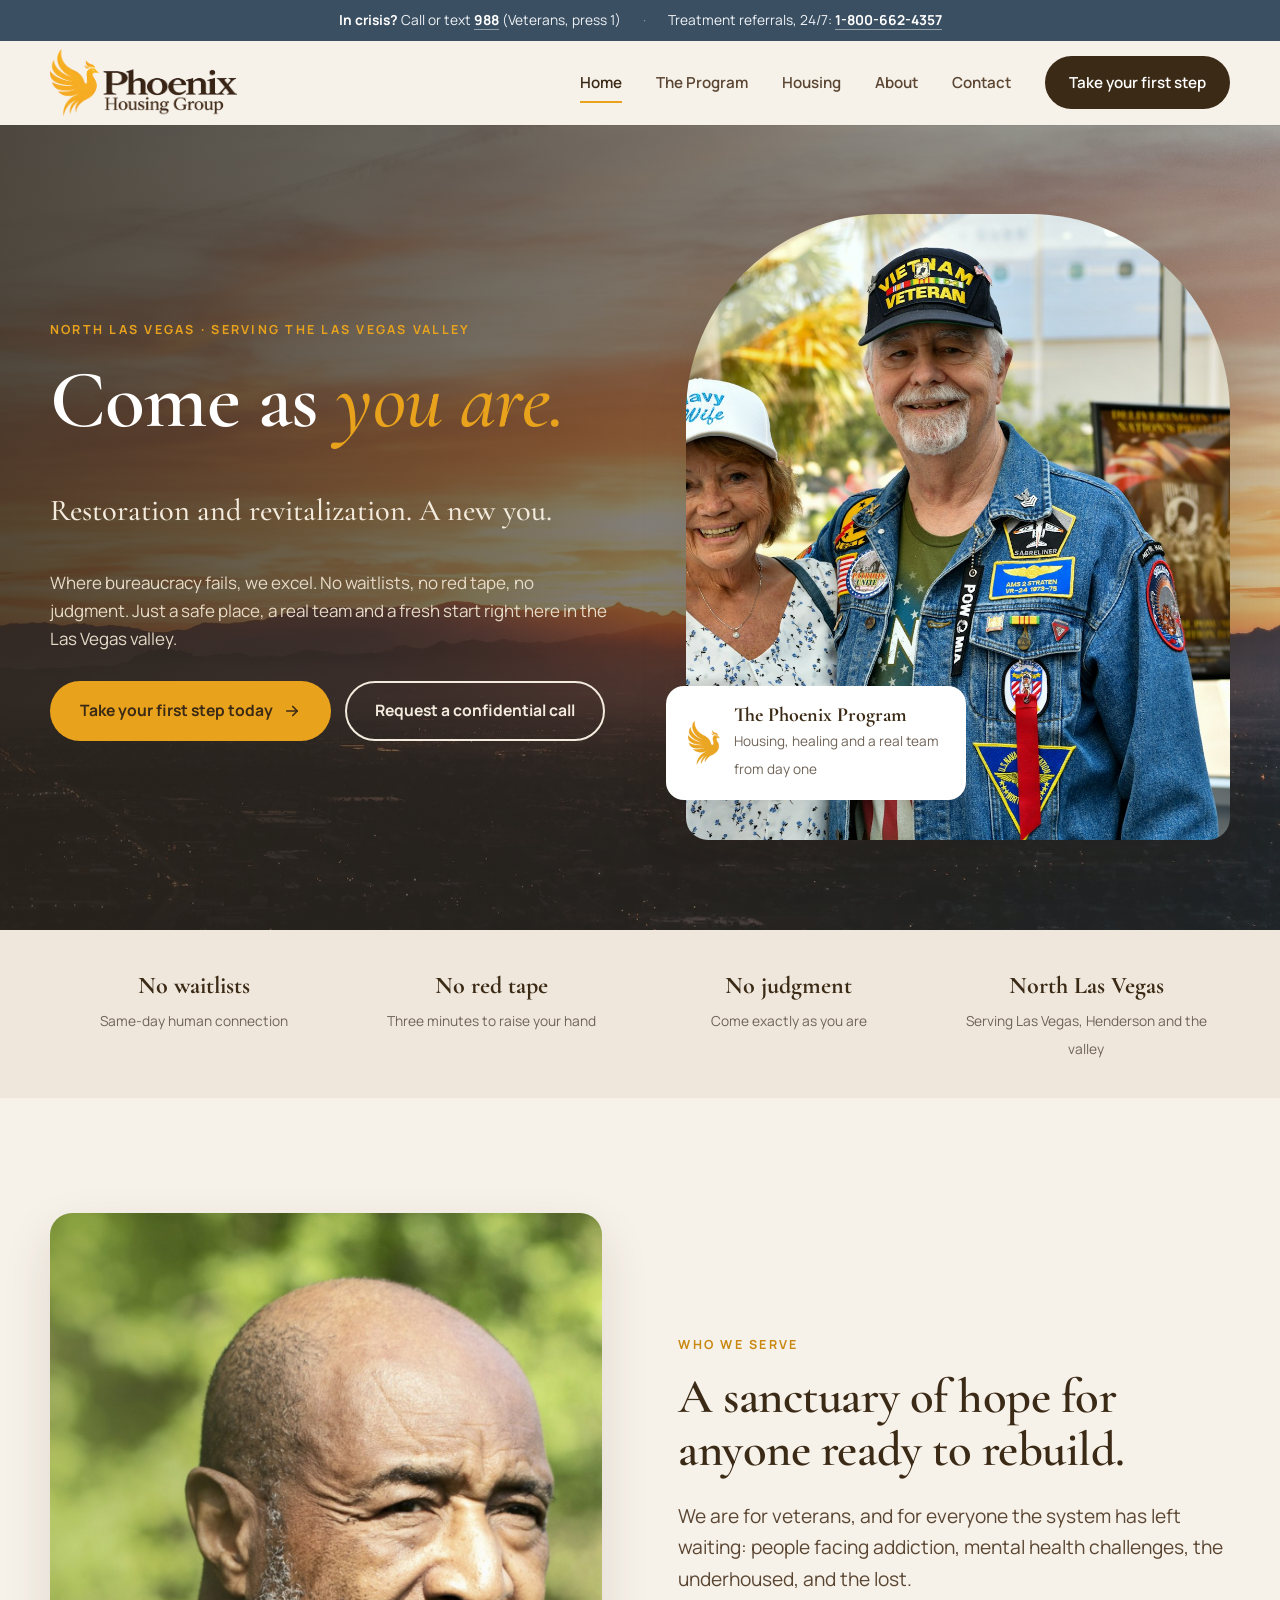
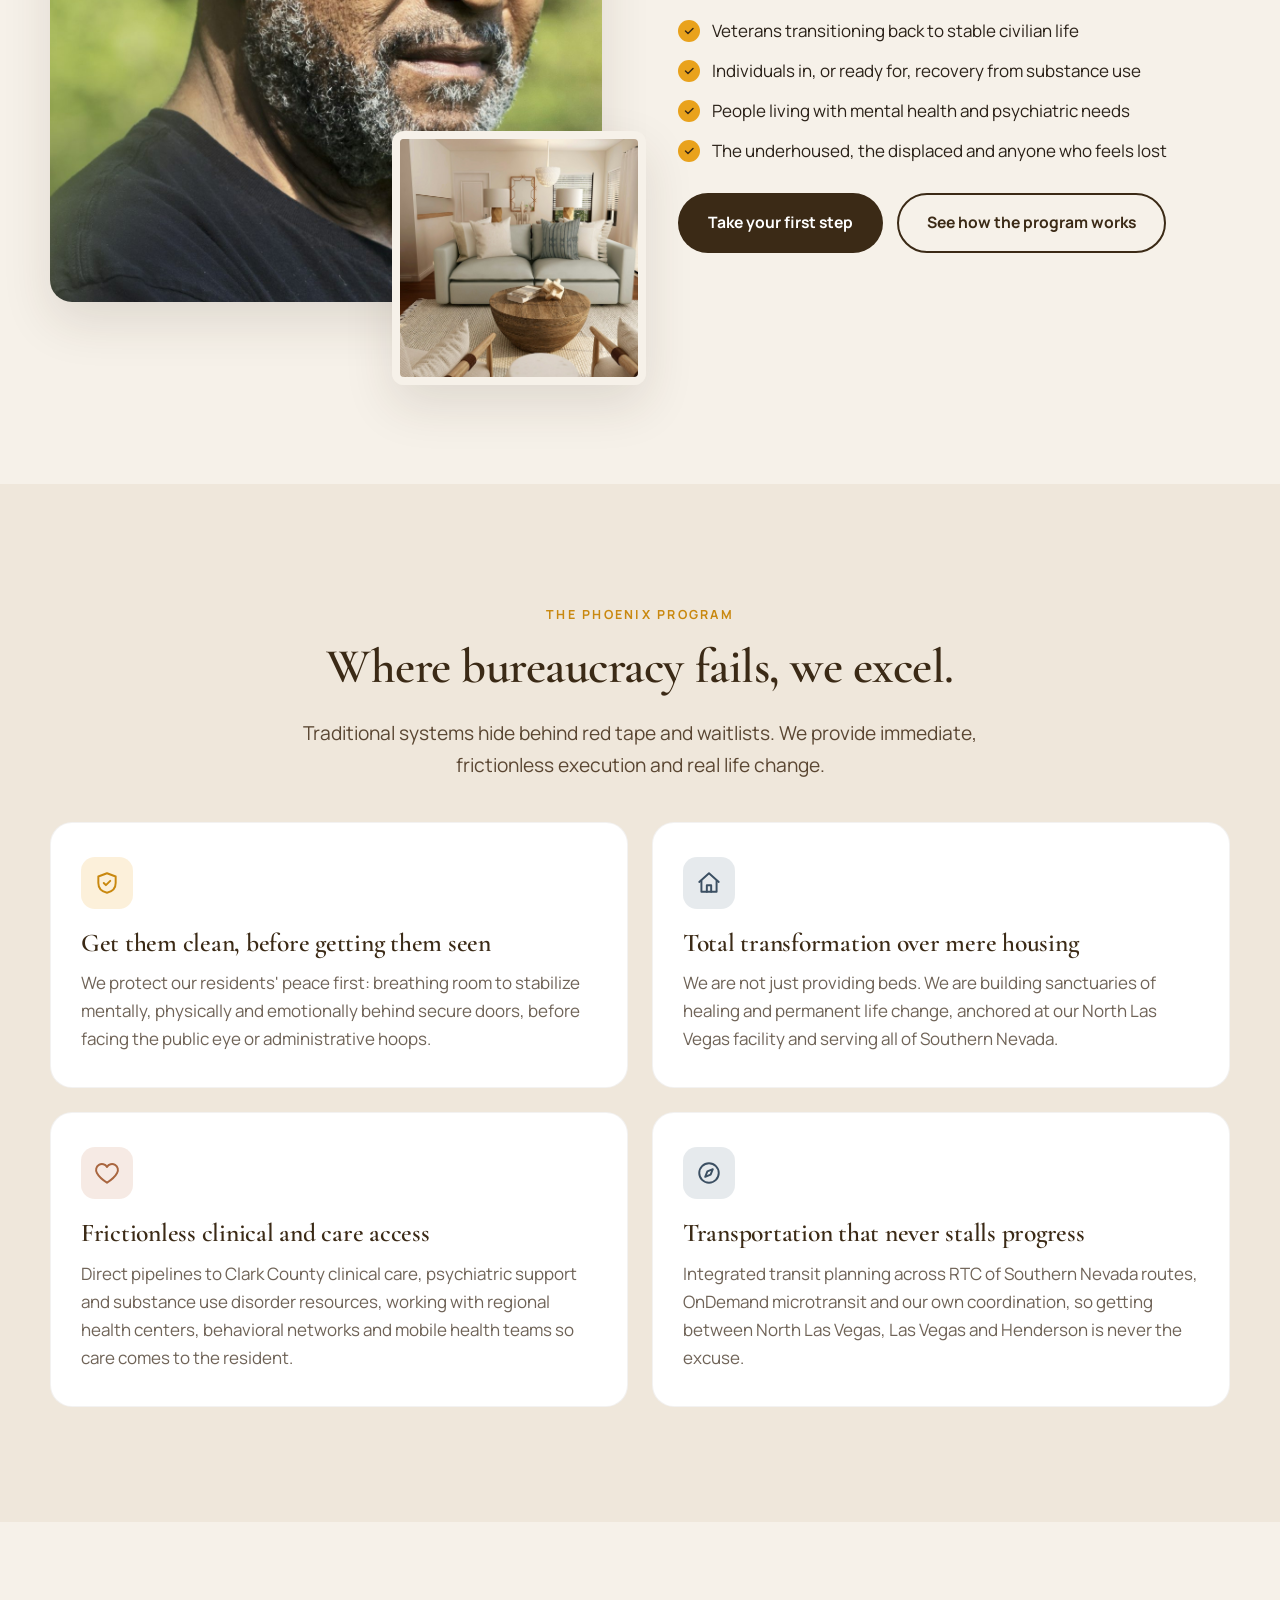
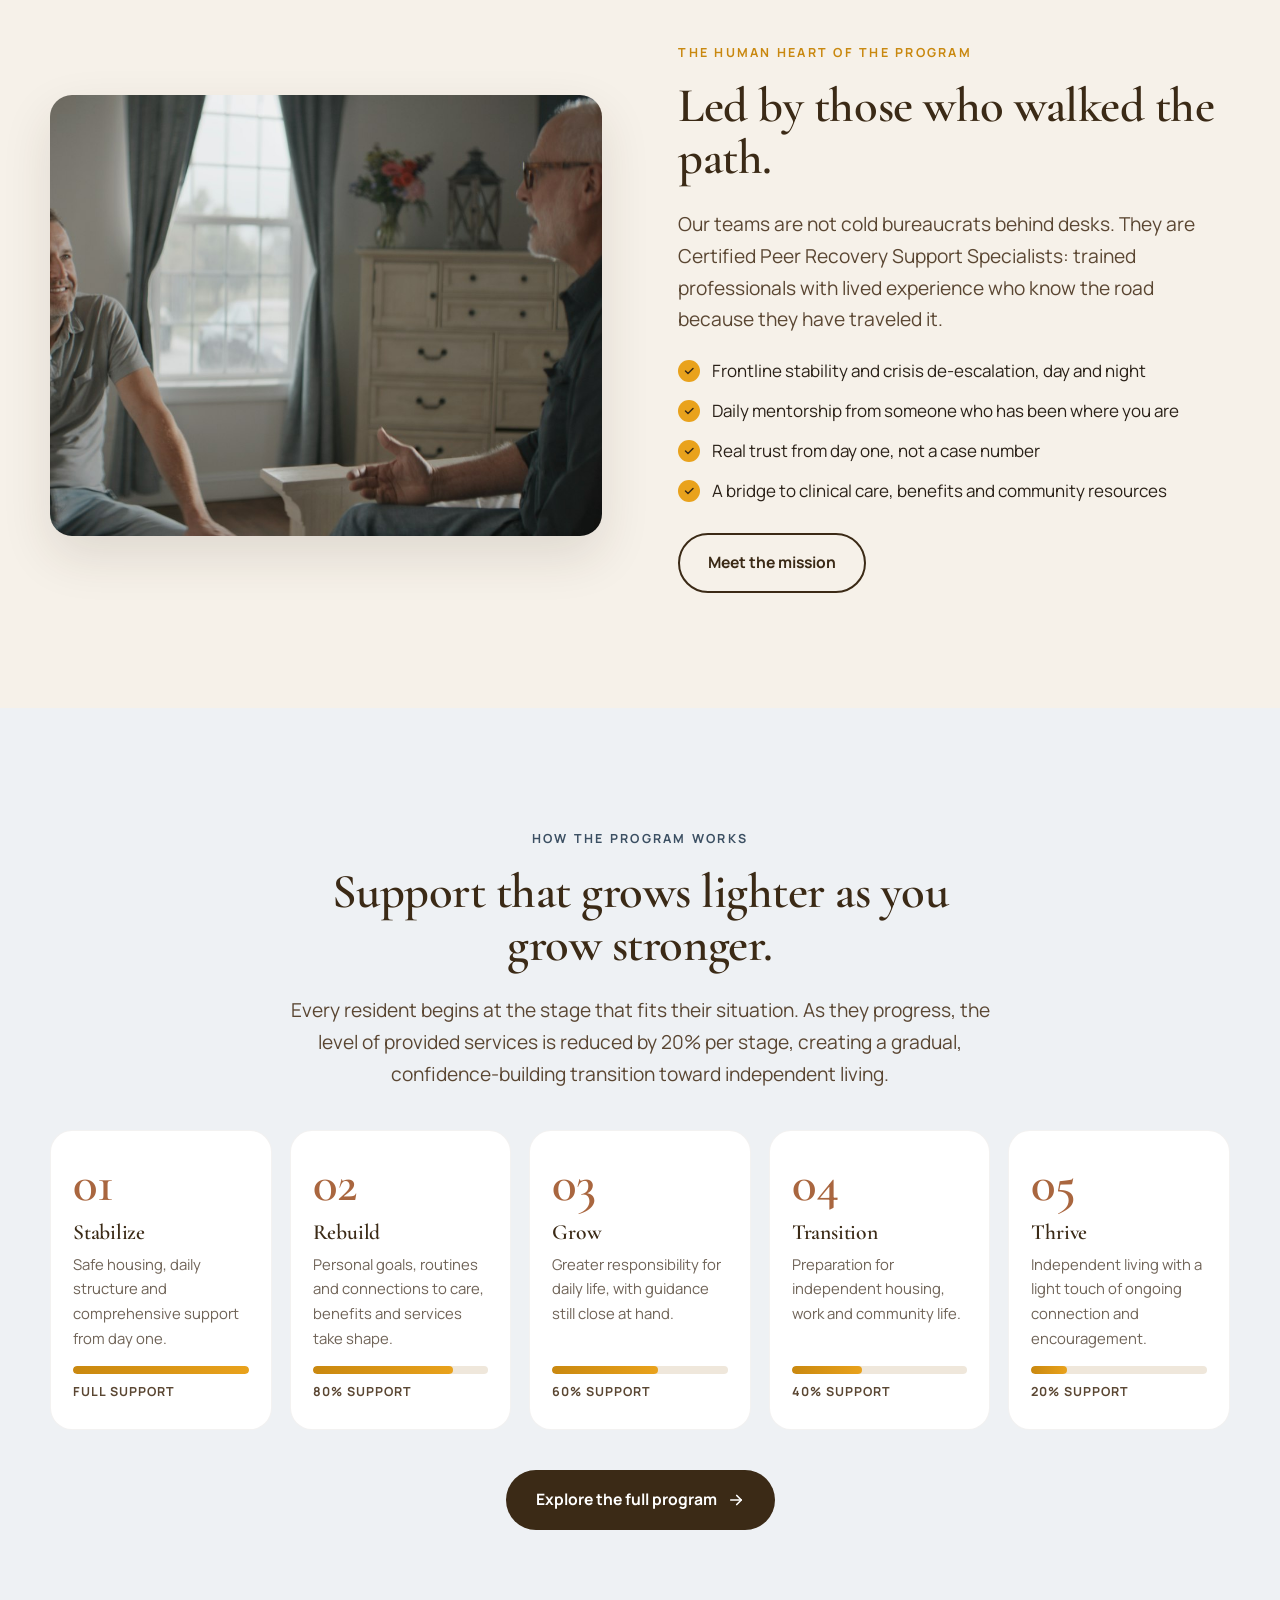
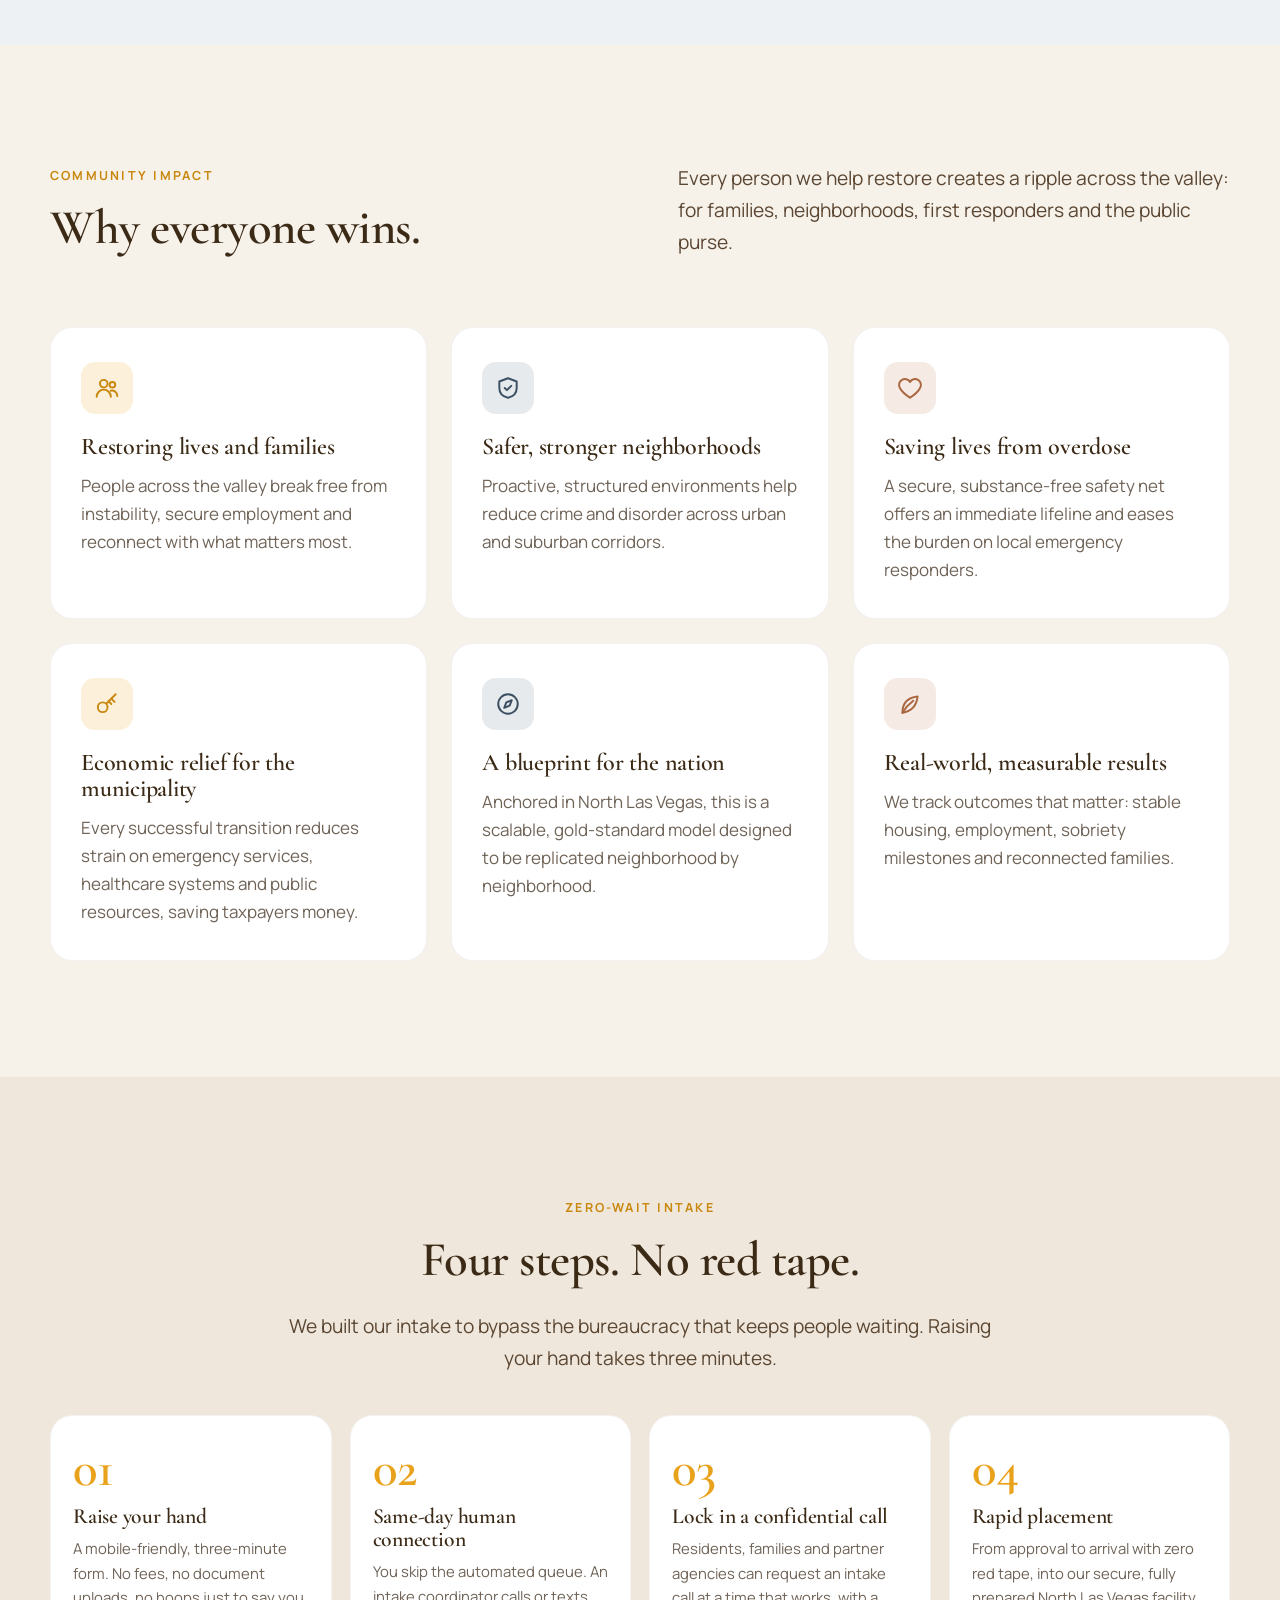
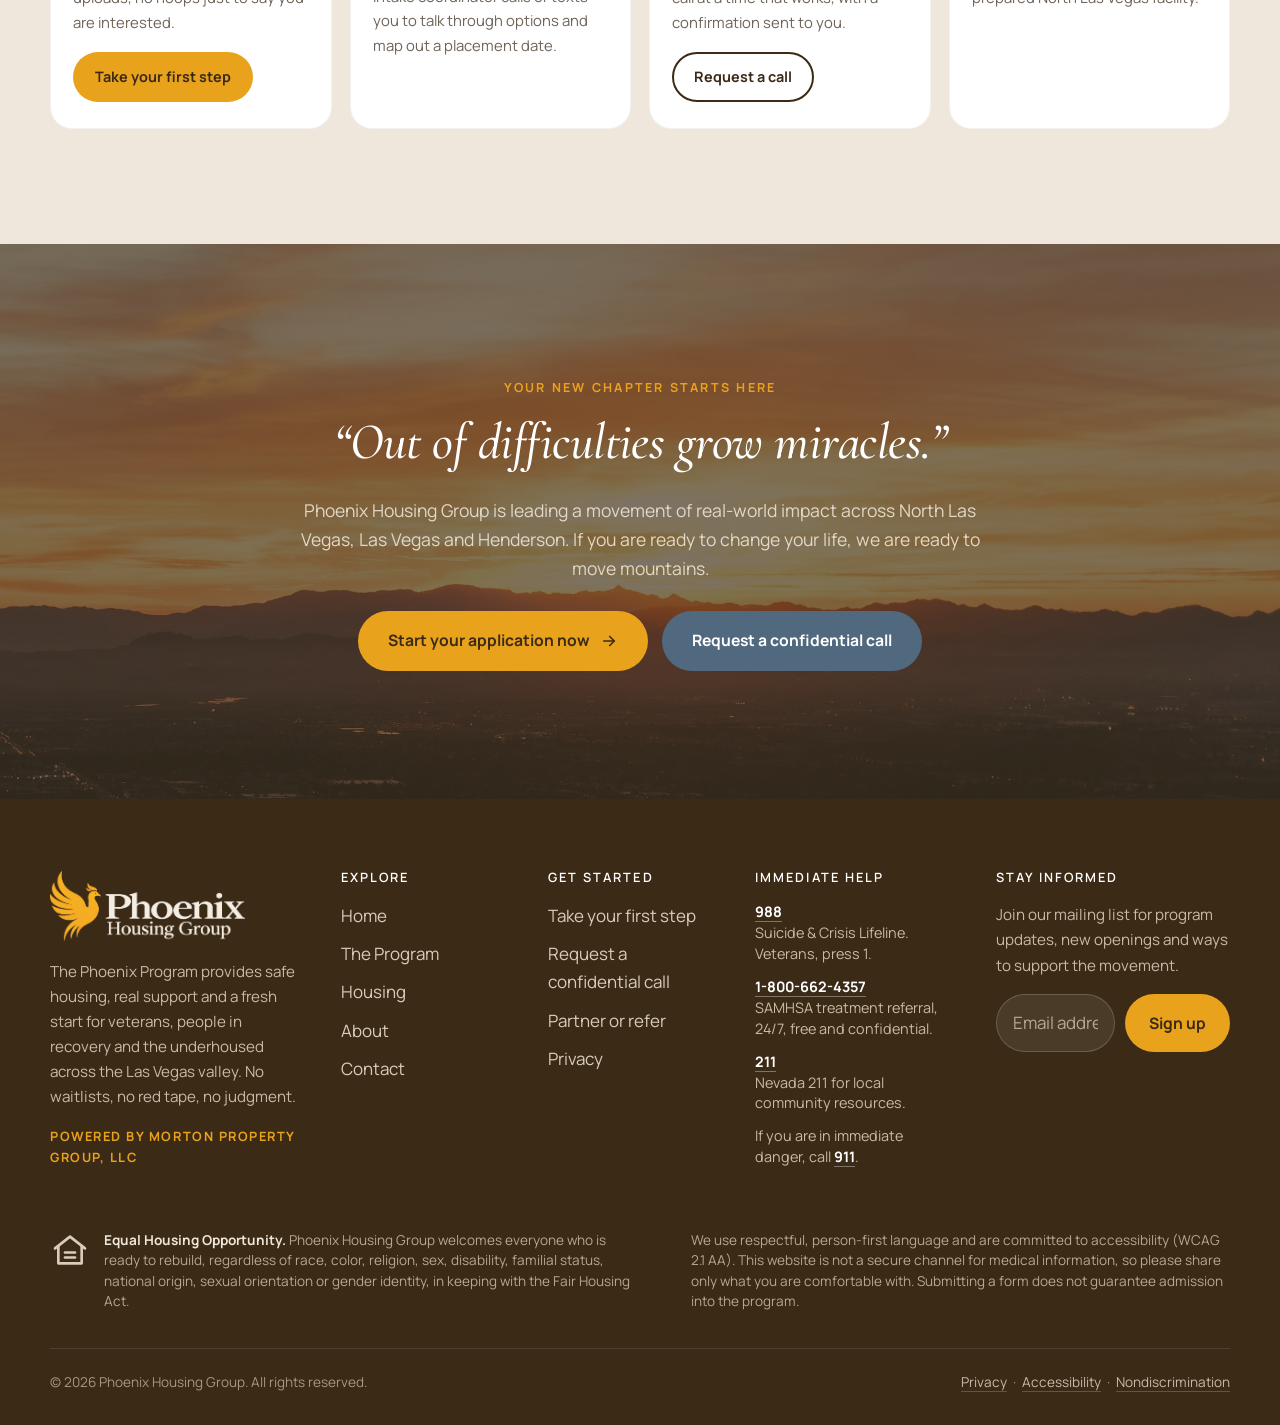
<file: index.html>
<!DOCTYPE html>
<html lang="en">
<head>
<meta charset="utf-8">
<meta name="viewport" content="width=device-width, initial-scale=1">
<title>Phoenix Housing Group | The Phoenix Program, North Las Vegas</title>
<meta name="description" content="Come as you are. The Phoenix Program provides safe housing, peer support and a fresh start for veterans, people in recovery and the underhoused across the Las Vegas valley. No waitlists, no red tape, no judgment.">
<link rel="canonical" href="https://www.phoenixhousinggroup.com/">
<meta property="og:type" content="website">
<meta property="og:site_name" content="Phoenix Housing Group">
<meta property="og:title" content="Phoenix Housing Group | The Phoenix Program, North Las Vegas">
<meta property="og:description" content="Come as you are. The Phoenix Program provides safe housing, peer support and a fresh start for veterans, people in recovery and the underhoused across the Las Vegas valley. No waitlists, no red tape, no judgment.">
<meta property="og:url" content="https://www.phoenixhousinggroup.com/">
<meta property="og:image" content="https://www.phoenixhousinggroup.com/assets/img/og-share.jpg">
<meta property="og:image:secure_url" content="https://www.phoenixhousinggroup.com/assets/img/og-share.jpg">
<meta property="og:image:type" content="image/jpeg">
<meta property="og:image:width" content="1200">
<meta property="og:image:height" content="630">
<meta property="og:image:alt" content="Phoenix Housing Group: Come as you are. Restoration and revitalization in the Las Vegas valley.">
<meta property="og:locale" content="en_US">
<meta name="twitter:card" content="summary_large_image">
<meta name="twitter:title" content="Phoenix Housing Group | The Phoenix Program, North Las Vegas">
<meta name="twitter:description" content="Come as you are. The Phoenix Program provides safe housing, peer support and a fresh start for veterans, people in recovery and the underhoused across the Las Vegas valley. No waitlists, no red tape, no judgment.">
<meta name="twitter:image" content="https://www.phoenixhousinggroup.com/assets/img/og-share.jpg">
<meta name="robots" content="index, follow, max-image-preview:large">
<meta name="author" content="Phoenix Housing Group">
<meta name="theme-color" content="#3b2a16">
<link rel="icon" type="image/png" href="assets/img/favicon.png">
<link rel="apple-touch-icon" href="assets/img/favicon.png">
<link rel="preconnect" href="https://fonts.googleapis.com">
<link rel="preconnect" href="https://fonts.gstatic.com" crossorigin>
<link href="https://fonts.googleapis.com/css2?family=Cormorant+Garamond:ital,wght@0,500;0,600;0,700;1,500&family=Manrope:wght@400;500;600;700;800&display=swap" rel="stylesheet">
<link rel="stylesheet" href="assets/css/style.css?v=1793136899">
<script type="application/ld+json">
{"@context":"https://schema.org","@type":"Organization","name":"Phoenix Housing Group","url":"https://www.phoenixhousinggroup.com","logo":"https://www.phoenixhousinggroup.com/assets/img/logo.png","description":"The Phoenix Program: supportive housing and restoration for veterans, people in recovery, and the underhoused in North Las Vegas and the Las Vegas valley.","areaServed":[{"@type":"City","name":"North Las Vegas"},{"@type":"City","name":"Las Vegas"},{"@type":"City","name":"Henderson"}]}
</script>
</head>
<body>
<a class="skip-link" href="#main">Skip to content</a>
<div class="help-bar">
  <div class="wrap">
    <span><strong>In crisis?</strong> Call or text <a href="tel:988">988</a> (Veterans, press 1)</span>
    <span class="sep">&middot;</span>
    <span>Treatment referrals, 24/7: <a href="tel:18006624357">1-800-662-4357</a></span>
  </div>
</div>
<header class="site-header">
  <div class="wrap">
    <a class="brand" href="index.html" aria-label="Phoenix Housing Group home"><img src="assets/img/logo.png" alt="Phoenix Housing Group"></a>
    <button class="nav-toggle" aria-label="Open menu" aria-expanded="false" aria-controls="nav"><span></span><span></span><span></span></button>
    <nav class="nav" id="nav" aria-label="Primary">
      <a href="index.html" class="active">Home</a><a href="program.html">The Program</a><a href="housing.html">Housing</a><a href="about.html">About</a><a href="contact.html">Contact</a>
      <a class="btn btn-primary" href="intake.html">Take your first step</a>
    </nav>
  </div>
</header>
<main id="main">

<section class="hero hero-sunrise">
  <img class="hero-bg" src="assets/img/sunrise-valley.jpg" alt="">
  <div class="wrap hero-grid">
    <div class="hero-copy">
      <span class="eyebrow">North Las Vegas · Serving the Las Vegas valley</span>
      <h1>Come as <span>you are.</span></h1>
      <p class="lead">Restoration and revitalization. A new you.</p>
      <p class="tagline">Where bureaucracy fails, we excel. No waitlists, no red tape, no judgment. Just a safe place, a real team and a fresh start right here in the Las Vegas valley.</p>
      <div class="hero-actions">
        <a class="btn btn-gold" href="intake.html">Take your first step today <svg viewBox="0 0 24 24" fill="none" stroke="currentColor" stroke-width="2.2" stroke-linecap="round" stroke-linejoin="round"><path d="M5 12h14"/><path d="M13 6l6 6-6 6"/></svg></a>
        <a class="btn btn-outline light" href="schedule.html">Request a confidential call</a>
      </div>
    </div>
    <div class="hero-media reveal">
      <img class="photo" src="assets/img/hero-veterans.jpg" alt="A smiling veteran couple" width="1200" height="1500">
      <div class="badge">
        <img src="assets/img/logo-mark.png" alt="">
        <div><strong>The Phoenix Program</strong><small>Housing, healing and a real team from day one</small></div>
      </div>
    </div>
  </div>
</section>

<section class="trust">
  <div class="wrap">
    <div class="item"><strong>No waitlists</strong><span>Same-day human connection</span></div>
    <div class="item"><strong>No red tape</strong><span>Three minutes to raise your hand</span></div>
    <div class="item"><strong>No judgment</strong><span>Come exactly as you are</span></div>
    <div class="item"><strong>North Las Vegas</strong><span>Serving Las Vegas, Henderson and the valley</span></div>
  </div>
</section>

<section class="section">
  <div class="wrap split">
    <div class="photo-stack reveal">
      <img class="photo tall" src="assets/img/veteran-elder.jpg" alt="An older man outdoors in warm light" style="object-position:75% 30%" width="1200" height="1500">
      <img class="photo-2" src="assets/img/living-room-1.jpg" alt="A bright, welcoming living room" width="800" height="800">
    </div>
    <div class="reveal">
      <span class="eyebrow">Who we serve</span>
      <h2>A sanctuary of hope for anyone ready to rebuild.</h2>
      <p class="lead">We are for veterans, and for everyone the system has left waiting: people facing addiction, mental health challenges, the underhoused, and the lost.</p>
      <ul class="check-list">
        <li>Veterans transitioning back to stable civilian life</li>
        <li>Individuals in, or ready for, recovery from substance use</li>
        <li>People living with mental health and psychiatric needs</li>
        <li>The underhoused, the displaced and anyone who feels lost</li>
      </ul>
      <div class="hero-actions">
        <a class="btn btn-primary" href="intake.html">Take your first step</a>
        <a class="btn btn-outline" href="program.html">See how the program works</a>
      </div>
    </div>
  </div>
</section>

<section class="section sand" id="manifesto">
  <div class="wrap">
    <div class="center narrow reveal" style="margin-bottom:40px"><span class="eyebrow">The Phoenix Program</span><h2>Where bureaucracy fails, we excel.</h2><p class="lead">Traditional systems hide behind red tape and waitlists. We provide immediate, frictionless execution and real life change.</p></div>
    <div class="cards manifesto">
      <div class="card reveal"><div class="icon"><svg viewBox="0 0 24 24" fill="none" stroke-width="1.8" stroke-linecap="round" stroke-linejoin="round"><path d="M12 3l8 3v6c0 5-3.5 8-8 9-4.5-1-8-4-8-9V6z"/><path d="M9 12l2 2 4-4"/></svg></div><h3>Get them clean, before getting them seen</h3><p>We protect our residents' peace first: breathing room to stabilize mentally, physically and emotionally behind secure doors, before facing the public eye or administrative hoops.</p></div>
      <div class="card reveal"><div class="icon"><svg viewBox="0 0 24 24" fill="none" stroke-width="1.8" stroke-linecap="round" stroke-linejoin="round"><path d="M3 11l9-8 9 8"/><path d="M5 10v10h14V10"/><path d="M10 20v-6h4v6"/></svg></div><h3>Total transformation over mere housing</h3><p>We are not just providing beds. We are building sanctuaries of healing and permanent life change, anchored at our North Las Vegas facility and serving all of Southern Nevada.</p></div>
      <div class="card reveal"><div class="icon"><svg viewBox="0 0 24 24" fill="none" stroke-width="1.8" stroke-linecap="round" stroke-linejoin="round"><path d="M12 21s-7-4.6-9.3-9A5.2 5.2 0 0 1 12 6.4 5.2 5.2 0 0 1 21.3 12C19 16.4 12 21 12 21z"/></svg></div><h3>Frictionless clinical and care access</h3><p>Direct pipelines to Clark County clinical care, psychiatric support and substance use disorder resources, working with regional health centers, behavioral networks and mobile health teams so care comes to the resident.</p></div>
      <div class="card reveal"><div class="icon"><svg viewBox="0 0 24 24" fill="none" stroke-width="1.8" stroke-linecap="round" stroke-linejoin="round"><circle cx="12" cy="12" r="9"/><path d="M15.5 8.5l-2 5-5 2 2-5z"/></svg></div><h3>Transportation that never stalls progress</h3><p>Integrated transit planning across RTC of Southern Nevada routes, OnDemand microtransit and our own coordination, so getting between North Las Vegas, Las Vegas and Henderson is never the excuse.</p></div>
    </div>
  </div>
</section>


<section class="section">
  <div class="wrap split">
    <div class="reveal"><img class="photo" src="assets/img/peer-support.jpg" alt="Two men in relaxed conversation in a bright room" style="object-position:50% 35%" width="1200" height="960"></div>
    <div class="reveal">
      <span class="eyebrow">The human heart of the program</span>
      <h2>Led by those who walked the path.</h2>
      <p class="lead">Our teams are not cold bureaucrats behind desks. They are Certified Peer Recovery Support Specialists: trained professionals with lived experience who know the road because they have traveled it.</p>
      <ul class="check-list">
        <li>Frontline stability and crisis de-escalation, day and night</li>
        <li>Daily mentorship from someone who has been where you are</li>
        <li>Real trust from day one, not a case number</li>
        <li>A bridge to clinical care, benefits and community resources</li>
      </ul>
      <a class="btn btn-outline" href="about.html">Meet the mission</a>
    </div>
  </div>
</section>

<section class="section slate">
  <div class="wrap">
    <div class="center narrow reveal">
      <span class="eyebrow">How the program works</span>
      <h2>Support that grows lighter as you grow stronger.</h2>
      <p class="lead">Every resident begins at the stage that fits their situation. As they progress, the level of provided services is reduced by 20% per stage, creating a gradual, confidence-building transition toward independent living.</p>
    </div>
    <div class="stages">
      <div class="stage reveal"><div class="num">01</div><h3>Stabilize</h3><p>Safe housing, daily structure and comprehensive support from day one.</p><div class="meter"><i style="width:100%"></i></div><small>Full support</small></div>
      <div class="stage reveal"><div class="num">02</div><h3>Rebuild</h3><p>Personal goals, routines and connections to care, benefits and services take shape.</p><div class="meter"><i style="width:80%"></i></div><small>80% support</small></div>
      <div class="stage reveal"><div class="num">03</div><h3>Grow</h3><p>Greater responsibility for daily life, with guidance still close at hand.</p><div class="meter"><i style="width:60%"></i></div><small>60% support</small></div>
      <div class="stage reveal"><div class="num">04</div><h3>Transition</h3><p>Preparation for independent housing, work and community life.</p><div class="meter"><i style="width:40%"></i></div><small>40% support</small></div>
      <div class="stage reveal"><div class="num">05</div><h3>Thrive</h3><p>Independent living with a light touch of ongoing connection and encouragement.</p><div class="meter"><i style="width:20%"></i></div><small>20% support</small></div>
    </div>
    <div class="center" style="margin-top:40px"><a class="btn btn-primary" href="program.html">Explore the full program <svg viewBox="0 0 24 24" fill="none" stroke="currentColor" stroke-width="2.2" stroke-linecap="round" stroke-linejoin="round"><path d="M5 12h14"/><path d="M13 6l6 6-6 6"/></svg></a></div>
  </div>
</section>

<section class="section">
  <div class="wrap">
    <div class="split" style="align-items:end;margin-bottom:48px">
      <div class="reveal"><span class="eyebrow">Community impact</span><h2>Why everyone wins.</h2></div>
      <p class="lead reveal">Every person we help restore creates a ripple across the valley: for families, neighborhoods, first responders and the public purse.</p>
    </div>
    <div class="cards">
      <div class="card reveal"><div class="icon"><svg viewBox="0 0 24 24" fill="none" stroke-width="1.8" stroke-linecap="round" stroke-linejoin="round"><circle cx="9" cy="8" r="3.5"/><path d="M2.5 20a6.5 6.5 0 0 1 13 0"/><circle cx="17" cy="9" r="2.6"/><path d="M15.5 14.5a5 5 0 0 1 6 5"/></svg></div><h3>Restoring lives and families</h3><p>People across the valley break free from instability, secure employment and reconnect with what matters most.</p></div>
      <div class="card reveal"><div class="icon"><svg viewBox="0 0 24 24" fill="none" stroke-width="1.8" stroke-linecap="round" stroke-linejoin="round"><path d="M12 3l8 3v6c0 5-3.5 8-8 9-4.5-1-8-4-8-9V6z"/><path d="M9 12l2 2 4-4"/></svg></div><h3>Safer, stronger neighborhoods</h3><p>Proactive, structured environments help reduce crime and disorder across urban and suburban corridors.</p></div>
      <div class="card reveal"><div class="icon"><svg viewBox="0 0 24 24" fill="none" stroke-width="1.8" stroke-linecap="round" stroke-linejoin="round"><path d="M12 21s-7-4.6-9.3-9A5.2 5.2 0 0 1 12 6.4 5.2 5.2 0 0 1 21.3 12C19 16.4 12 21 12 21z"/></svg></div><h3>Saving lives from overdose</h3><p>A secure, substance-free safety net offers an immediate lifeline and eases the burden on local emergency responders.</p></div>
      <div class="card reveal"><div class="icon"><svg viewBox="0 0 24 24" fill="none" stroke-width="1.8" stroke-linecap="round" stroke-linejoin="round"><circle cx="8" cy="15" r="4.5"/><path d="M11.5 11.5L20 3"/><path d="M16 7l3 3"/><path d="M13.5 9.5l2.5 2.5"/></svg></div><h3>Economic relief for the municipality</h3><p>Every successful transition reduces strain on emergency services, healthcare systems and public resources, saving taxpayers money.</p></div>
      <div class="card reveal"><div class="icon"><svg viewBox="0 0 24 24" fill="none" stroke-width="1.8" stroke-linecap="round" stroke-linejoin="round"><circle cx="12" cy="12" r="9"/><path d="M15.5 8.5l-2 5-5 2 2-5z"/></svg></div><h3>A blueprint for the nation</h3><p>Anchored in North Las Vegas, this is a scalable, gold-standard model designed to be replicated neighborhood by neighborhood.</p></div>
      <div class="card reveal"><div class="icon"><svg viewBox="0 0 24 24" fill="none" stroke-width="1.8" stroke-linecap="round" stroke-linejoin="round"><path d="M5 20c0-9 5-14 14-15-1 9-6 14-14 15z"/><path d="M5 20c3-5 6-8 10-11"/></svg></div><h3>Real-world, measurable results</h3><p>We track outcomes that matter: stable housing, employment, sobriety milestones and reconnected families.</p></div>
    </div>
  </div>
</section>


<section class="section sand" id="how-it-works">
  <div class="wrap">
    <div class="center narrow reveal"><span class="eyebrow">Zero-wait intake</span><h2>Four steps. No red tape.</h2><p class="lead">We built our intake to bypass the bureaucracy that keeps people waiting. Raising your hand takes three minutes.</p></div>
    <div class="stages flow">
      <div class="stage reveal"><div class="num">01</div><h3>Raise your hand</h3><p>A mobile-friendly, three-minute form. No fees, no document uploads, no hoops just to say you are interested.</p><a class="btn btn-gold" href="intake.html">Take your first step</a></div>
      <div class="stage reveal"><div class="num">02</div><h3>Same-day human connection</h3><p>You skip the automated queue. An intake coordinator calls or texts you to talk through options and map out a placement date.</p></div>
      <div class="stage reveal"><div class="num">03</div><h3>Lock in a confidential call</h3><p>Residents, families and partner agencies can request an intake call at a time that works, with a confirmation sent to you.</p><a class="btn btn-outline" href="schedule.html">Request a call</a></div>
      <div class="stage reveal"><div class="num">04</div><h3>Rapid placement</h3><p>From approval to arrival with zero red tape, into our secure, fully prepared North Las Vegas facility.</p></div>
    </div>
  </div>
</section>

</main>
<section class="closing">
  <img class="bg-photo" src="assets/img/sunrise-valley.jpg" alt="">
  <div class="wrap narrow center">
    <span class="eyebrow">Your new chapter starts here</span>
    <h2>“Out of difficulties grow miracles.”</h2>
    <p>Phoenix Housing Group is leading a movement of real-world impact across North Las Vegas, Las Vegas and Henderson. If you are ready to change your life, we are ready to move mountains.</p>
    <div class="hero-actions" style="justify-content:center">
      <a class="btn btn-gold" href="intake.html">Start your application now <svg viewBox="0 0 24 24" fill="none" stroke="currentColor" stroke-width="2.2" stroke-linecap="round" stroke-linejoin="round"><path d="M5 12h14"/><path d="M13 6l6 6-6 6"/></svg></a>
      <a class="btn btn-slate" href="schedule.html">Request a confidential call</a>
    </div>
  </div>
</section>
<footer class="site-footer">
  <div class="wrap">
    <div class="footer-grid">
      <div class="footer-brand">
        <img class="logo" src="assets/img/logo-light.png" alt="Phoenix Housing Group">
        <p>The Phoenix Program provides safe housing, real support and a fresh start for veterans, people in recovery and the underhoused across the Las Vegas valley. No waitlists, no red tape, no judgment.</p>
        <p class="powered">Powered by Morton Property Group, LLC</p>
      </div>
      <div>
        <h4>Explore</h4>
        <ul>
          <li><a href="index.html">Home</a></li>
          <li><a href="program.html">The Program</a></li>
          <li><a href="housing.html">Housing</a></li>
          <li><a href="about.html">About</a></li>
          <li><a href="contact.html">Contact</a></li>
        </ul>
      </div>
      <div>
        <h4>Get started</h4>
        <ul>
          <li><a href="intake.html">Take your first step</a></li>
          <li><a href="schedule.html">Request a confidential call</a></li>
          <li><a href="contact.html#partners">Partner or refer</a></li>
          <li><a href="privacy.html">Privacy</a></li>
        </ul>
      </div>
      <div class="footer-help">
        <h4>Immediate help</h4>
        <ul>
          <li><a href="tel:988">988</a><br>Suicide &amp; Crisis Lifeline. Veterans, press 1.</li>
          <li><a href="tel:18006624357">1-800-662-4357</a><br>SAMHSA treatment referral, 24/7, free and confidential.</li>
          <li><a href="tel:211">211</a><br>Nevada 211 for local community resources.</li>
          <li>If you are in immediate danger, call <a href="tel:911">911</a>.</li>
        </ul>
      </div>
      <div class="footer-news">
        <h4>Stay informed</h4>
        <p>Join our mailing list for program updates, new openings and ways to support the movement.</p>
        <form class="newsletter" action="https://formsubmit.co/admin@phoenixhousinggroup.com" method="POST" data-phg-form>
          <input type="hidden" name="_subject" value="Newsletter signup (phoenixhousinggroup.com)">
          <input type="hidden" name="_next" value="https://www.phoenixhousinggroup.com/thank-you">
          <input type="hidden" name="_template" value="table">
          <input type="hidden" name="_captcha" value="false">
          <input type="hidden" name="form_type" value="Newsletter">
          <input type="text" name="_honey" class="honey" tabindex="-1" autocomplete="off">
          <label class="honey" for="nl-email">Email</label>
          <input id="nl-email" type="email" name="email" placeholder="Email address" required>
          <button class="btn btn-gold" type="submit">Sign up</button>
        </form>
      </div>
    </div>
    <div class="footer-legal">
      <div class="eho">
        <svg viewBox="0 0 24 24" fill="none" stroke-width="1.6" stroke-linecap="round" stroke-linejoin="round" aria-hidden="true"><path d="M3 11l9-7 9 7"/><path d="M5 10v10h14V10"/><path d="M9 13.5h6"/><path d="M9 16.5h6"/></svg>
        <p><strong>Equal Housing Opportunity.</strong> Phoenix Housing Group welcomes everyone who is ready to rebuild, regardless of race, color, religion, sex, disability, familial status, national origin, sexual orientation or gender identity, in keeping with the Fair Housing Act.</p>
      </div>
      <p>We use respectful, person-first language and are committed to accessibility (WCAG 2.1 AA). This website is not a secure channel for medical information, so please share only what you are comfortable with. Submitting a form does not guarantee admission into the program.</p>
    </div>
    <div class="footer-bottom">
      <span>&copy; <span data-year>2026</span> Phoenix Housing Group. All rights reserved.</span>
      <span><a href="privacy.html">Privacy</a> &nbsp;&middot;&nbsp; <a href="privacy.html#accessibility">Accessibility</a> &nbsp;&middot;&nbsp; <a href="privacy.html#nondiscrimination">Nondiscrimination</a></span>
    </div>
  </div>
</footer>
<script src="assets/js/main.js?v=1793136899"></script>
</body>
</html>
</file>
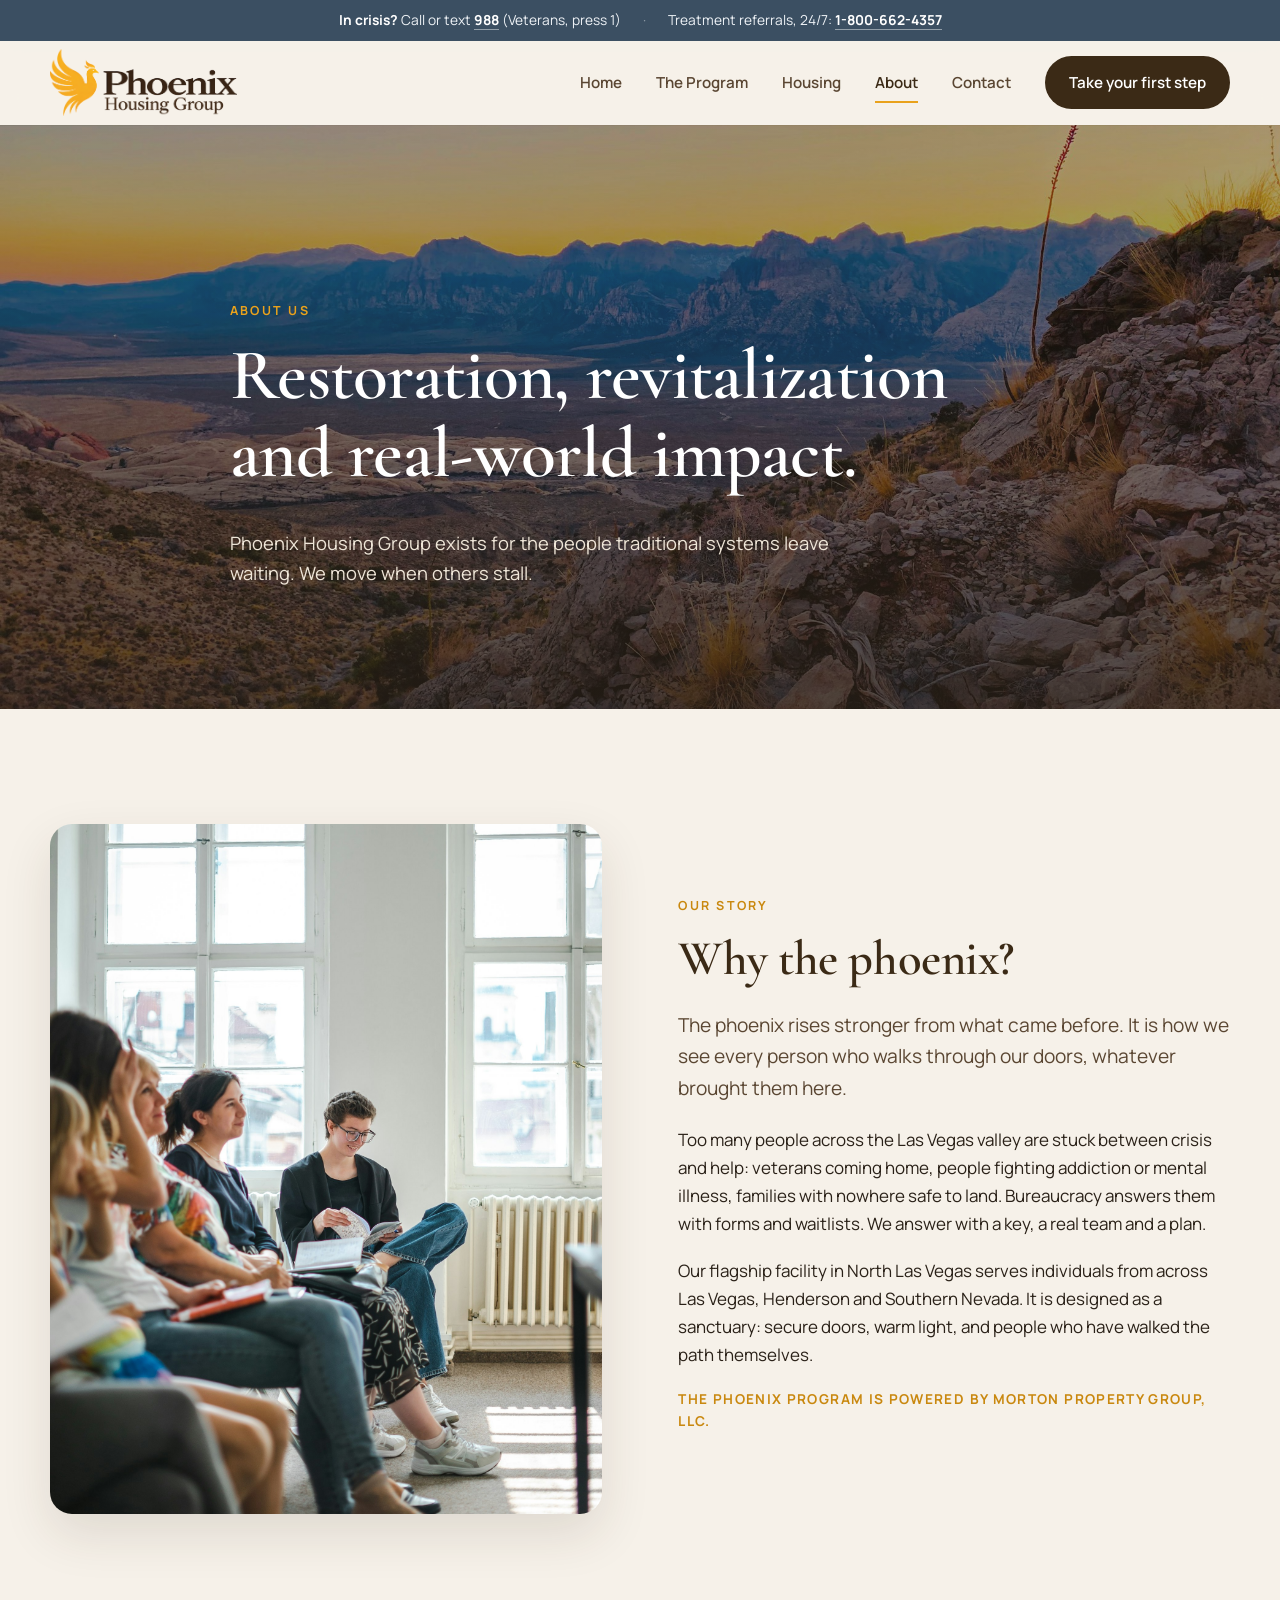
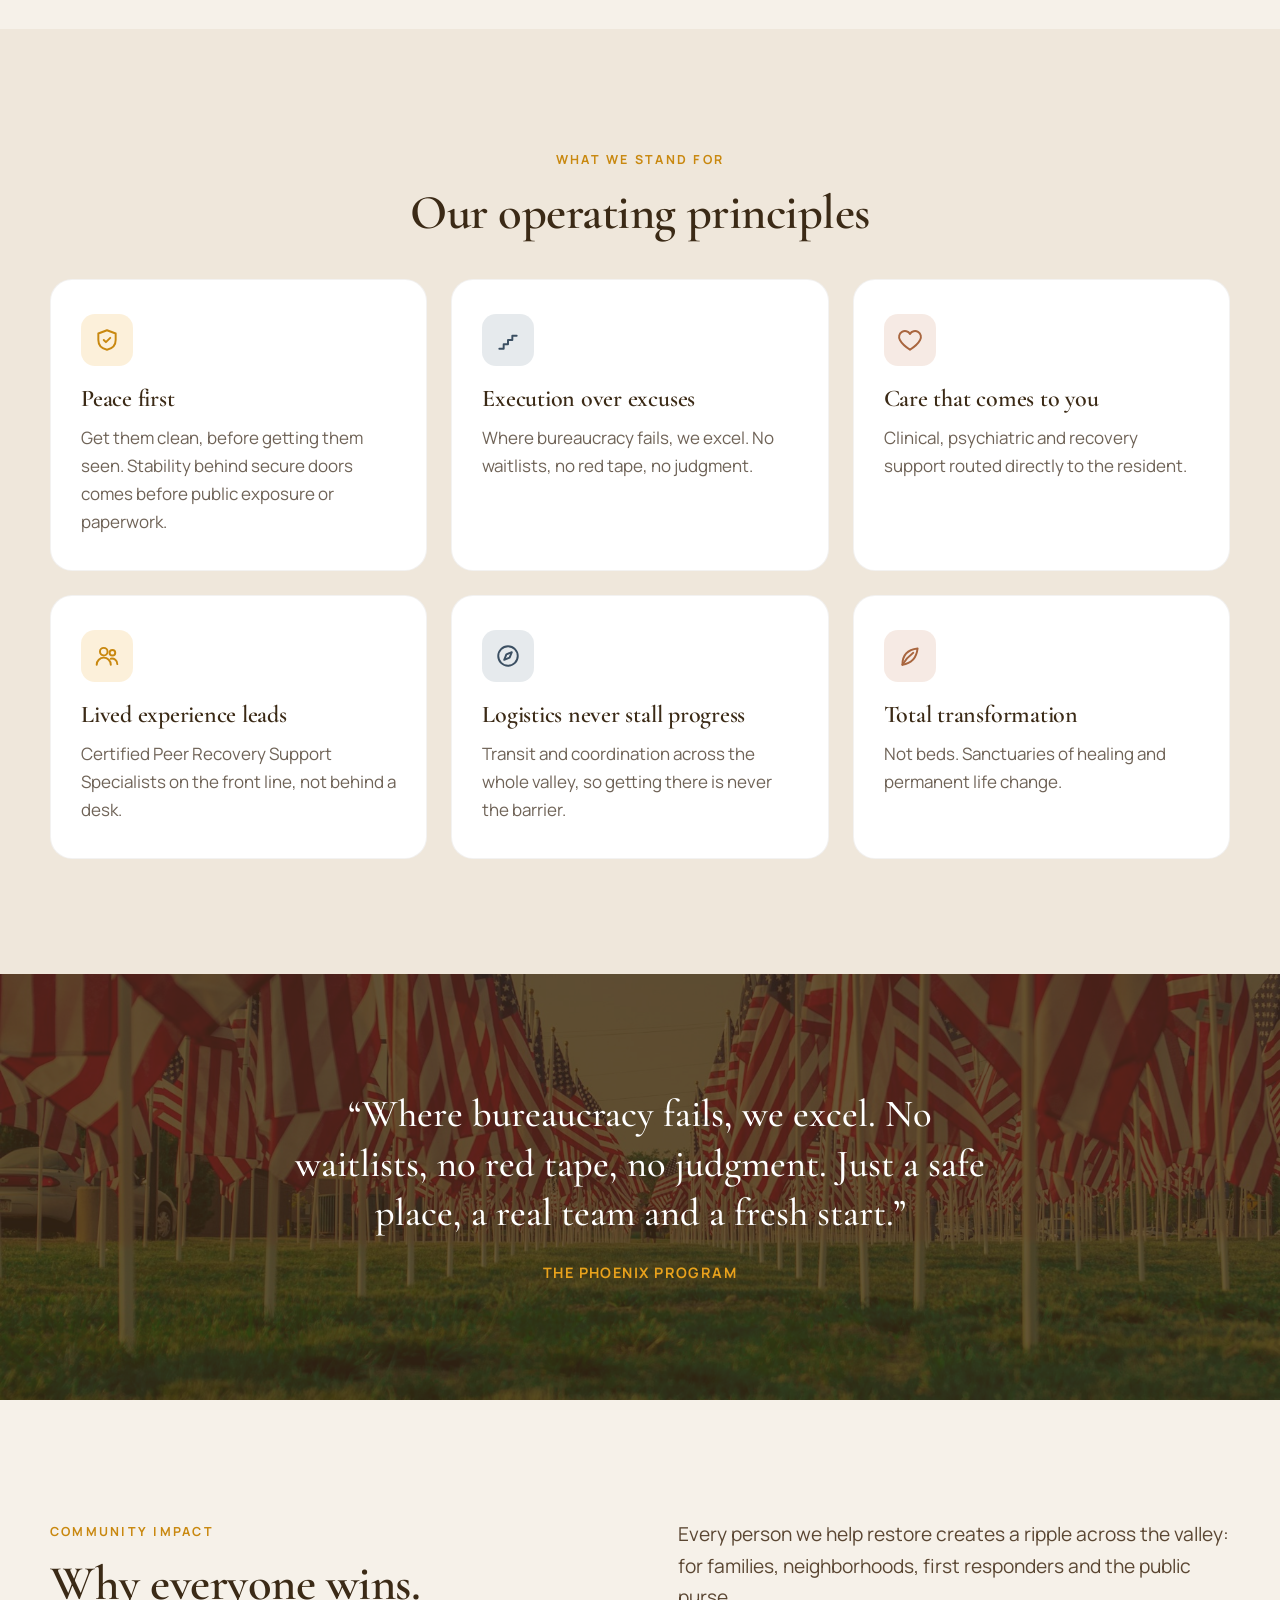
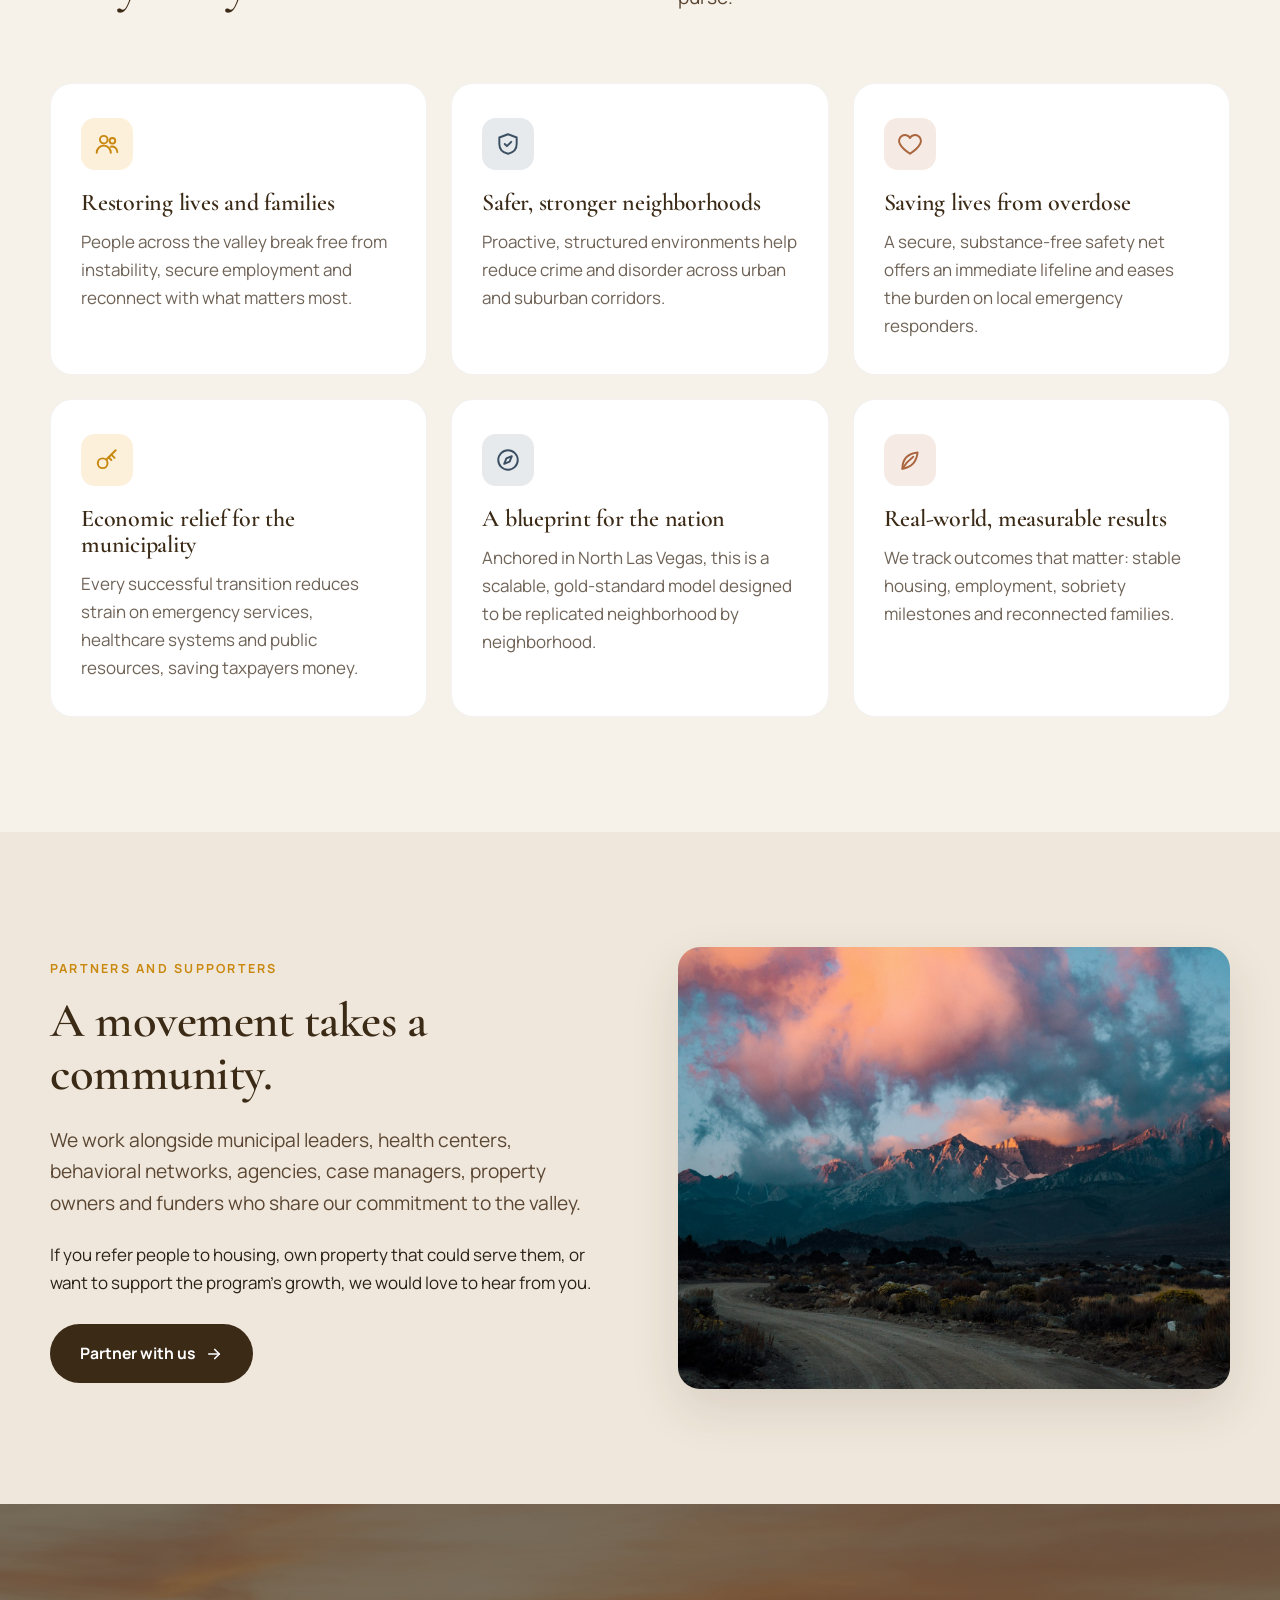
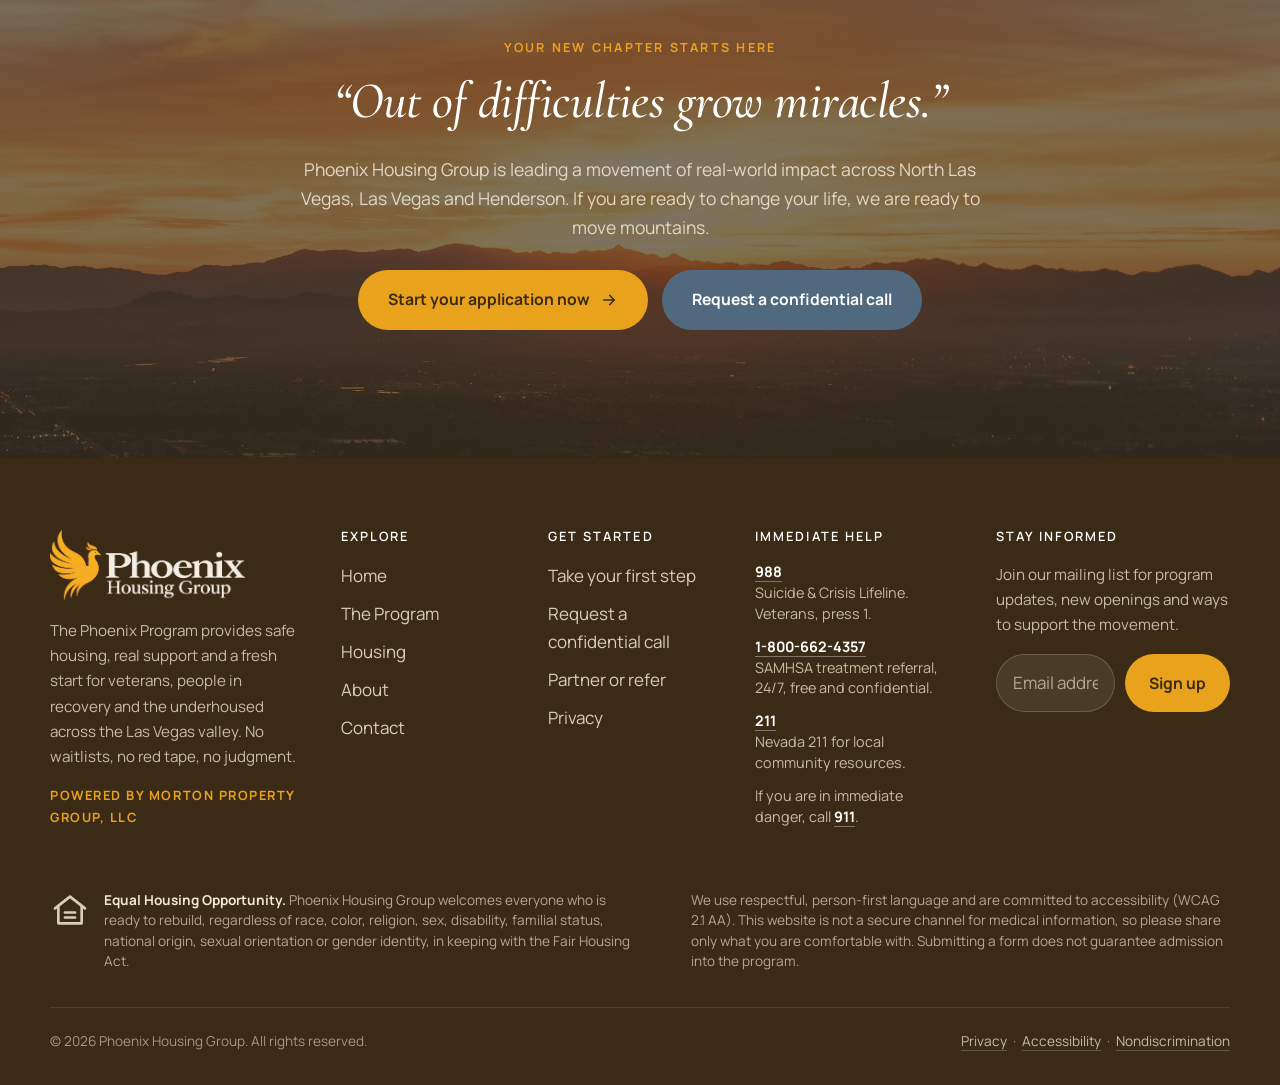
<file: about.html>
<!DOCTYPE html>
<html lang="en">
<head>
<meta charset="utf-8">
<meta name="viewport" content="width=device-width, initial-scale=1">
<title>About | Phoenix Housing Group</title>
<meta name="description" content="Phoenix Housing Group runs The Phoenix Program from North Las Vegas: restoration, revitalization and real-world impact for veterans, people in recovery and the underhoused across the Las Vegas valley. Powered by Morton Property Group, LLC.">
<link rel="canonical" href="https://www.phoenixhousinggroup.com/about">
<meta property="og:type" content="website">
<meta property="og:site_name" content="Phoenix Housing Group">
<meta property="og:title" content="About | Phoenix Housing Group">
<meta property="og:description" content="Phoenix Housing Group runs The Phoenix Program from North Las Vegas: restoration, revitalization and real-world impact for veterans, people in recovery and the underhoused across the Las Vegas valley. Powered by Morton Property Group, LLC.">
<meta property="og:url" content="https://www.phoenixhousinggroup.com/about">
<meta property="og:image" content="https://www.phoenixhousinggroup.com/assets/img/og-share.jpg">
<meta property="og:image:secure_url" content="https://www.phoenixhousinggroup.com/assets/img/og-share.jpg">
<meta property="og:image:type" content="image/jpeg">
<meta property="og:image:width" content="1200">
<meta property="og:image:height" content="630">
<meta property="og:image:alt" content="Phoenix Housing Group: Come as you are. Restoration and revitalization in the Las Vegas valley.">
<meta property="og:locale" content="en_US">
<meta name="twitter:card" content="summary_large_image">
<meta name="twitter:title" content="About | Phoenix Housing Group">
<meta name="twitter:description" content="Phoenix Housing Group runs The Phoenix Program from North Las Vegas: restoration, revitalization and real-world impact for veterans, people in recovery and the underhoused across the Las Vegas valley. Powered by Morton Property Group, LLC.">
<meta name="twitter:image" content="https://www.phoenixhousinggroup.com/assets/img/og-share.jpg">
<meta name="robots" content="index, follow, max-image-preview:large">
<meta name="author" content="Phoenix Housing Group">
<meta name="theme-color" content="#3b2a16">
<link rel="icon" type="image/png" href="assets/img/favicon.png">
<link rel="apple-touch-icon" href="assets/img/favicon.png">
<link rel="preconnect" href="https://fonts.googleapis.com">
<link rel="preconnect" href="https://fonts.gstatic.com" crossorigin>
<link href="https://fonts.googleapis.com/css2?family=Cormorant+Garamond:ital,wght@0,500;0,600;0,700;1,500&family=Manrope:wght@400;500;600;700;800&display=swap" rel="stylesheet">
<link rel="stylesheet" href="assets/css/style.css?v=1793136899">
<script type="application/ld+json">
{"@context":"https://schema.org","@type":"Organization","name":"Phoenix Housing Group","url":"https://www.phoenixhousinggroup.com","logo":"https://www.phoenixhousinggroup.com/assets/img/logo.png","description":"The Phoenix Program: supportive housing and restoration for veterans, people in recovery, and the underhoused in North Las Vegas and the Las Vegas valley.","areaServed":[{"@type":"City","name":"North Las Vegas"},{"@type":"City","name":"Las Vegas"},{"@type":"City","name":"Henderson"}]}
</script>
</head>
<body>
<a class="skip-link" href="#main">Skip to content</a>
<div class="help-bar">
  <div class="wrap">
    <span><strong>In crisis?</strong> Call or text <a href="tel:988">988</a> (Veterans, press 1)</span>
    <span class="sep">&middot;</span>
    <span>Treatment referrals, 24/7: <a href="tel:18006624357">1-800-662-4357</a></span>
  </div>
</div>
<header class="site-header">
  <div class="wrap">
    <a class="brand" href="index.html" aria-label="Phoenix Housing Group home"><img src="assets/img/logo.png" alt="Phoenix Housing Group"></a>
    <button class="nav-toggle" aria-label="Open menu" aria-expanded="false" aria-controls="nav"><span></span><span></span><span></span></button>
    <nav class="nav" id="nav" aria-label="Primary">
      <a href="index.html">Home</a><a href="program.html">The Program</a><a href="housing.html">Housing</a><a href="about.html" class="active">About</a><a href="contact.html">Contact</a>
      <a class="btn btn-primary" href="intake.html">Take your first step</a>
    </nav>
  </div>
</header>
<main id="main">

<section class="page-hero">
  <img src="assets/img/sunrise-ridge.jpg" alt="">
  <div class="wrap">
    <span class="eyebrow">About us</span>
    <h1>Restoration, revitalization and real-world impact.</h1>
    <p>Phoenix Housing Group exists for the people traditional systems leave waiting. We move when others stall.</p>
  </div>
</section>

<section class="section">
  <div class="wrap split">
    <div class="reveal"><img class="photo tall" src="assets/img/group-session.jpg" alt="People gathered together in a bright room" width="1200" height="1500"></div>
    <div class="reveal">
      <span class="eyebrow">Our story</span>
      <h2>Why the phoenix?</h2>
      <p class="lead">The phoenix rises stronger from what came before. It is how we see every person who walks through our doors, whatever brought them here.</p>
      <p>Too many people across the Las Vegas valley are stuck between crisis and help: veterans coming home, people fighting addiction or mental illness, families with nowhere safe to land. Bureaucracy answers them with forms and waitlists. We answer with a key, a real team and a plan.</p>
      <p>Our flagship facility in North Las Vegas serves individuals from across Las Vegas, Henderson and Southern Nevada. It is designed as a sanctuary: secure doors, warm light, and people who have walked the path themselves.</p>
      <p class="powered-inline">The Phoenix Program is powered by Morton Property Group, LLC.</p>
    </div>
  </div>
</section>

<section class="section sand">
  <div class="wrap">
    <div class="center narrow reveal" style="margin-bottom:40px"><span class="eyebrow">What we stand for</span><h2>Our operating principles</h2></div>
    <div class="cards">
      <div class="card reveal"><div class="icon"><svg viewBox="0 0 24 24" fill="none" stroke-width="1.8" stroke-linecap="round" stroke-linejoin="round"><path d="M12 3l8 3v6c0 5-3.5 8-8 9-4.5-1-8-4-8-9V6z"/><path d="M9 12l2 2 4-4"/></svg></div><h3>Peace first</h3><p>Get them clean, before getting them seen. Stability behind secure doors comes before public exposure or paperwork.</p></div>
      <div class="card reveal"><div class="icon"><svg viewBox="0 0 24 24" fill="none" stroke-width="1.8" stroke-linecap="round" stroke-linejoin="round"><path d="M4 20h4v-4h4v-4h4V8h4"/></svg></div><h3>Execution over excuses</h3><p>Where bureaucracy fails, we excel. No waitlists, no red tape, no judgment.</p></div>
      <div class="card reveal"><div class="icon"><svg viewBox="0 0 24 24" fill="none" stroke-width="1.8" stroke-linecap="round" stroke-linejoin="round"><path d="M12 21s-7-4.6-9.3-9A5.2 5.2 0 0 1 12 6.4 5.2 5.2 0 0 1 21.3 12C19 16.4 12 21 12 21z"/></svg></div><h3>Care that comes to you</h3><p>Clinical, psychiatric and recovery support routed directly to the resident.</p></div>
      <div class="card reveal"><div class="icon"><svg viewBox="0 0 24 24" fill="none" stroke-width="1.8" stroke-linecap="round" stroke-linejoin="round"><circle cx="9" cy="8" r="3.5"/><path d="M2.5 20a6.5 6.5 0 0 1 13 0"/><circle cx="17" cy="9" r="2.6"/><path d="M15.5 14.5a5 5 0 0 1 6 5"/></svg></div><h3>Lived experience leads</h3><p>Certified Peer Recovery Support Specialists on the front line, not behind a desk.</p></div>
      <div class="card reveal"><div class="icon"><svg viewBox="0 0 24 24" fill="none" stroke-width="1.8" stroke-linecap="round" stroke-linejoin="round"><circle cx="12" cy="12" r="9"/><path d="M15.5 8.5l-2 5-5 2 2-5z"/></svg></div><h3>Logistics never stall progress</h3><p>Transit and coordination across the whole valley, so getting there is never the barrier.</p></div>
      <div class="card reveal"><div class="icon"><svg viewBox="0 0 24 24" fill="none" stroke-width="1.8" stroke-linecap="round" stroke-linejoin="round"><path d="M5 20c0-9 5-14 14-15-1 9-6 14-14 15z"/><path d="M5 20c3-5 6-8 10-11"/></svg></div><h3>Total transformation</h3><p>Not beds. Sanctuaries of healing and permanent life change.</p></div>
    </div>
  </div>
</section>

<section class="section dark quote">
  <img class="bg-photo" src="assets/img/flags-field.jpg" alt="">
  <div class="wrap narrow center">
    <blockquote>“Where bureaucracy fails, we excel. No waitlists, no red tape, no judgment. Just a safe place, a real team and a fresh start.”</blockquote>
    <cite>The Phoenix Program</cite>
  </div>
</section>

<section class="section">
  <div class="wrap">
    <div class="split" style="align-items:end;margin-bottom:48px">
      <div class="reveal"><span class="eyebrow">Community impact</span><h2>Why everyone wins.</h2></div>
      <p class="lead reveal">Every person we help restore creates a ripple across the valley: for families, neighborhoods, first responders and the public purse.</p>
    </div>
    <div class="cards">
      <div class="card reveal"><div class="icon"><svg viewBox="0 0 24 24" fill="none" stroke-width="1.8" stroke-linecap="round" stroke-linejoin="round"><circle cx="9" cy="8" r="3.5"/><path d="M2.5 20a6.5 6.5 0 0 1 13 0"/><circle cx="17" cy="9" r="2.6"/><path d="M15.5 14.5a5 5 0 0 1 6 5"/></svg></div><h3>Restoring lives and families</h3><p>People across the valley break free from instability, secure employment and reconnect with what matters most.</p></div>
      <div class="card reveal"><div class="icon"><svg viewBox="0 0 24 24" fill="none" stroke-width="1.8" stroke-linecap="round" stroke-linejoin="round"><path d="M12 3l8 3v6c0 5-3.5 8-8 9-4.5-1-8-4-8-9V6z"/><path d="M9 12l2 2 4-4"/></svg></div><h3>Safer, stronger neighborhoods</h3><p>Proactive, structured environments help reduce crime and disorder across urban and suburban corridors.</p></div>
      <div class="card reveal"><div class="icon"><svg viewBox="0 0 24 24" fill="none" stroke-width="1.8" stroke-linecap="round" stroke-linejoin="round"><path d="M12 21s-7-4.6-9.3-9A5.2 5.2 0 0 1 12 6.4 5.2 5.2 0 0 1 21.3 12C19 16.4 12 21 12 21z"/></svg></div><h3>Saving lives from overdose</h3><p>A secure, substance-free safety net offers an immediate lifeline and eases the burden on local emergency responders.</p></div>
      <div class="card reveal"><div class="icon"><svg viewBox="0 0 24 24" fill="none" stroke-width="1.8" stroke-linecap="round" stroke-linejoin="round"><circle cx="8" cy="15" r="4.5"/><path d="M11.5 11.5L20 3"/><path d="M16 7l3 3"/><path d="M13.5 9.5l2.5 2.5"/></svg></div><h3>Economic relief for the municipality</h3><p>Every successful transition reduces strain on emergency services, healthcare systems and public resources, saving taxpayers money.</p></div>
      <div class="card reveal"><div class="icon"><svg viewBox="0 0 24 24" fill="none" stroke-width="1.8" stroke-linecap="round" stroke-linejoin="round"><circle cx="12" cy="12" r="9"/><path d="M15.5 8.5l-2 5-5 2 2-5z"/></svg></div><h3>A blueprint for the nation</h3><p>Anchored in North Las Vegas, this is a scalable, gold-standard model designed to be replicated neighborhood by neighborhood.</p></div>
      <div class="card reveal"><div class="icon"><svg viewBox="0 0 24 24" fill="none" stroke-width="1.8" stroke-linecap="round" stroke-linejoin="round"><path d="M5 20c0-9 5-14 14-15-1 9-6 14-14 15z"/><path d="M5 20c3-5 6-8 10-11"/></svg></div><h3>Real-world, measurable results</h3><p>We track outcomes that matter: stable housing, employment, sobriety milestones and reconnected families.</p></div>
    </div>
  </div>
</section>

<section class="section sand">
  <div class="wrap split reverse">
    <div class="reveal"><img class="photo" src="assets/img/nevada-mountains.jpg" alt="Nevada mountains at sunset" width="1200" height="960"></div>
    <div class="reveal">
      <span class="eyebrow">Partners and supporters</span>
      <h2>A movement takes a community.</h2>
      <p class="lead">We work alongside municipal leaders, health centers, behavioral networks, agencies, case managers, property owners and funders who share our commitment to the valley.</p>
      <p>If you refer people to housing, own property that could serve them, or want to support the program's growth, we would love to hear from you.</p>
      <a class="btn btn-primary" href="contact.html#partners">Partner with us <svg viewBox="0 0 24 24" fill="none" stroke="currentColor" stroke-width="2.2" stroke-linecap="round" stroke-linejoin="round"><path d="M5 12h14"/><path d="M13 6l6 6-6 6"/></svg></a>
    </div>
  </div>
</section>
</main>
<section class="closing">
  <img class="bg-photo" src="assets/img/sunrise-valley.jpg" alt="">
  <div class="wrap narrow center">
    <span class="eyebrow">Your new chapter starts here</span>
    <h2>“Out of difficulties grow miracles.”</h2>
    <p>Phoenix Housing Group is leading a movement of real-world impact across North Las Vegas, Las Vegas and Henderson. If you are ready to change your life, we are ready to move mountains.</p>
    <div class="hero-actions" style="justify-content:center">
      <a class="btn btn-gold" href="intake.html">Start your application now <svg viewBox="0 0 24 24" fill="none" stroke="currentColor" stroke-width="2.2" stroke-linecap="round" stroke-linejoin="round"><path d="M5 12h14"/><path d="M13 6l6 6-6 6"/></svg></a>
      <a class="btn btn-slate" href="schedule.html">Request a confidential call</a>
    </div>
  </div>
</section>
<footer class="site-footer">
  <div class="wrap">
    <div class="footer-grid">
      <div class="footer-brand">
        <img class="logo" src="assets/img/logo-light.png" alt="Phoenix Housing Group">
        <p>The Phoenix Program provides safe housing, real support and a fresh start for veterans, people in recovery and the underhoused across the Las Vegas valley. No waitlists, no red tape, no judgment.</p>
        <p class="powered">Powered by Morton Property Group, LLC</p>
      </div>
      <div>
        <h4>Explore</h4>
        <ul>
          <li><a href="index.html">Home</a></li>
          <li><a href="program.html">The Program</a></li>
          <li><a href="housing.html">Housing</a></li>
          <li><a href="about.html">About</a></li>
          <li><a href="contact.html">Contact</a></li>
        </ul>
      </div>
      <div>
        <h4>Get started</h4>
        <ul>
          <li><a href="intake.html">Take your first step</a></li>
          <li><a href="schedule.html">Request a confidential call</a></li>
          <li><a href="contact.html#partners">Partner or refer</a></li>
          <li><a href="privacy.html">Privacy</a></li>
        </ul>
      </div>
      <div class="footer-help">
        <h4>Immediate help</h4>
        <ul>
          <li><a href="tel:988">988</a><br>Suicide &amp; Crisis Lifeline. Veterans, press 1.</li>
          <li><a href="tel:18006624357">1-800-662-4357</a><br>SAMHSA treatment referral, 24/7, free and confidential.</li>
          <li><a href="tel:211">211</a><br>Nevada 211 for local community resources.</li>
          <li>If you are in immediate danger, call <a href="tel:911">911</a>.</li>
        </ul>
      </div>
      <div class="footer-news">
        <h4>Stay informed</h4>
        <p>Join our mailing list for program updates, new openings and ways to support the movement.</p>
        <form class="newsletter" action="https://formsubmit.co/admin@phoenixhousinggroup.com" method="POST" data-phg-form>
          <input type="hidden" name="_subject" value="Newsletter signup (phoenixhousinggroup.com)">
          <input type="hidden" name="_next" value="https://www.phoenixhousinggroup.com/thank-you">
          <input type="hidden" name="_template" value="table">
          <input type="hidden" name="_captcha" value="false">
          <input type="hidden" name="form_type" value="Newsletter">
          <input type="text" name="_honey" class="honey" tabindex="-1" autocomplete="off">
          <label class="honey" for="nl-email">Email</label>
          <input id="nl-email" type="email" name="email" placeholder="Email address" required>
          <button class="btn btn-gold" type="submit">Sign up</button>
        </form>
      </div>
    </div>
    <div class="footer-legal">
      <div class="eho">
        <svg viewBox="0 0 24 24" fill="none" stroke-width="1.6" stroke-linecap="round" stroke-linejoin="round" aria-hidden="true"><path d="M3 11l9-7 9 7"/><path d="M5 10v10h14V10"/><path d="M9 13.5h6"/><path d="M9 16.5h6"/></svg>
        <p><strong>Equal Housing Opportunity.</strong> Phoenix Housing Group welcomes everyone who is ready to rebuild, regardless of race, color, religion, sex, disability, familial status, national origin, sexual orientation or gender identity, in keeping with the Fair Housing Act.</p>
      </div>
      <p>We use respectful, person-first language and are committed to accessibility (WCAG 2.1 AA). This website is not a secure channel for medical information, so please share only what you are comfortable with. Submitting a form does not guarantee admission into the program.</p>
    </div>
    <div class="footer-bottom">
      <span>&copy; <span data-year>2026</span> Phoenix Housing Group. All rights reserved.</span>
      <span><a href="privacy.html">Privacy</a> &nbsp;&middot;&nbsp; <a href="privacy.html#accessibility">Accessibility</a> &nbsp;&middot;&nbsp; <a href="privacy.html#nondiscrimination">Nondiscrimination</a></span>
    </div>
  </div>
</footer>
<script src="assets/js/main.js?v=1793136899"></script>
</body>
</html>
</file>
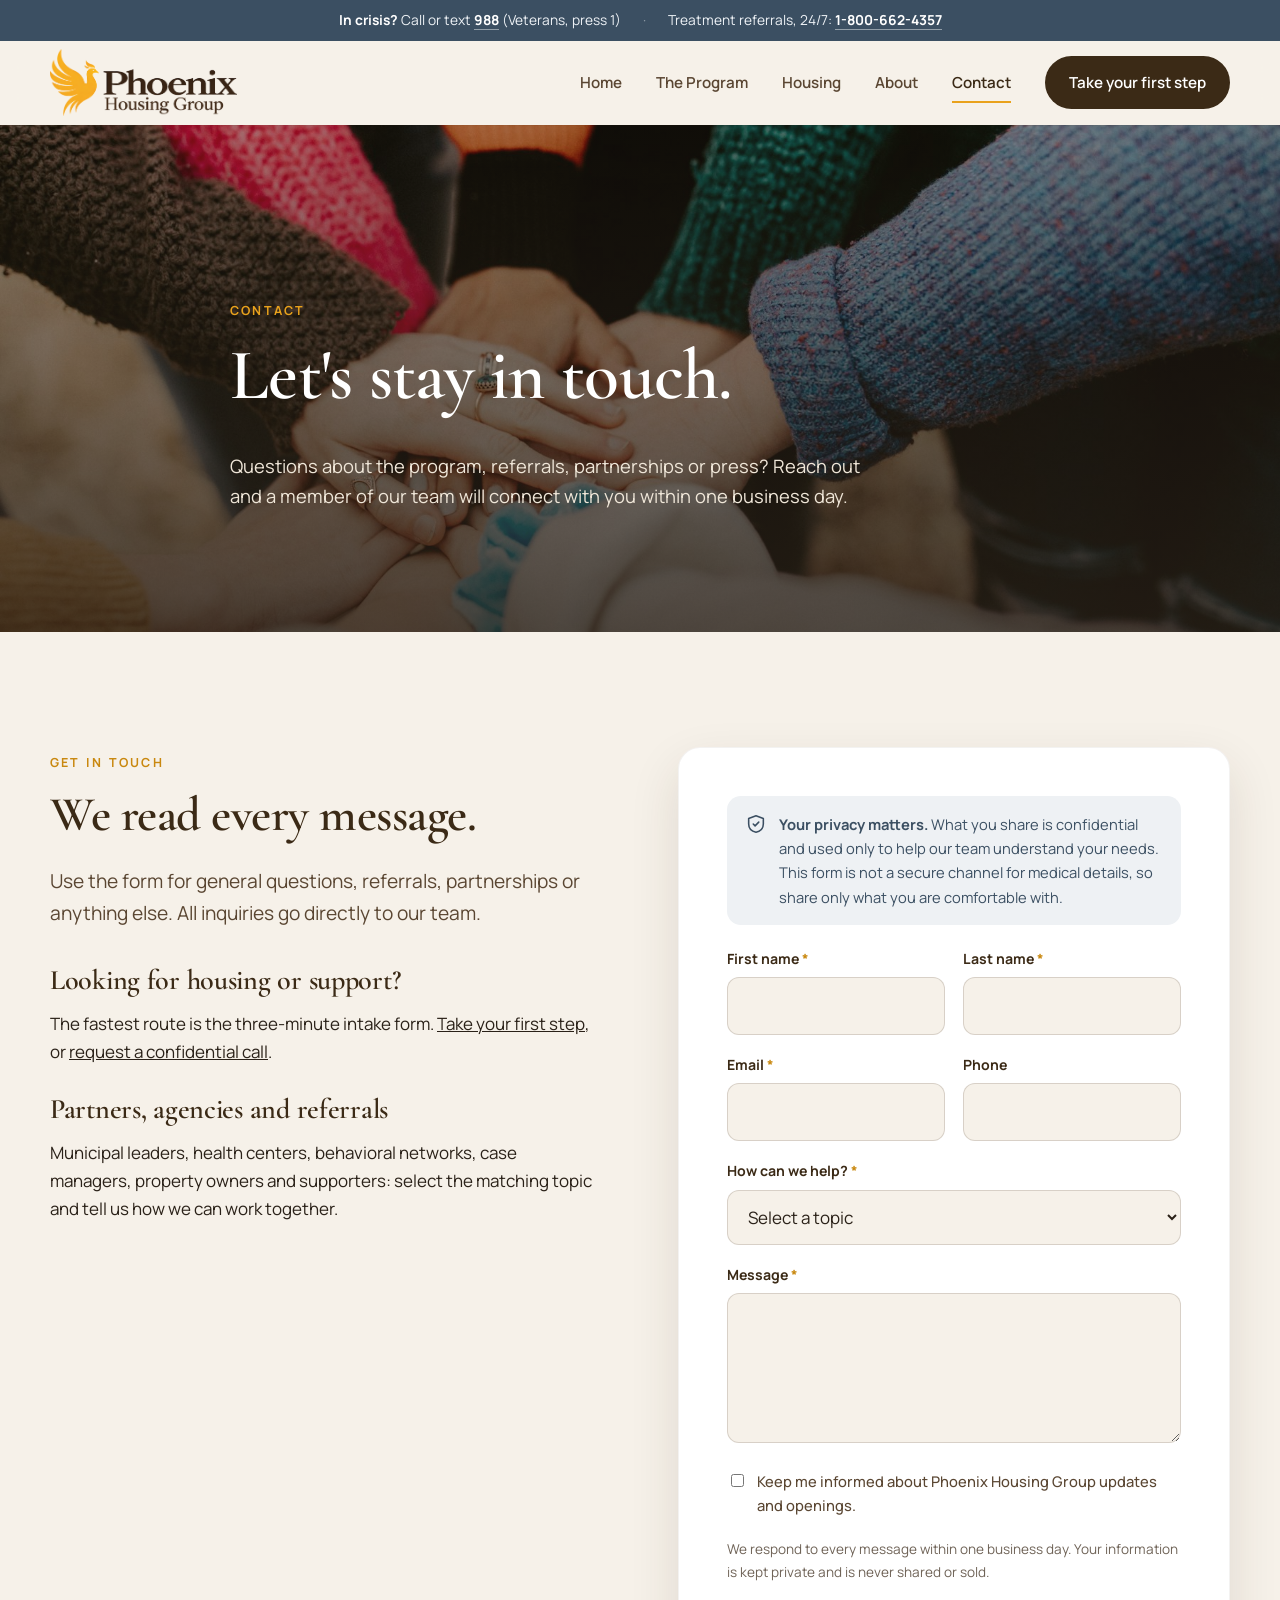
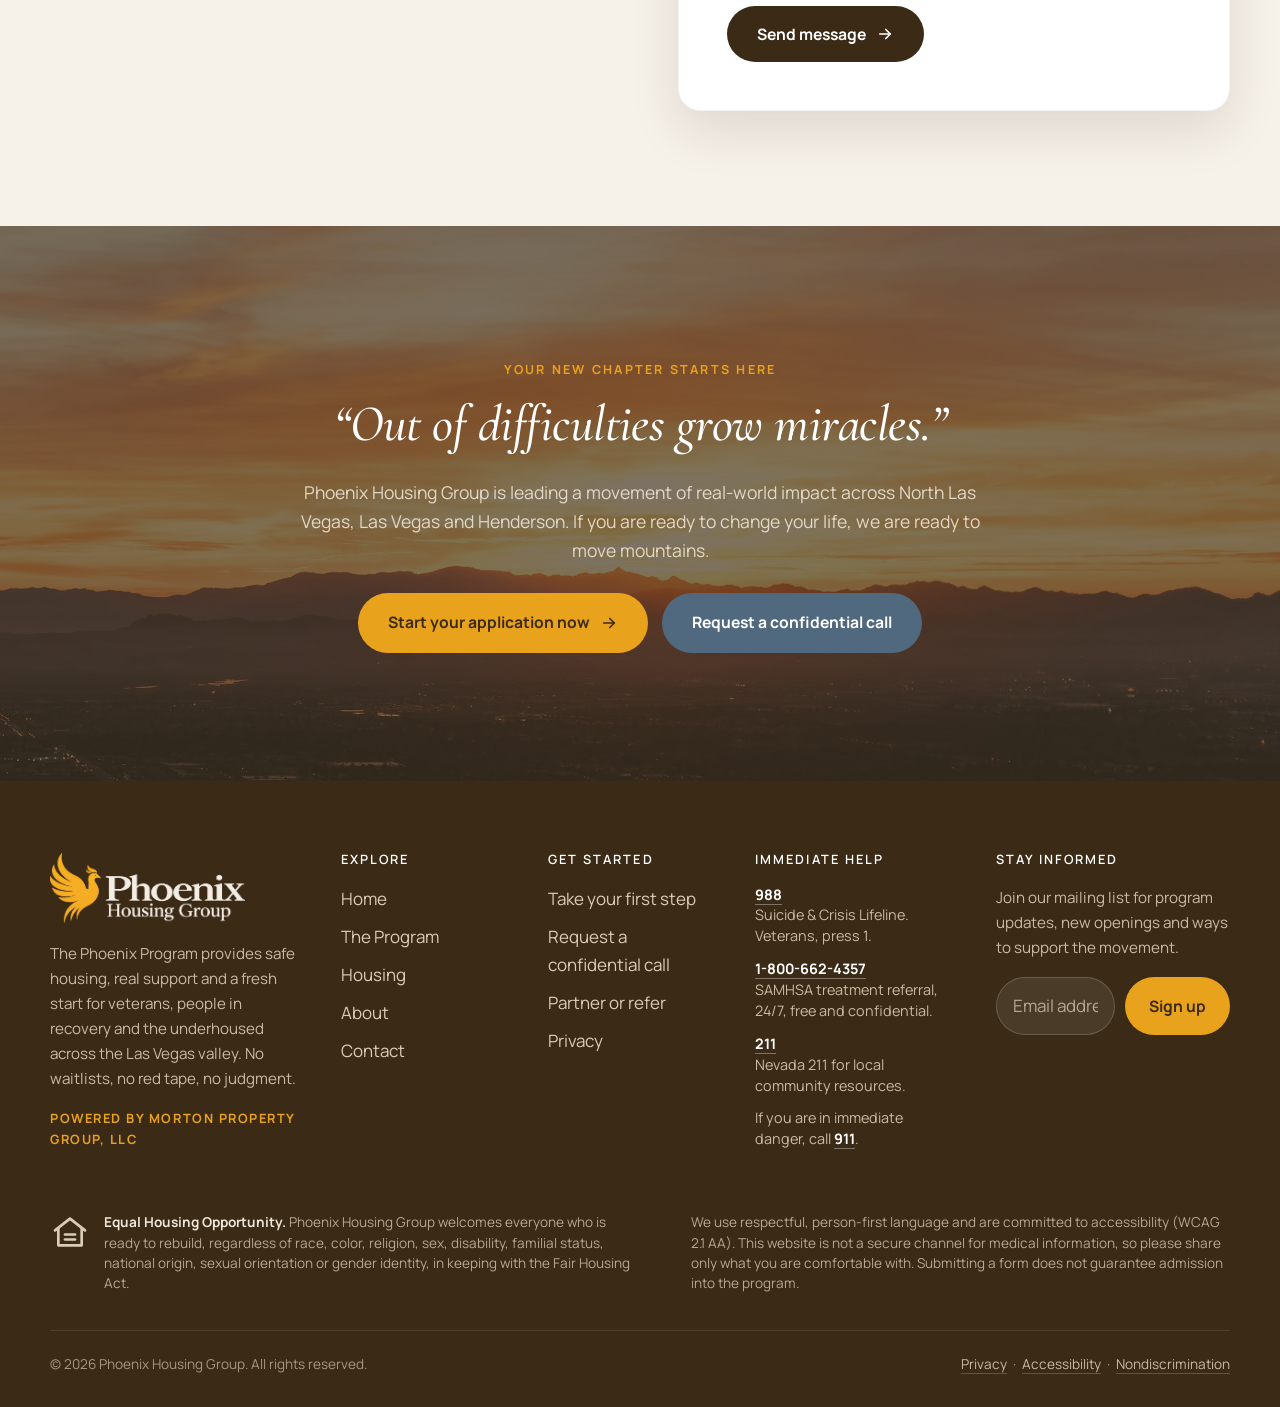
<file: contact.html>
<!DOCTYPE html>
<html lang="en">
<head>
<meta charset="utf-8">
<meta name="viewport" content="width=device-width, initial-scale=1">
<title>Contact | Phoenix Housing Group</title>
<meta name="description" content="Contact Phoenix Housing Group about The Phoenix Program, referrals, partnerships or support. We respond within one business day.">
<link rel="canonical" href="https://www.phoenixhousinggroup.com/contact">
<meta property="og:type" content="website">
<meta property="og:site_name" content="Phoenix Housing Group">
<meta property="og:title" content="Contact | Phoenix Housing Group">
<meta property="og:description" content="Contact Phoenix Housing Group about The Phoenix Program, referrals, partnerships or support. We respond within one business day.">
<meta property="og:url" content="https://www.phoenixhousinggroup.com/contact">
<meta property="og:image" content="https://www.phoenixhousinggroup.com/assets/img/og-share.jpg">
<meta property="og:image:secure_url" content="https://www.phoenixhousinggroup.com/assets/img/og-share.jpg">
<meta property="og:image:type" content="image/jpeg">
<meta property="og:image:width" content="1200">
<meta property="og:image:height" content="630">
<meta property="og:image:alt" content="Phoenix Housing Group: Come as you are. Restoration and revitalization in the Las Vegas valley.">
<meta property="og:locale" content="en_US">
<meta name="twitter:card" content="summary_large_image">
<meta name="twitter:title" content="Contact | Phoenix Housing Group">
<meta name="twitter:description" content="Contact Phoenix Housing Group about The Phoenix Program, referrals, partnerships or support. We respond within one business day.">
<meta name="twitter:image" content="https://www.phoenixhousinggroup.com/assets/img/og-share.jpg">
<meta name="robots" content="index, follow, max-image-preview:large">
<meta name="author" content="Phoenix Housing Group">
<meta name="theme-color" content="#3b2a16">
<link rel="icon" type="image/png" href="assets/img/favicon.png">
<link rel="apple-touch-icon" href="assets/img/favicon.png">
<link rel="preconnect" href="https://fonts.googleapis.com">
<link rel="preconnect" href="https://fonts.gstatic.com" crossorigin>
<link href="https://fonts.googleapis.com/css2?family=Cormorant+Garamond:ital,wght@0,500;0,600;0,700;1,500&family=Manrope:wght@400;500;600;700;800&display=swap" rel="stylesheet">
<link rel="stylesheet" href="assets/css/style.css?v=1793136899">
<script type="application/ld+json">
{"@context":"https://schema.org","@type":"Organization","name":"Phoenix Housing Group","url":"https://www.phoenixhousinggroup.com","logo":"https://www.phoenixhousinggroup.com/assets/img/logo.png","description":"The Phoenix Program: supportive housing and restoration for veterans, people in recovery, and the underhoused in North Las Vegas and the Las Vegas valley.","areaServed":[{"@type":"City","name":"North Las Vegas"},{"@type":"City","name":"Las Vegas"},{"@type":"City","name":"Henderson"}]}
</script>
</head>
<body>
<a class="skip-link" href="#main">Skip to content</a>
<div class="help-bar">
  <div class="wrap">
    <span><strong>In crisis?</strong> Call or text <a href="tel:988">988</a> (Veterans, press 1)</span>
    <span class="sep">&middot;</span>
    <span>Treatment referrals, 24/7: <a href="tel:18006624357">1-800-662-4357</a></span>
  </div>
</div>
<header class="site-header">
  <div class="wrap">
    <a class="brand" href="index.html" aria-label="Phoenix Housing Group home"><img src="assets/img/logo.png" alt="Phoenix Housing Group"></a>
    <button class="nav-toggle" aria-label="Open menu" aria-expanded="false" aria-controls="nav"><span></span><span></span><span></span></button>
    <nav class="nav" id="nav" aria-label="Primary">
      <a href="index.html">Home</a><a href="program.html">The Program</a><a href="housing.html">Housing</a><a href="about.html">About</a><a href="contact.html" class="active">Contact</a>
      <a class="btn btn-primary" href="intake.html">Take your first step</a>
    </nav>
  </div>
</header>
<main id="main">

<section class="page-hero">
  <img src="assets/img/hands-together.jpg" alt="">
  <div class="wrap">
    <span class="eyebrow">Contact</span>
    <h1>Let's stay in touch.</h1>
    <p>Questions about the program, referrals, partnerships or press? Reach out and a member of our team will connect with you within one business day.</p>
  </div>
</section>

<section class="section" id="partners">
  <div class="wrap split" style="align-items:start">
    <div class="reveal">
      <span class="eyebrow">Get in touch</span>
      <h2>We read every message.</h2>
      <p class="lead">Use the form for general questions, referrals, partnerships or anything else. All inquiries go directly to our team.</p>
      <h3 style="margin-top:36px">Looking for housing or support?</h3>
      <p>The fastest route is the three-minute intake form. <a href="intake.html">Take your first step</a>, or <a href="schedule.html">request a confidential call</a>.</p>
      <h3 style="margin-top:28px">Partners, agencies and referrals</h3>
      <p>Municipal leaders, health centers, behavioral networks, case managers, property owners and supporters: select the matching topic and tell us how we can work together.</p>
    </div>
    <div class="reveal">
      <form class="form-card" action="https://formsubmit.co/admin@phoenixhousinggroup.com" method="POST" data-phg-form>
  <input type="hidden" name="_subject" value="Contact form (phoenixhousinggroup.com)">
  <input type="hidden" name="_next" value="https://www.phoenixhousinggroup.com/thank-you">
  <input type="hidden" name="_template" value="table">
  <input type="hidden" name="_captcha" value="false">
  <input type="hidden" name="form_type" value="contact">
  <input type="text" name="_honey" class="honey" tabindex="-1" autocomplete="off">
  
  <div class="form-reassure"><svg viewBox="0 0 24 24" fill="none" stroke-width="1.7" stroke-linecap="round" stroke-linejoin="round" aria-hidden="true"><path d="M12 3l8 3v6c0 5-3.5 8-8 9-4.5-1-8-4-8-9V6z"/><path d="M9 12l2 2 4-4"/></svg><span><strong>Your privacy matters.</strong> What you share is confidential and used only to help our team understand your needs. This form is not a secure channel for medical details, so share only what you are comfortable with.</span></div>
  <div class="form-grid">
    <div><label for="contact-first">First name <span class="req">*</span></label><input id="contact-first" type="text" name="first_name" required autocomplete="given-name"></div>
    <div><label for="contact-last">Last name <span class="req">*</span></label><input id="contact-last" type="text" name="last_name" required autocomplete="family-name"></div>
    <div><label for="contact-email">Email <span class="req">*</span></label><input id="contact-email" type="email" name="email" required autocomplete="email"></div>
    <div><label for="contact-phone">Phone</label><input id="contact-phone" type="tel" name="phone" autocomplete="tel"></div>
    
    <div class="full"><label for="contact-topic">How can we help? <span class="req">*</span></label>
      <select id="contact-topic" name="topic" required>
        <option value="" disabled selected>Select a topic</option>
        <option>Housing or the program for myself</option>
        <option>Housing or the program for a family member</option>
        <option>Making a referral (agency, case manager, provider)</option>
        <option>Partnership or property opportunity</option>
        <option>Supporting or funding the program</option>
        <option>Media or general inquiry</option>
      </select></div>

    <div class="full"><label for="contact-message">Message <span class="req">*</span></label><textarea id="contact-message" name="message" required></textarea></div>
    <div class="full"><label class="checkbox"><input type="checkbox" name="newsletter" value="Yes"> Keep me informed about Phoenix Housing Group updates and openings.</label></div>
  </div>
  <p class="form-note">We respond to every message within one business day. Your information is kept private and is never shared or sold.</p>
  <button class="btn btn-primary" type="submit">Send message <svg viewBox="0 0 24 24" fill="none" stroke="currentColor" stroke-width="2.2" stroke-linecap="round" stroke-linejoin="round"><path d="M5 12h14"/><path d="M13 6l6 6-6 6"/></svg></button>
</form>
    </div>
  </div>
</section>
</main>
<section class="closing">
  <img class="bg-photo" src="assets/img/sunrise-valley.jpg" alt="">
  <div class="wrap narrow center">
    <span class="eyebrow">Your new chapter starts here</span>
    <h2>“Out of difficulties grow miracles.”</h2>
    <p>Phoenix Housing Group is leading a movement of real-world impact across North Las Vegas, Las Vegas and Henderson. If you are ready to change your life, we are ready to move mountains.</p>
    <div class="hero-actions" style="justify-content:center">
      <a class="btn btn-gold" href="intake.html">Start your application now <svg viewBox="0 0 24 24" fill="none" stroke="currentColor" stroke-width="2.2" stroke-linecap="round" stroke-linejoin="round"><path d="M5 12h14"/><path d="M13 6l6 6-6 6"/></svg></a>
      <a class="btn btn-slate" href="schedule.html">Request a confidential call</a>
    </div>
  </div>
</section>
<footer class="site-footer">
  <div class="wrap">
    <div class="footer-grid">
      <div class="footer-brand">
        <img class="logo" src="assets/img/logo-light.png" alt="Phoenix Housing Group">
        <p>The Phoenix Program provides safe housing, real support and a fresh start for veterans, people in recovery and the underhoused across the Las Vegas valley. No waitlists, no red tape, no judgment.</p>
        <p class="powered">Powered by Morton Property Group, LLC</p>
      </div>
      <div>
        <h4>Explore</h4>
        <ul>
          <li><a href="index.html">Home</a></li>
          <li><a href="program.html">The Program</a></li>
          <li><a href="housing.html">Housing</a></li>
          <li><a href="about.html">About</a></li>
          <li><a href="contact.html">Contact</a></li>
        </ul>
      </div>
      <div>
        <h4>Get started</h4>
        <ul>
          <li><a href="intake.html">Take your first step</a></li>
          <li><a href="schedule.html">Request a confidential call</a></li>
          <li><a href="contact.html#partners">Partner or refer</a></li>
          <li><a href="privacy.html">Privacy</a></li>
        </ul>
      </div>
      <div class="footer-help">
        <h4>Immediate help</h4>
        <ul>
          <li><a href="tel:988">988</a><br>Suicide &amp; Crisis Lifeline. Veterans, press 1.</li>
          <li><a href="tel:18006624357">1-800-662-4357</a><br>SAMHSA treatment referral, 24/7, free and confidential.</li>
          <li><a href="tel:211">211</a><br>Nevada 211 for local community resources.</li>
          <li>If you are in immediate danger, call <a href="tel:911">911</a>.</li>
        </ul>
      </div>
      <div class="footer-news">
        <h4>Stay informed</h4>
        <p>Join our mailing list for program updates, new openings and ways to support the movement.</p>
        <form class="newsletter" action="https://formsubmit.co/admin@phoenixhousinggroup.com" method="POST" data-phg-form>
          <input type="hidden" name="_subject" value="Newsletter signup (phoenixhousinggroup.com)">
          <input type="hidden" name="_next" value="https://www.phoenixhousinggroup.com/thank-you">
          <input type="hidden" name="_template" value="table">
          <input type="hidden" name="_captcha" value="false">
          <input type="hidden" name="form_type" value="Newsletter">
          <input type="text" name="_honey" class="honey" tabindex="-1" autocomplete="off">
          <label class="honey" for="nl-email">Email</label>
          <input id="nl-email" type="email" name="email" placeholder="Email address" required>
          <button class="btn btn-gold" type="submit">Sign up</button>
        </form>
      </div>
    </div>
    <div class="footer-legal">
      <div class="eho">
        <svg viewBox="0 0 24 24" fill="none" stroke-width="1.6" stroke-linecap="round" stroke-linejoin="round" aria-hidden="true"><path d="M3 11l9-7 9 7"/><path d="M5 10v10h14V10"/><path d="M9 13.5h6"/><path d="M9 16.5h6"/></svg>
        <p><strong>Equal Housing Opportunity.</strong> Phoenix Housing Group welcomes everyone who is ready to rebuild, regardless of race, color, religion, sex, disability, familial status, national origin, sexual orientation or gender identity, in keeping with the Fair Housing Act.</p>
      </div>
      <p>We use respectful, person-first language and are committed to accessibility (WCAG 2.1 AA). This website is not a secure channel for medical information, so please share only what you are comfortable with. Submitting a form does not guarantee admission into the program.</p>
    </div>
    <div class="footer-bottom">
      <span>&copy; <span data-year>2026</span> Phoenix Housing Group. All rights reserved.</span>
      <span><a href="privacy.html">Privacy</a> &nbsp;&middot;&nbsp; <a href="privacy.html#accessibility">Accessibility</a> &nbsp;&middot;&nbsp; <a href="privacy.html#nondiscrimination">Nondiscrimination</a></span>
    </div>
  </div>
</footer>
<script src="assets/js/main.js?v=1793136899"></script>
</body>
</html>
</file>
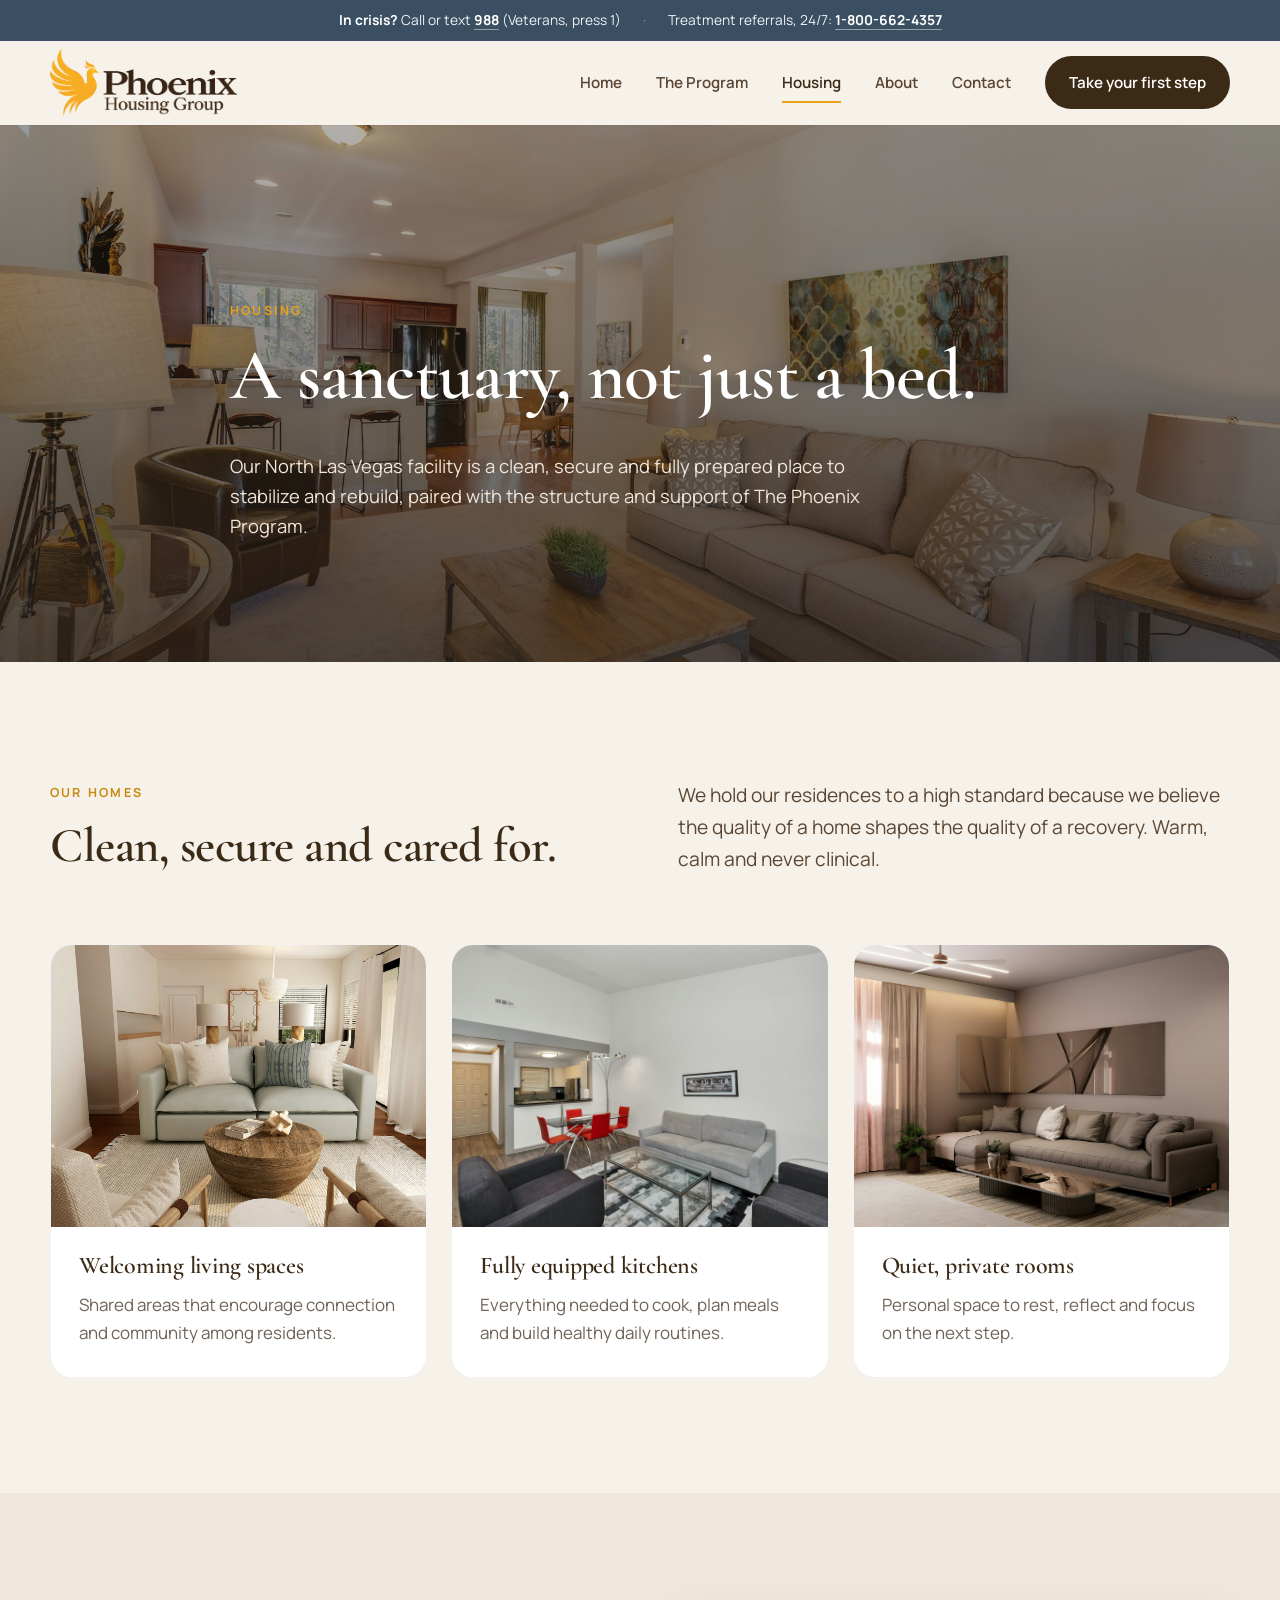
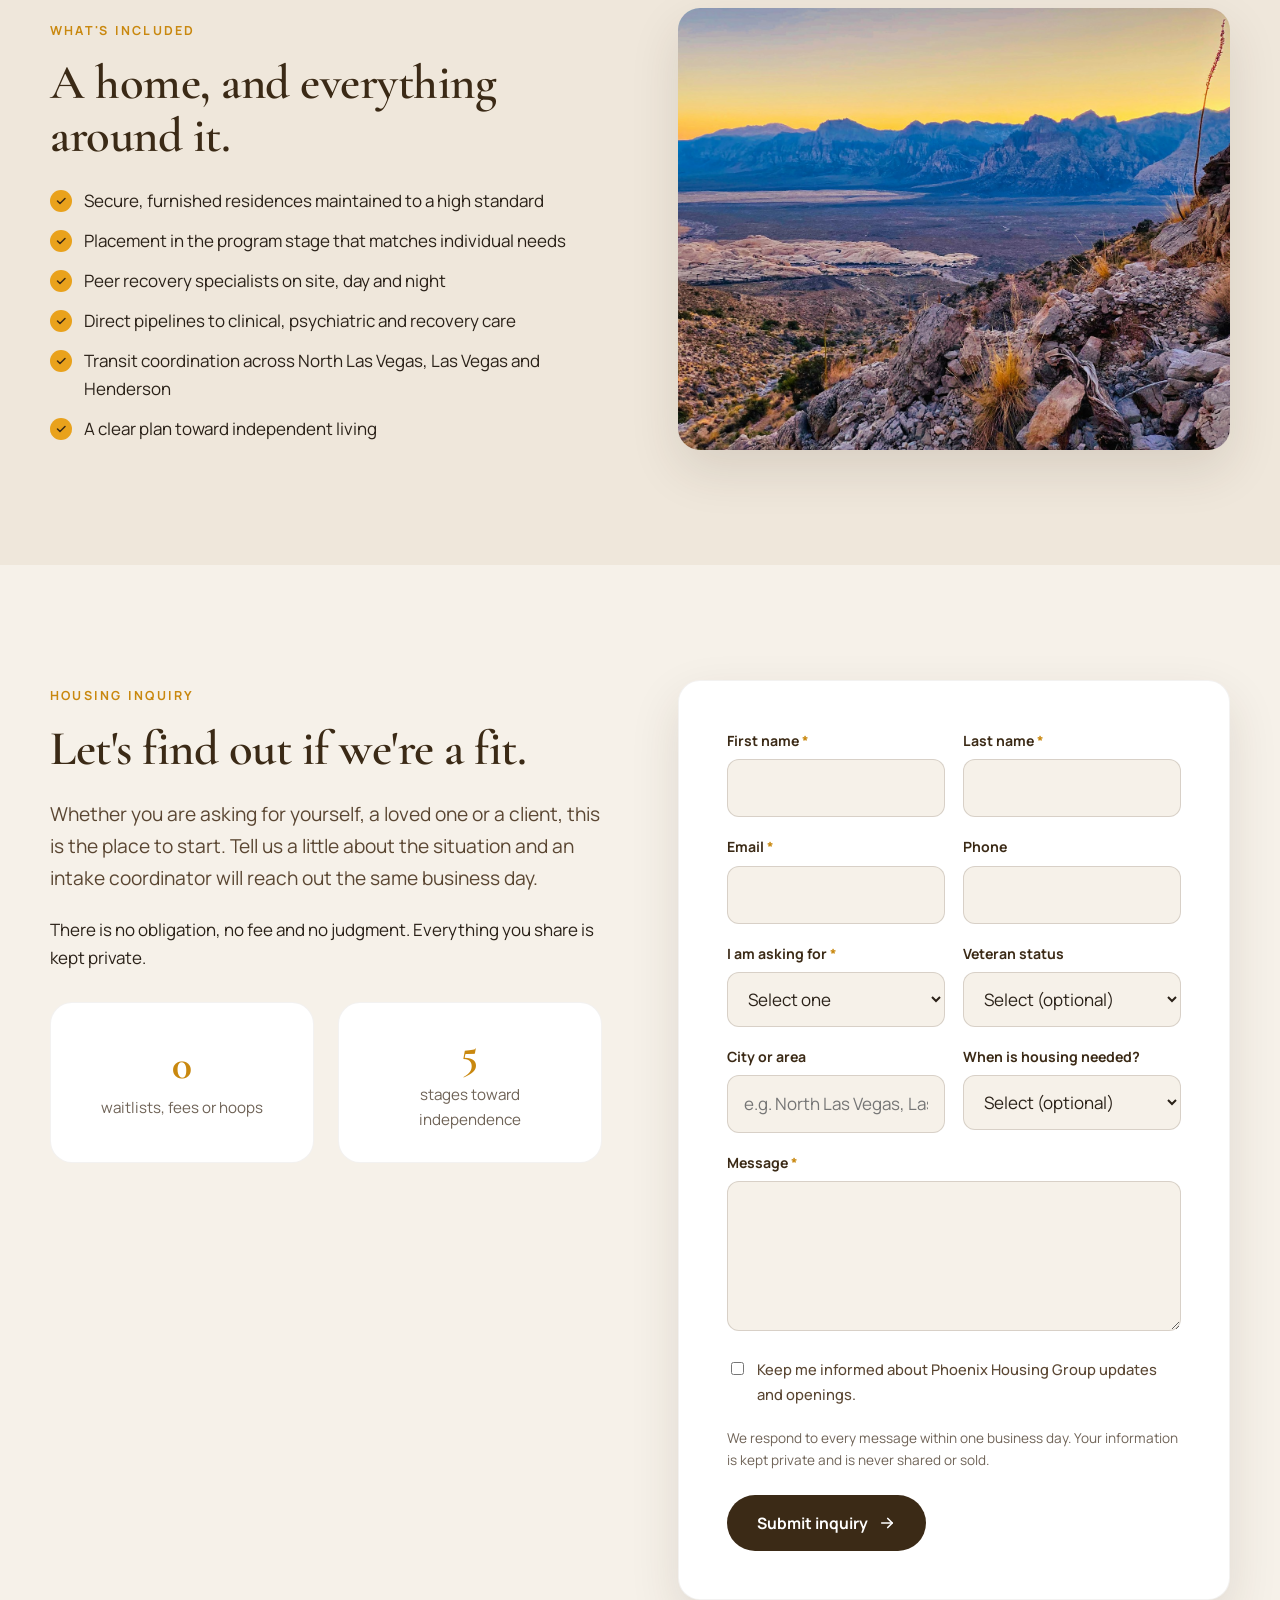
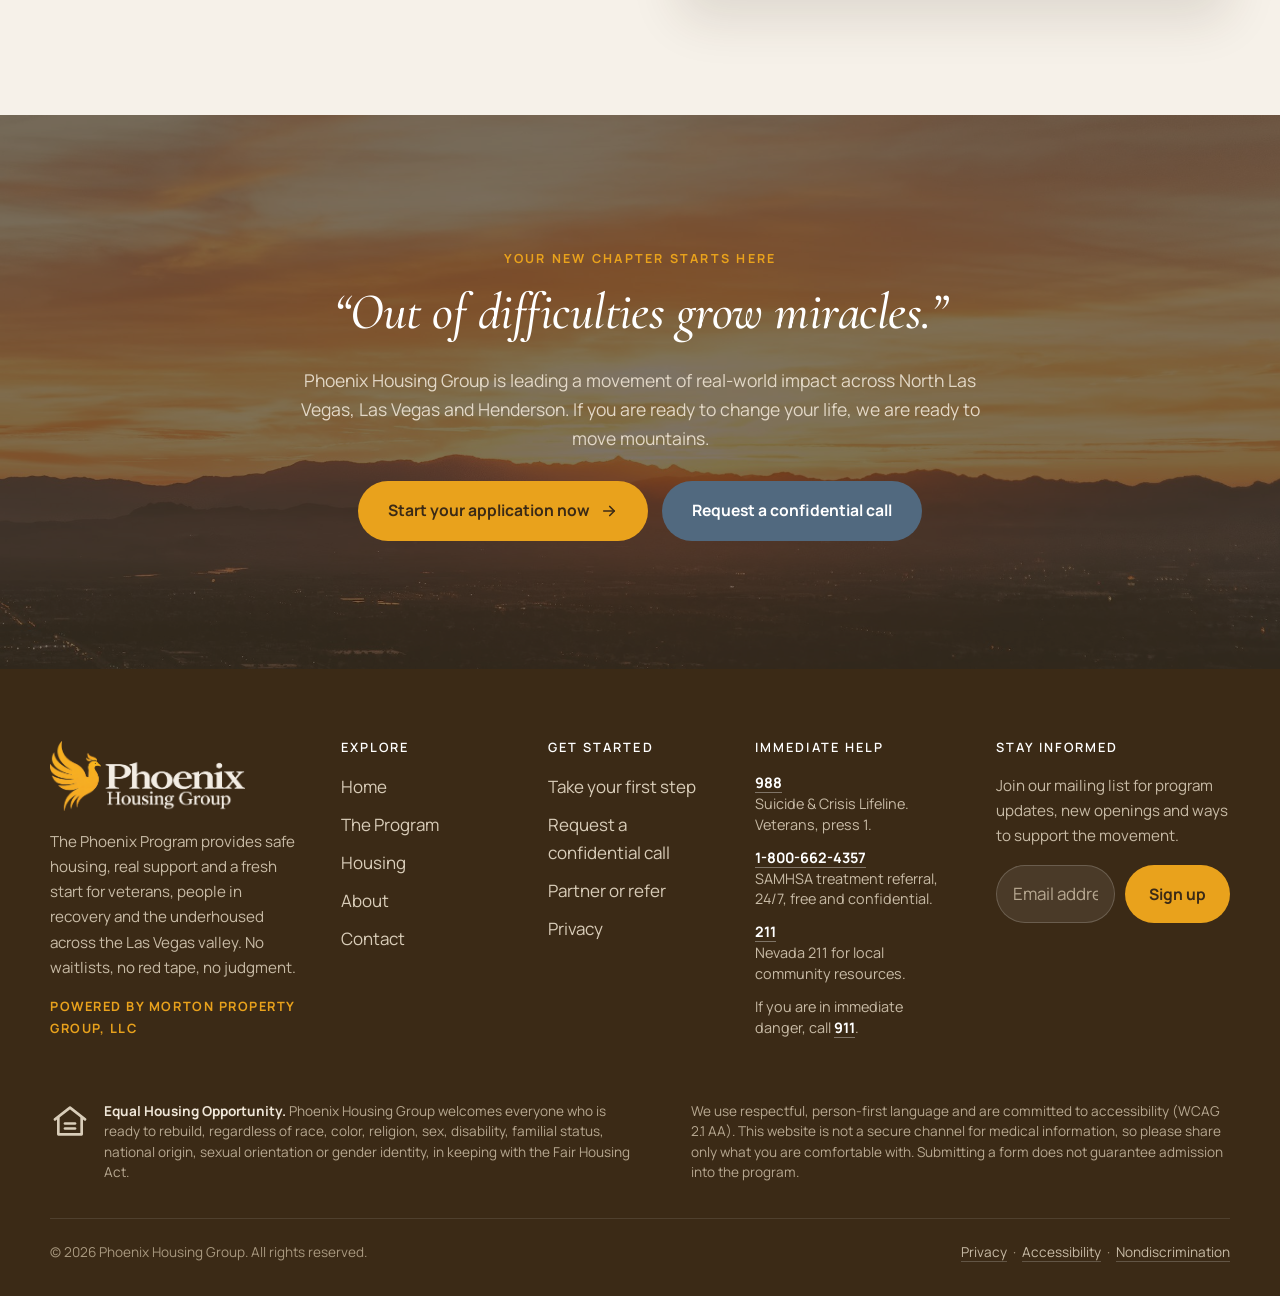
<file: housing.html>
<!DOCTYPE html>
<html lang="en">
<head>
<meta charset="utf-8">
<meta name="viewport" content="width=device-width, initial-scale=1">
<title>Housing | Phoenix Housing Group</title>
<meta name="description" content="Clean, secure, fully prepared housing at our North Las Vegas facility, paired with The Phoenix Program. Submit a housing inquiry today; no waitlists, no red tape.">
<link rel="canonical" href="https://www.phoenixhousinggroup.com/housing">
<meta property="og:type" content="website">
<meta property="og:site_name" content="Phoenix Housing Group">
<meta property="og:title" content="Housing | Phoenix Housing Group">
<meta property="og:description" content="Clean, secure, fully prepared housing at our North Las Vegas facility, paired with The Phoenix Program. Submit a housing inquiry today; no waitlists, no red tape.">
<meta property="og:url" content="https://www.phoenixhousinggroup.com/housing">
<meta property="og:image" content="https://www.phoenixhousinggroup.com/assets/img/og-share.jpg">
<meta property="og:image:secure_url" content="https://www.phoenixhousinggroup.com/assets/img/og-share.jpg">
<meta property="og:image:type" content="image/jpeg">
<meta property="og:image:width" content="1200">
<meta property="og:image:height" content="630">
<meta property="og:image:alt" content="Phoenix Housing Group: Come as you are. Restoration and revitalization in the Las Vegas valley.">
<meta property="og:locale" content="en_US">
<meta name="twitter:card" content="summary_large_image">
<meta name="twitter:title" content="Housing | Phoenix Housing Group">
<meta name="twitter:description" content="Clean, secure, fully prepared housing at our North Las Vegas facility, paired with The Phoenix Program. Submit a housing inquiry today; no waitlists, no red tape.">
<meta name="twitter:image" content="https://www.phoenixhousinggroup.com/assets/img/og-share.jpg">
<meta name="robots" content="index, follow, max-image-preview:large">
<meta name="author" content="Phoenix Housing Group">
<meta name="theme-color" content="#3b2a16">
<link rel="icon" type="image/png" href="assets/img/favicon.png">
<link rel="apple-touch-icon" href="assets/img/favicon.png">
<link rel="preconnect" href="https://fonts.googleapis.com">
<link rel="preconnect" href="https://fonts.gstatic.com" crossorigin>
<link href="https://fonts.googleapis.com/css2?family=Cormorant+Garamond:ital,wght@0,500;0,600;0,700;1,500&family=Manrope:wght@400;500;600;700;800&display=swap" rel="stylesheet">
<link rel="stylesheet" href="assets/css/style.css?v=1793136899">
<script type="application/ld+json">
{"@context":"https://schema.org","@type":"Organization","name":"Phoenix Housing Group","url":"https://www.phoenixhousinggroup.com","logo":"https://www.phoenixhousinggroup.com/assets/img/logo.png","description":"The Phoenix Program: supportive housing and restoration for veterans, people in recovery, and the underhoused in North Las Vegas and the Las Vegas valley.","areaServed":[{"@type":"City","name":"North Las Vegas"},{"@type":"City","name":"Las Vegas"},{"@type":"City","name":"Henderson"}]}
</script>
</head>
<body>
<a class="skip-link" href="#main">Skip to content</a>
<div class="help-bar">
  <div class="wrap">
    <span><strong>In crisis?</strong> Call or text <a href="tel:988">988</a> (Veterans, press 1)</span>
    <span class="sep">&middot;</span>
    <span>Treatment referrals, 24/7: <a href="tel:18006624357">1-800-662-4357</a></span>
  </div>
</div>
<header class="site-header">
  <div class="wrap">
    <a class="brand" href="index.html" aria-label="Phoenix Housing Group home"><img src="assets/img/logo.png" alt="Phoenix Housing Group"></a>
    <button class="nav-toggle" aria-label="Open menu" aria-expanded="false" aria-controls="nav"><span></span><span></span><span></span></button>
    <nav class="nav" id="nav" aria-label="Primary">
      <a href="index.html">Home</a><a href="program.html">The Program</a><a href="housing.html" class="active">Housing</a><a href="about.html">About</a><a href="contact.html">Contact</a>
      <a class="btn btn-primary" href="intake.html">Take your first step</a>
    </nav>
  </div>
</header>
<main id="main">

<section class="page-hero">
  <img src="assets/img/apartment-furnished.jpg" alt="">
  <div class="wrap">
    <span class="eyebrow">Housing</span>
    <h1>A sanctuary, not just a bed.</h1>
    <p>Our North Las Vegas facility is a clean, secure and fully prepared place to stabilize and rebuild, paired with the structure and support of The Phoenix Program.</p>
  </div>
</section>

<section class="section">
  <div class="wrap">
    <div class="split" style="align-items:end;margin-bottom:48px">
      <div class="reveal"><span class="eyebrow">Our homes</span><h2>Clean, secure and cared for.</h2></div>
      <p class="lead reveal">We hold our residences to a high standard because we believe the quality of a home shapes the quality of a recovery. Warm, calm and never clinical.</p>
    </div>
    <div class="cards">
      <div class="card photo-card reveal"><img src="assets/img/living-room-1.jpg" alt="A bright living room with a soft sofa"><div class="body"><h3>Welcoming living spaces</h3><p>Shared areas that encourage connection and community among residents.</p></div></div>
      <div class="card photo-card reveal"><img src="assets/img/living-room-2.jpg" alt="An apartment living area with a kitchen"><div class="body"><h3>Fully equipped kitchens</h3><p>Everything needed to cook, plan meals and build healthy daily routines.</p></div></div>
      <div class="card photo-card reveal"><img src="assets/img/living-room-3.jpg" alt="A modern, calm living room"><div class="body"><h3>Quiet, private rooms</h3><p>Personal space to rest, reflect and focus on the next step.</p></div></div>
    </div>
  </div>
</section>

<section class="section sand">
  <div class="wrap split">
    <div class="reveal">
      <span class="eyebrow">What's included</span>
      <h2>A home, and everything around it.</h2>
      <ul class="check-list">
        <li>Secure, furnished residences maintained to a high standard</li>
        <li>Placement in the program stage that matches individual needs</li>
        <li>Peer recovery specialists on site, day and night</li>
        <li>Direct pipelines to clinical, psychiatric and recovery care</li>
        <li>Transit coordination across North Las Vegas, Las Vegas and Henderson</li>
        <li>A clear plan toward independent living</li>
      </ul>
    </div>
    <div class="reveal"><img class="photo" src="assets/img/sunrise-ridge.jpg" alt="Sunrise over the mountains outside Las Vegas" width="1200" height="960"></div>
  </div>
</section>

<section class="section" id="apply">
  <div class="wrap">
    <div class="split" style="align-items:start">
      <div class="reveal">
        <span class="eyebrow">Housing inquiry</span>
        <h2>Let's find out if we're a fit.</h2>
        <p class="lead">Whether you are asking for yourself, a loved one or a client, this is the place to start. Tell us a little about the situation and an intake coordinator will reach out the same business day.</p>
        <p>There is no obligation, no fee and no judgment. Everything you share is kept private.</p>
        <div class="stats" style="grid-template-columns:1fr 1fr;margin-top:30px">
          <div class="stat"><strong>0</strong><span>waitlists, fees or hoops</span></div>
          <div class="stat"><strong>5</strong><span>stages toward independence</span></div>
        </div>
      </div>
      <div class="reveal">
        <form class="form-card" action="https://formsubmit.co/admin@phoenixhousinggroup.com" method="POST" data-phg-form>
  <input type="hidden" name="_subject" value="Housing inquiry (phoenixhousinggroup.com)">
  <input type="hidden" name="_next" value="https://www.phoenixhousinggroup.com/thank-you">
  <input type="hidden" name="_template" value="table">
  <input type="hidden" name="_captcha" value="false">
  <input type="hidden" name="form_type" value="housing">
  <input type="text" name="_honey" class="honey" tabindex="-1" autocomplete="off">
  
  <div class="form-grid">
    <div><label for="housing-first">First name <span class="req">*</span></label><input id="housing-first" type="text" name="first_name" required autocomplete="given-name"></div>
    <div><label for="housing-last">Last name <span class="req">*</span></label><input id="housing-last" type="text" name="last_name" required autocomplete="family-name"></div>
    <div><label for="housing-email">Email <span class="req">*</span></label><input id="housing-email" type="email" name="email" required autocomplete="email"></div>
    <div><label for="housing-phone">Phone</label><input id="housing-phone" type="tel" name="phone" autocomplete="tel"></div>
    
    <div><label for="housing-role">I am asking for <span class="req">*</span></label>
      <select id="housing-role" name="asking_for" required><option value="" disabled selected>Select one</option>
        <option>Myself</option>
        <option>A family member or friend</option>
        <option>A veteran I am helping</option>
        <option>A client (case manager, agency or provider)</option>
        <option>Other</option></select></div>
    <div><label for="housing-veteran">Veteran status</label>
      <select id="housing-veteran" name="veteran_status">
        <option value="" selected>Select (optional)</option>
        <option>Veteran</option><option>Not a veteran</option><option>Prefer not to say</option>
      </select></div>
    <div><label for="housing-city">City or area</label><input id="housing-city" type="text" name="city_or_area" placeholder="e.g. North Las Vegas, Las Vegas, Henderson"></div>
    <div><label for="housing-timeline">When is housing needed?</label>
      <select id="housing-timeline" name="timeline">
        <option value="" selected>Select (optional)</option>
        <option>Immediately</option><option>Within 30 days</option><option>Within 90 days</option><option>Exploring options</option>
      </select></div>

    <div class="full"><label for="housing-message">Message <span class="req">*</span></label><textarea id="housing-message" name="message" required></textarea></div>
    <div class="full"><label class="checkbox"><input type="checkbox" name="newsletter" value="Yes"> Keep me informed about Phoenix Housing Group updates and openings.</label></div>
  </div>
  <p class="form-note">We respond to every message within one business day. Your information is kept private and is never shared or sold.</p>
  <button class="btn btn-primary" type="submit">Submit inquiry <svg viewBox="0 0 24 24" fill="none" stroke="currentColor" stroke-width="2.2" stroke-linecap="round" stroke-linejoin="round"><path d="M5 12h14"/><path d="M13 6l6 6-6 6"/></svg></button>
</form>
      </div>
    </div>
  </div>
</section>
</main>
<section class="closing">
  <img class="bg-photo" src="assets/img/sunrise-valley.jpg" alt="">
  <div class="wrap narrow center">
    <span class="eyebrow">Your new chapter starts here</span>
    <h2>“Out of difficulties grow miracles.”</h2>
    <p>Phoenix Housing Group is leading a movement of real-world impact across North Las Vegas, Las Vegas and Henderson. If you are ready to change your life, we are ready to move mountains.</p>
    <div class="hero-actions" style="justify-content:center">
      <a class="btn btn-gold" href="intake.html">Start your application now <svg viewBox="0 0 24 24" fill="none" stroke="currentColor" stroke-width="2.2" stroke-linecap="round" stroke-linejoin="round"><path d="M5 12h14"/><path d="M13 6l6 6-6 6"/></svg></a>
      <a class="btn btn-slate" href="schedule.html">Request a confidential call</a>
    </div>
  </div>
</section>
<footer class="site-footer">
  <div class="wrap">
    <div class="footer-grid">
      <div class="footer-brand">
        <img class="logo" src="assets/img/logo-light.png" alt="Phoenix Housing Group">
        <p>The Phoenix Program provides safe housing, real support and a fresh start for veterans, people in recovery and the underhoused across the Las Vegas valley. No waitlists, no red tape, no judgment.</p>
        <p class="powered">Powered by Morton Property Group, LLC</p>
      </div>
      <div>
        <h4>Explore</h4>
        <ul>
          <li><a href="index.html">Home</a></li>
          <li><a href="program.html">The Program</a></li>
          <li><a href="housing.html">Housing</a></li>
          <li><a href="about.html">About</a></li>
          <li><a href="contact.html">Contact</a></li>
        </ul>
      </div>
      <div>
        <h4>Get started</h4>
        <ul>
          <li><a href="intake.html">Take your first step</a></li>
          <li><a href="schedule.html">Request a confidential call</a></li>
          <li><a href="contact.html#partners">Partner or refer</a></li>
          <li><a href="privacy.html">Privacy</a></li>
        </ul>
      </div>
      <div class="footer-help">
        <h4>Immediate help</h4>
        <ul>
          <li><a href="tel:988">988</a><br>Suicide &amp; Crisis Lifeline. Veterans, press 1.</li>
          <li><a href="tel:18006624357">1-800-662-4357</a><br>SAMHSA treatment referral, 24/7, free and confidential.</li>
          <li><a href="tel:211">211</a><br>Nevada 211 for local community resources.</li>
          <li>If you are in immediate danger, call <a href="tel:911">911</a>.</li>
        </ul>
      </div>
      <div class="footer-news">
        <h4>Stay informed</h4>
        <p>Join our mailing list for program updates, new openings and ways to support the movement.</p>
        <form class="newsletter" action="https://formsubmit.co/admin@phoenixhousinggroup.com" method="POST" data-phg-form>
          <input type="hidden" name="_subject" value="Newsletter signup (phoenixhousinggroup.com)">
          <input type="hidden" name="_next" value="https://www.phoenixhousinggroup.com/thank-you">
          <input type="hidden" name="_template" value="table">
          <input type="hidden" name="_captcha" value="false">
          <input type="hidden" name="form_type" value="Newsletter">
          <input type="text" name="_honey" class="honey" tabindex="-1" autocomplete="off">
          <label class="honey" for="nl-email">Email</label>
          <input id="nl-email" type="email" name="email" placeholder="Email address" required>
          <button class="btn btn-gold" type="submit">Sign up</button>
        </form>
      </div>
    </div>
    <div class="footer-legal">
      <div class="eho">
        <svg viewBox="0 0 24 24" fill="none" stroke-width="1.6" stroke-linecap="round" stroke-linejoin="round" aria-hidden="true"><path d="M3 11l9-7 9 7"/><path d="M5 10v10h14V10"/><path d="M9 13.5h6"/><path d="M9 16.5h6"/></svg>
        <p><strong>Equal Housing Opportunity.</strong> Phoenix Housing Group welcomes everyone who is ready to rebuild, regardless of race, color, religion, sex, disability, familial status, national origin, sexual orientation or gender identity, in keeping with the Fair Housing Act.</p>
      </div>
      <p>We use respectful, person-first language and are committed to accessibility (WCAG 2.1 AA). This website is not a secure channel for medical information, so please share only what you are comfortable with. Submitting a form does not guarantee admission into the program.</p>
    </div>
    <div class="footer-bottom">
      <span>&copy; <span data-year>2026</span> Phoenix Housing Group. All rights reserved.</span>
      <span><a href="privacy.html">Privacy</a> &nbsp;&middot;&nbsp; <a href="privacy.html#accessibility">Accessibility</a> &nbsp;&middot;&nbsp; <a href="privacy.html#nondiscrimination">Nondiscrimination</a></span>
    </div>
  </div>
</footer>
<script src="assets/js/main.js?v=1793136899"></script>
</body>
</html>
</file>
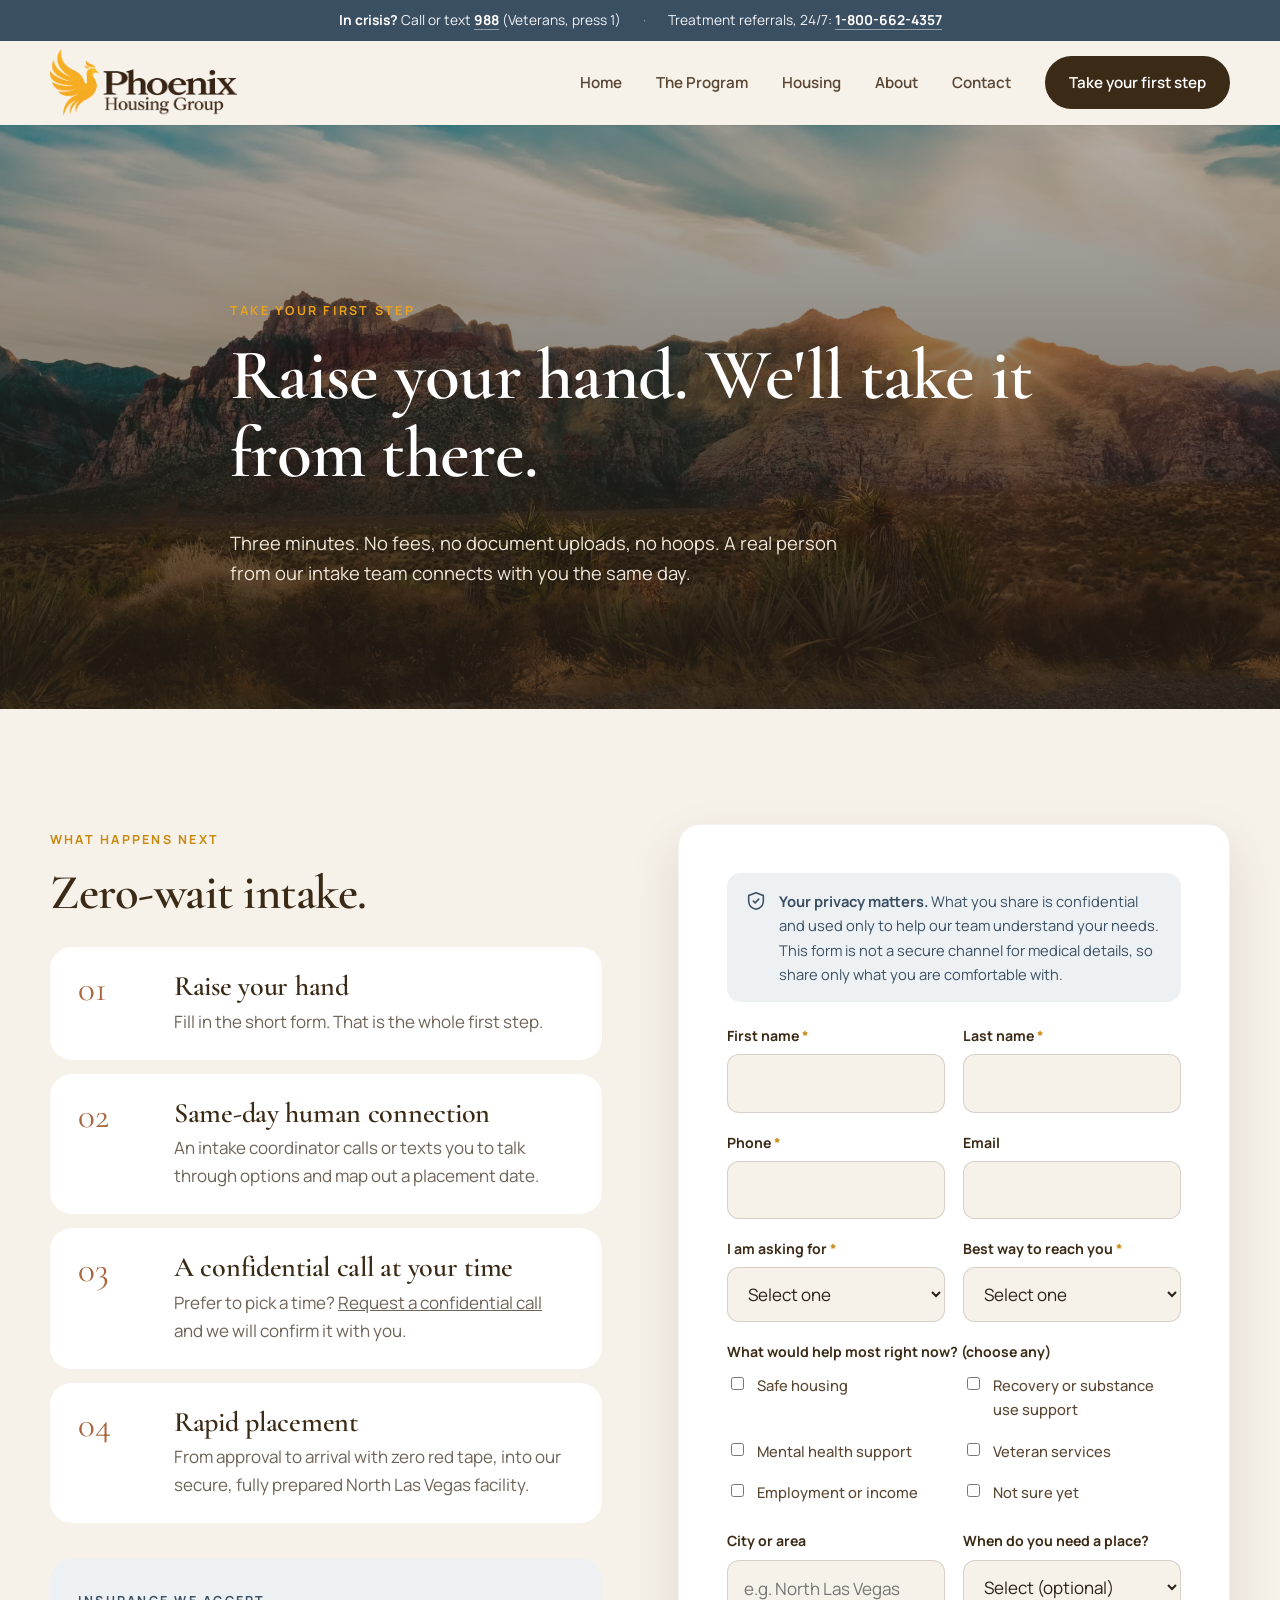
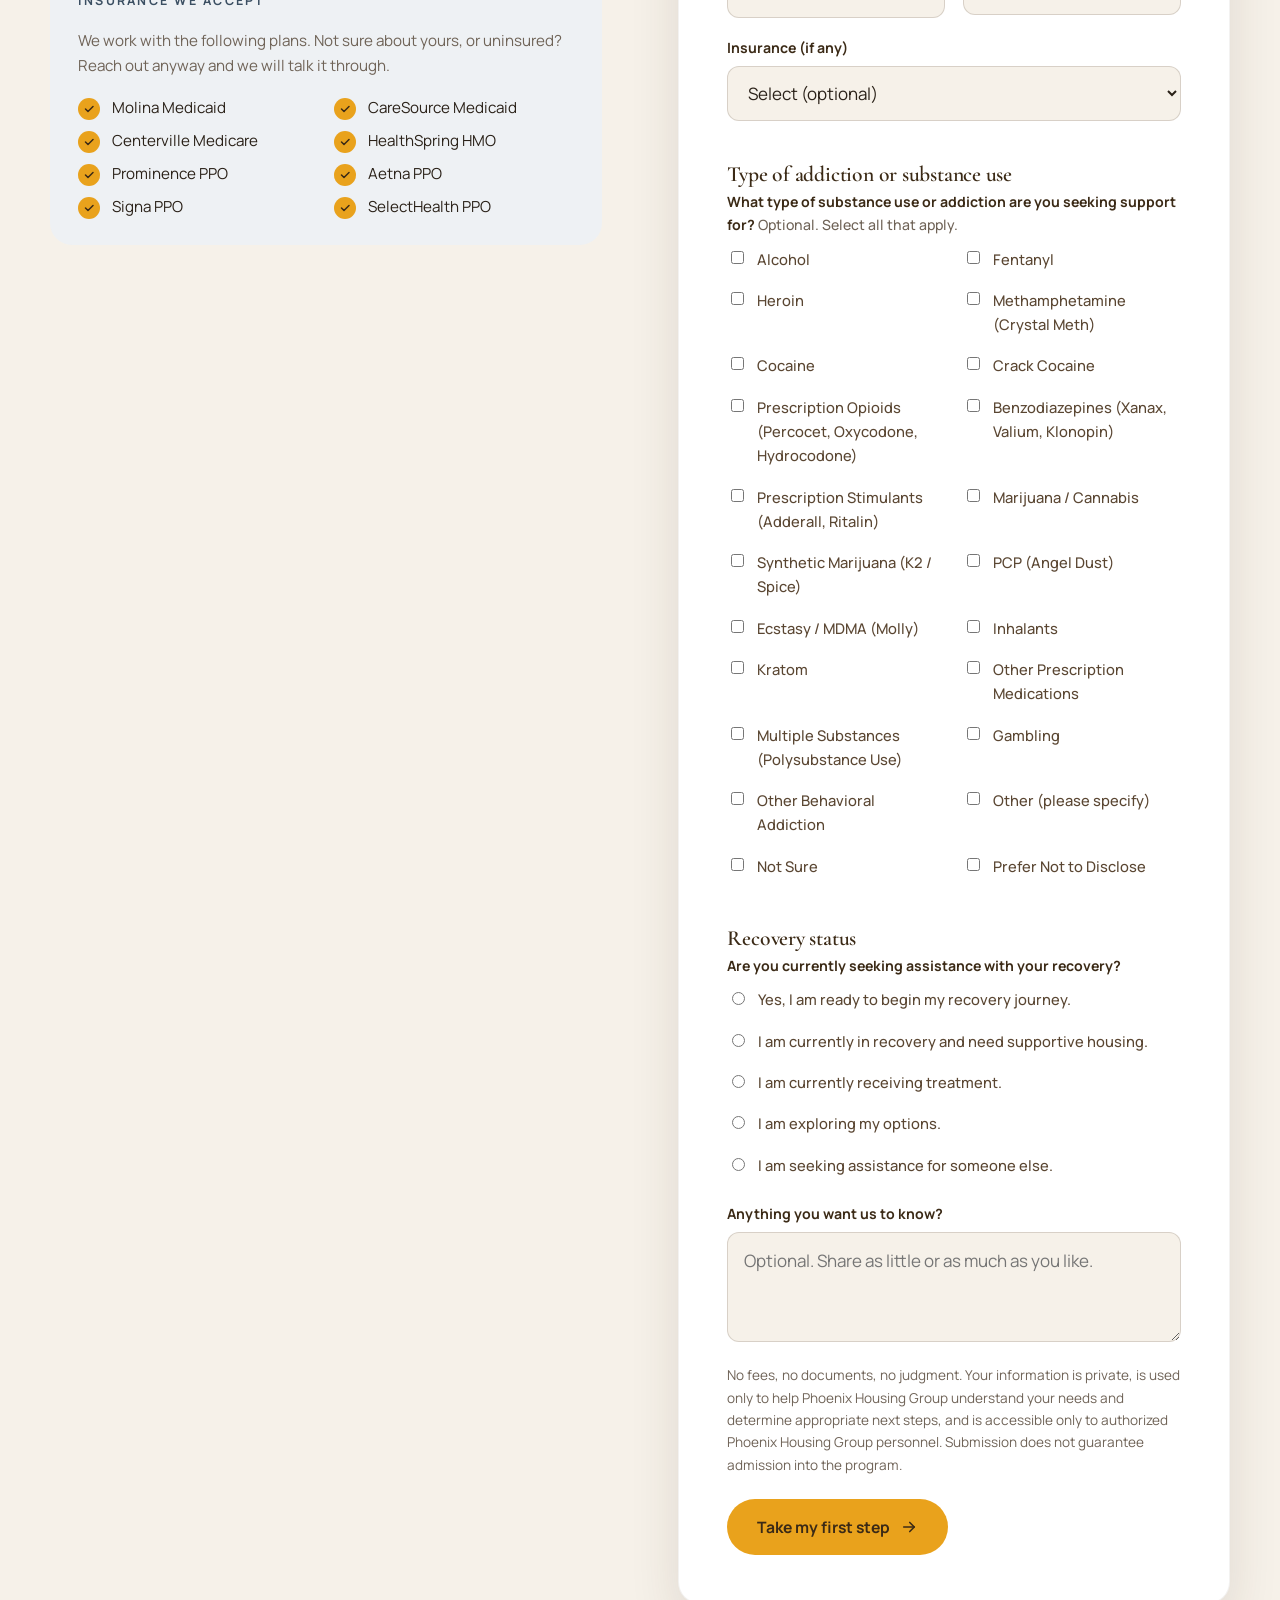
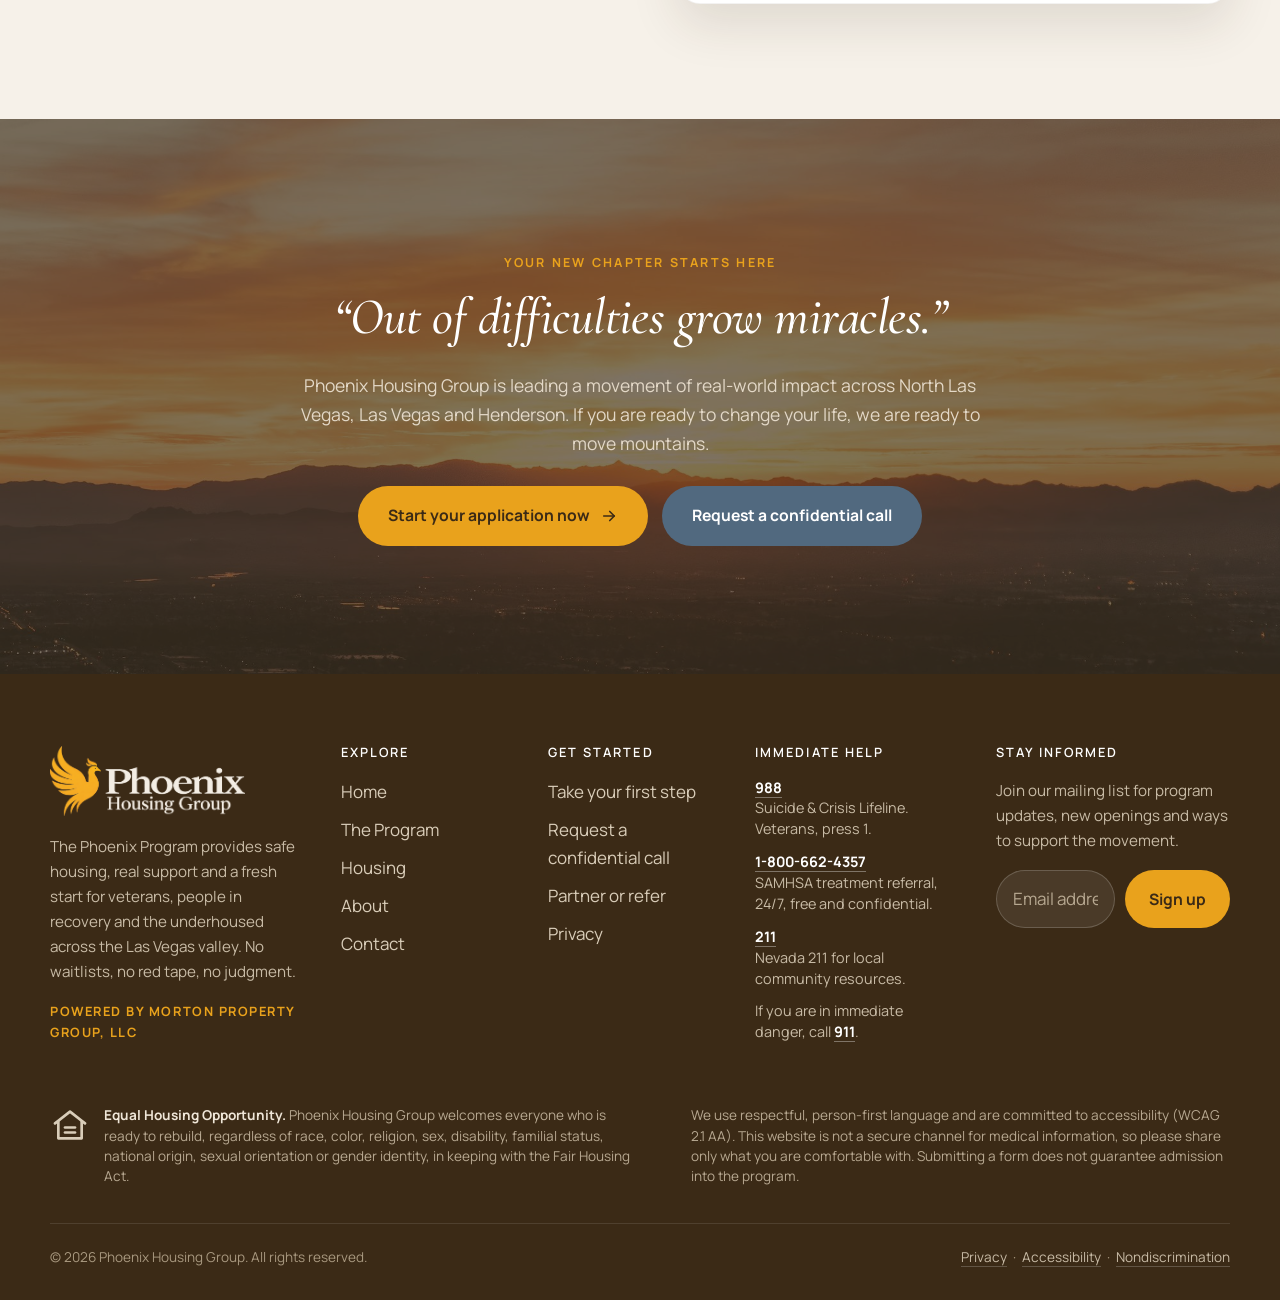
<file: intake.html>
<!DOCTYPE html>
<html lang="en">
<head>
<meta charset="utf-8">
<meta name="viewport" content="width=device-width, initial-scale=1">
<title>Take Your First Step | Phoenix Housing Group</title>
<meta name="description" content="A three-minute, zero-barrier intake form. No fees, no documents, no waitlist. An intake coordinator connects with you the same day.">
<link rel="canonical" href="https://www.phoenixhousinggroup.com/intake">
<meta property="og:type" content="website">
<meta property="og:site_name" content="Phoenix Housing Group">
<meta property="og:title" content="Take Your First Step | Phoenix Housing Group">
<meta property="og:description" content="A three-minute, zero-barrier intake form. No fees, no documents, no waitlist. An intake coordinator connects with you the same day.">
<meta property="og:url" content="https://www.phoenixhousinggroup.com/intake">
<meta property="og:image" content="https://www.phoenixhousinggroup.com/assets/img/og-share.jpg">
<meta property="og:image:secure_url" content="https://www.phoenixhousinggroup.com/assets/img/og-share.jpg">
<meta property="og:image:type" content="image/jpeg">
<meta property="og:image:width" content="1200">
<meta property="og:image:height" content="630">
<meta property="og:image:alt" content="Phoenix Housing Group: Come as you are. Restoration and revitalization in the Las Vegas valley.">
<meta property="og:locale" content="en_US">
<meta name="twitter:card" content="summary_large_image">
<meta name="twitter:title" content="Take Your First Step | Phoenix Housing Group">
<meta name="twitter:description" content="A three-minute, zero-barrier intake form. No fees, no documents, no waitlist. An intake coordinator connects with you the same day.">
<meta name="twitter:image" content="https://www.phoenixhousinggroup.com/assets/img/og-share.jpg">
<meta name="robots" content="index, follow, max-image-preview:large">
<meta name="author" content="Phoenix Housing Group">
<meta name="theme-color" content="#3b2a16">
<link rel="icon" type="image/png" href="assets/img/favicon.png">
<link rel="apple-touch-icon" href="assets/img/favicon.png">
<link rel="preconnect" href="https://fonts.googleapis.com">
<link rel="preconnect" href="https://fonts.gstatic.com" crossorigin>
<link href="https://fonts.googleapis.com/css2?family=Cormorant+Garamond:ital,wght@0,500;0,600;0,700;1,500&family=Manrope:wght@400;500;600;700;800&display=swap" rel="stylesheet">
<link rel="stylesheet" href="assets/css/style.css?v=1793136899">
<script type="application/ld+json">
{"@context":"https://schema.org","@type":"Organization","name":"Phoenix Housing Group","url":"https://www.phoenixhousinggroup.com","logo":"https://www.phoenixhousinggroup.com/assets/img/logo.png","description":"The Phoenix Program: supportive housing and restoration for veterans, people in recovery, and the underhoused in North Las Vegas and the Las Vegas valley.","areaServed":[{"@type":"City","name":"North Las Vegas"},{"@type":"City","name":"Las Vegas"},{"@type":"City","name":"Henderson"}]}
</script>
</head>
<body>
<a class="skip-link" href="#main">Skip to content</a>
<div class="help-bar">
  <div class="wrap">
    <span><strong>In crisis?</strong> Call or text <a href="tel:988">988</a> (Veterans, press 1)</span>
    <span class="sep">&middot;</span>
    <span>Treatment referrals, 24/7: <a href="tel:18006624357">1-800-662-4357</a></span>
  </div>
</div>
<header class="site-header">
  <div class="wrap">
    <a class="brand" href="index.html" aria-label="Phoenix Housing Group home"><img src="assets/img/logo.png" alt="Phoenix Housing Group"></a>
    <button class="nav-toggle" aria-label="Open menu" aria-expanded="false" aria-controls="nav"><span></span><span></span><span></span></button>
    <nav class="nav" id="nav" aria-label="Primary">
      <a href="index.html">Home</a><a href="program.html">The Program</a><a href="housing.html">Housing</a><a href="about.html">About</a><a href="contact.html">Contact</a>
      <a class="btn btn-primary" href="intake.html">Take your first step</a>
    </nav>
  </div>
</header>
<main id="main">

<section class="page-hero">
  <img src="assets/img/sunrise-redrock.jpg" alt="">
  <div class="wrap">
    <span class="eyebrow">Take your first step</span>
    <h1>Raise your hand. We'll take it from there.</h1>
    <p>Three minutes. No fees, no document uploads, no hoops. A real person from our intake team connects with you the same day.</p>
  </div>
</section>
<section class="section">
  <div class="wrap">
    <div class="split" style="align-items:start">
      <div class="reveal">
        <span class="eyebrow">What happens next</span>
        <h2>Zero-wait intake.</h2>
        <div class="timeline">
          <div class="step"><div class="n">01</div><div><h3>Raise your hand</h3><p>Fill in the short form. That is the whole first step.</p></div></div>
          <div class="step"><div class="n">02</div><div><h3>Same-day human connection</h3><p>An intake coordinator calls or texts you to talk through options and map out a placement date.</p></div></div>
          <div class="step"><div class="n">03</div><div><h3>A confidential call at your time</h3><p>Prefer to pick a time? <a href="schedule.html">Request a confidential call</a> and we will confirm it with you.</p></div></div>
          <div class="step"><div class="n">04</div><div><h3>Rapid placement</h3><p>From approval to arrival with zero red tape, into our secure, fully prepared North Las Vegas facility.</p></div></div>
        </div>
        <div class="insurance-box">
          <span class="eyebrow">Insurance we accept</span>
          <p>We work with the following plans. Not sure about yours, or uninsured? Reach out anyway and we will talk it through.</p>
          <ul class="check-list compact">
            <li>Molina Medicaid</li><li>CareSource Medicaid</li><li>Centerville Medicare</li><li>HealthSpring HMO</li>
            <li>Prominence PPO</li><li>Aetna PPO</li><li>Signa PPO</li><li>SelectHealth PPO</li>
          </ul>
        </div>
      </div>
      <div class="reveal"><form class="form-card" action="https://formsubmit.co/admin@phoenixhousinggroup.com" method="POST" data-phg-form>
  <input type="hidden" name="_subject" value="New intake: Take Your First Step (phoenixhousinggroup.com)">
  <input type="hidden" name="_next" value="https://www.phoenixhousinggroup.com/thank-you">
  <input type="hidden" name="_template" value="table">
  <input type="hidden" name="_captcha" value="false">
  <input type="hidden" name="form_type" value="intake">
  <input type="text" name="_honey" class="honey" tabindex="-1" autocomplete="off">
  <div class="form-reassure"><svg viewBox="0 0 24 24" fill="none" stroke-width="1.7" stroke-linecap="round" stroke-linejoin="round" aria-hidden="true"><path d="M12 3l8 3v6c0 5-3.5 8-8 9-4.5-1-8-4-8-9V6z"/><path d="M9 12l2 2 4-4"/></svg><span><strong>Your privacy matters.</strong> What you share is confidential and used only to help our team understand your needs. This form is not a secure channel for medical details, so share only what you are comfortable with.</span></div>
  <div class="form-grid">
    <div><label for="in-first">First name <span class="req">*</span></label><input id="in-first" type="text" name="first_name" required autocomplete="given-name"></div>
    <div><label for="in-last">Last name <span class="req">*</span></label><input id="in-last" type="text" name="last_name" required autocomplete="family-name"></div>
    <div><label for="in-phone">Phone <span class="req">*</span></label><input id="in-phone" type="tel" name="phone" required autocomplete="tel"></div>
    <div><label for="in-email">Email</label><input id="in-email" type="email" name="email" autocomplete="email"></div>
    <div><label for="in-for">I am asking for <span class="req">*</span></label><select id="in-for" name="asking_for" required><option value="" disabled selected>Select one</option>
        <option>Myself</option>
        <option>A family member or friend</option>
        <option>A veteran I am helping</option>
        <option>A client (case manager, agency or provider)</option>
        <option>Other</option></select></div>
    <div><label for="in-contact">Best way to reach you <span class="req">*</span></label>
      <select id="in-contact" name="best_contact" required>
        <option value="" disabled selected>Select one</option>
        <option>Call</option><option>Text</option><option>Either is fine</option><option>Email only</option>
      </select></div>
    <div class="full"><span class="label-text">What would help most right now? (choose any)</span>
      <div class="choice-grid">
        <label class="checkbox"><input type="checkbox" name="needs" value="Safe housing"> Safe housing</label>
        <label class="checkbox"><input type="checkbox" name="needs" value="Recovery / substance use support"> Recovery or substance use support</label>
        <label class="checkbox"><input type="checkbox" name="needs" value="Mental health support"> Mental health support</label>
        <label class="checkbox"><input type="checkbox" name="needs" value="Veteran services"> Veteran services</label>
        <label class="checkbox"><input type="checkbox" name="needs" value="Employment / income"> Employment or income</label>
        <label class="checkbox"><input type="checkbox" name="needs" value="Not sure yet"> Not sure yet</label>
      </div>
    </div>
    <div><label for="in-city">City or area</label><input id="in-city" type="text" name="city_or_area" placeholder="e.g. North Las Vegas"></div>
    <div><label for="in-when">When do you need a place?</label>
      <select id="in-when" name="timeline">
        <option value="" selected>Select (optional)</option>
        <option>Tonight or as soon as possible</option><option>Within a week</option><option>Within a month</option><option>Just exploring</option>
      </select></div>
    <div class="full"><label for="in-insurance">Insurance (if any)</label>
      <select id="in-insurance" name="insurance">
        <option value="" selected>Select (optional)</option>
        <option>Molina Medicaid</option>
        <option>CareSource Medicaid</option>
        <option>Centerville Medicare</option>
        <option>HealthSpring HMO</option>
        <option>Prominence PPO</option>
        <option>Aetna PPO</option>
        <option>Signa PPO</option>
        <option>SelectHealth PPO</option>
        <option>Other insurance</option>
        <option>No insurance</option>
        <option>Not sure</option>
      </select>
      <input type="text" name="insurance_other" class="other-field" placeholder="Name of your insurance plan" aria-label="Name of your insurance plan" hidden>
    </div>
    <div class="full form-section">
      <h3>Type of addiction or substance use</h3>
      <span class="label-text">What type of substance use or addiction are you seeking support for? <em>Optional. Select all that apply.</em></span>
      <div class="choice-grid three">
        <label class="checkbox"><input type="checkbox" name="substance_use" value="Alcohol"> Alcohol</label>
        <label class="checkbox"><input type="checkbox" name="substance_use" value="Fentanyl"> Fentanyl</label>
        <label class="checkbox"><input type="checkbox" name="substance_use" value="Heroin"> Heroin</label>
        <label class="checkbox"><input type="checkbox" name="substance_use" value="Methamphetamine (Crystal Meth)"> Methamphetamine (Crystal Meth)</label>
        <label class="checkbox"><input type="checkbox" name="substance_use" value="Cocaine"> Cocaine</label>
        <label class="checkbox"><input type="checkbox" name="substance_use" value="Crack Cocaine"> Crack Cocaine</label>
        <label class="checkbox"><input type="checkbox" name="substance_use" value="Prescription Opioids (Percocet, Oxycodone, Hydrocodone)"> Prescription Opioids (Percocet, Oxycodone, Hydrocodone)</label>
        <label class="checkbox"><input type="checkbox" name="substance_use" value="Benzodiazepines (Xanax, Valium, Klonopin)"> Benzodiazepines (Xanax, Valium, Klonopin)</label>
        <label class="checkbox"><input type="checkbox" name="substance_use" value="Prescription Stimulants (Adderall, Ritalin)"> Prescription Stimulants (Adderall, Ritalin)</label>
        <label class="checkbox"><input type="checkbox" name="substance_use" value="Marijuana / Cannabis"> Marijuana / Cannabis</label>
        <label class="checkbox"><input type="checkbox" name="substance_use" value="Synthetic Marijuana (K2 / Spice)"> Synthetic Marijuana (K2 / Spice)</label>
        <label class="checkbox"><input type="checkbox" name="substance_use" value="PCP (Angel Dust)"> PCP (Angel Dust)</label>
        <label class="checkbox"><input type="checkbox" name="substance_use" value="Ecstasy / MDMA (Molly)"> Ecstasy / MDMA (Molly)</label>
        <label class="checkbox"><input type="checkbox" name="substance_use" value="Inhalants"> Inhalants</label>
        <label class="checkbox"><input type="checkbox" name="substance_use" value="Kratom"> Kratom</label>
        <label class="checkbox"><input type="checkbox" name="substance_use" value="Other Prescription Medications"> Other Prescription Medications</label>
        <label class="checkbox"><input type="checkbox" name="substance_use" value="Multiple Substances (Polysubstance Use)"> Multiple Substances (Polysubstance Use)</label>
        <label class="checkbox"><input type="checkbox" name="substance_use" value="Gambling"> Gambling</label>
        <label class="checkbox"><input type="checkbox" name="substance_use" value="Other Behavioral Addiction"> Other Behavioral Addiction</label>
        <label class="checkbox"><input type="checkbox" name="substance_use" value="Other" data-toggle="in-sub-other"> Other (please specify)</label>
        <label class="checkbox"><input type="checkbox" name="substance_use" value="Not Sure"> Not Sure</label>
        <label class="checkbox"><input type="checkbox" name="substance_use" value="Prefer Not to Disclose"> Prefer Not to Disclose</label>
      </div>
      <input id="in-sub-other" type="text" name="substance_use_other" class="other-field" placeholder="Please specify" aria-label="Other substance or addiction, please specify" hidden>
    </div>
    <div class="full form-section">
      <h3>Recovery status</h3>
      <span class="label-text">Are you currently seeking assistance with your recovery?</span>
      <div class="radio-list">
        <label class="checkbox"><input type="radio" name="recovery_status" value="Yes, I am ready to begin my recovery journey."> Yes, I am ready to begin my recovery journey.</label>
        <label class="checkbox"><input type="radio" name="recovery_status" value="I am currently in recovery and need supportive housing."> I am currently in recovery and need supportive housing.</label>
        <label class="checkbox"><input type="radio" name="recovery_status" value="I am currently receiving treatment."> I am currently receiving treatment.</label>
        <label class="checkbox"><input type="radio" name="recovery_status" value="I am exploring my options."> I am exploring my options.</label>
        <label class="checkbox"><input type="radio" name="recovery_status" value="I am seeking assistance for someone else."> I am seeking assistance for someone else.</label>
      </div>
    </div>
    <div class="full"><label for="in-msg">Anything you want us to know?</label><textarea id="in-msg" name="message" style="min-height:110px" placeholder="Optional. Share as little or as much as you like."></textarea></div>
  </div>
  <p class="form-note">No fees, no documents, no judgment. Your information is private, is used only to help Phoenix Housing Group understand your needs and determine appropriate next steps, and is accessible only to authorized Phoenix Housing Group personnel. Submission does not guarantee admission into the program.</p>
  <button class="btn btn-gold" type="submit">Take my first step <svg viewBox="0 0 24 24" fill="none" stroke="currentColor" stroke-width="2.2" stroke-linecap="round" stroke-linejoin="round"><path d="M5 12h14"/><path d="M13 6l6 6-6 6"/></svg></button>
</form></div>
    </div>
  </div>
</section>
</main>
<section class="closing">
  <img class="bg-photo" src="assets/img/sunrise-valley.jpg" alt="">
  <div class="wrap narrow center">
    <span class="eyebrow">Your new chapter starts here</span>
    <h2>“Out of difficulties grow miracles.”</h2>
    <p>Phoenix Housing Group is leading a movement of real-world impact across North Las Vegas, Las Vegas and Henderson. If you are ready to change your life, we are ready to move mountains.</p>
    <div class="hero-actions" style="justify-content:center">
      <a class="btn btn-gold" href="intake.html">Start your application now <svg viewBox="0 0 24 24" fill="none" stroke="currentColor" stroke-width="2.2" stroke-linecap="round" stroke-linejoin="round"><path d="M5 12h14"/><path d="M13 6l6 6-6 6"/></svg></a>
      <a class="btn btn-slate" href="schedule.html">Request a confidential call</a>
    </div>
  </div>
</section>
<footer class="site-footer">
  <div class="wrap">
    <div class="footer-grid">
      <div class="footer-brand">
        <img class="logo" src="assets/img/logo-light.png" alt="Phoenix Housing Group">
        <p>The Phoenix Program provides safe housing, real support and a fresh start for veterans, people in recovery and the underhoused across the Las Vegas valley. No waitlists, no red tape, no judgment.</p>
        <p class="powered">Powered by Morton Property Group, LLC</p>
      </div>
      <div>
        <h4>Explore</h4>
        <ul>
          <li><a href="index.html">Home</a></li>
          <li><a href="program.html">The Program</a></li>
          <li><a href="housing.html">Housing</a></li>
          <li><a href="about.html">About</a></li>
          <li><a href="contact.html">Contact</a></li>
        </ul>
      </div>
      <div>
        <h4>Get started</h4>
        <ul>
          <li><a href="intake.html">Take your first step</a></li>
          <li><a href="schedule.html">Request a confidential call</a></li>
          <li><a href="contact.html#partners">Partner or refer</a></li>
          <li><a href="privacy.html">Privacy</a></li>
        </ul>
      </div>
      <div class="footer-help">
        <h4>Immediate help</h4>
        <ul>
          <li><a href="tel:988">988</a><br>Suicide &amp; Crisis Lifeline. Veterans, press 1.</li>
          <li><a href="tel:18006624357">1-800-662-4357</a><br>SAMHSA treatment referral, 24/7, free and confidential.</li>
          <li><a href="tel:211">211</a><br>Nevada 211 for local community resources.</li>
          <li>If you are in immediate danger, call <a href="tel:911">911</a>.</li>
        </ul>
      </div>
      <div class="footer-news">
        <h4>Stay informed</h4>
        <p>Join our mailing list for program updates, new openings and ways to support the movement.</p>
        <form class="newsletter" action="https://formsubmit.co/admin@phoenixhousinggroup.com" method="POST" data-phg-form>
          <input type="hidden" name="_subject" value="Newsletter signup (phoenixhousinggroup.com)">
          <input type="hidden" name="_next" value="https://www.phoenixhousinggroup.com/thank-you">
          <input type="hidden" name="_template" value="table">
          <input type="hidden" name="_captcha" value="false">
          <input type="hidden" name="form_type" value="Newsletter">
          <input type="text" name="_honey" class="honey" tabindex="-1" autocomplete="off">
          <label class="honey" for="nl-email">Email</label>
          <input id="nl-email" type="email" name="email" placeholder="Email address" required>
          <button class="btn btn-gold" type="submit">Sign up</button>
        </form>
      </div>
    </div>
    <div class="footer-legal">
      <div class="eho">
        <svg viewBox="0 0 24 24" fill="none" stroke-width="1.6" stroke-linecap="round" stroke-linejoin="round" aria-hidden="true"><path d="M3 11l9-7 9 7"/><path d="M5 10v10h14V10"/><path d="M9 13.5h6"/><path d="M9 16.5h6"/></svg>
        <p><strong>Equal Housing Opportunity.</strong> Phoenix Housing Group welcomes everyone who is ready to rebuild, regardless of race, color, religion, sex, disability, familial status, national origin, sexual orientation or gender identity, in keeping with the Fair Housing Act.</p>
      </div>
      <p>We use respectful, person-first language and are committed to accessibility (WCAG 2.1 AA). This website is not a secure channel for medical information, so please share only what you are comfortable with. Submitting a form does not guarantee admission into the program.</p>
    </div>
    <div class="footer-bottom">
      <span>&copy; <span data-year>2026</span> Phoenix Housing Group. All rights reserved.</span>
      <span><a href="privacy.html">Privacy</a> &nbsp;&middot;&nbsp; <a href="privacy.html#accessibility">Accessibility</a> &nbsp;&middot;&nbsp; <a href="privacy.html#nondiscrimination">Nondiscrimination</a></span>
    </div>
  </div>
</footer>
<script src="assets/js/main.js?v=1793136899"></script>
</body>
</html>
</file>
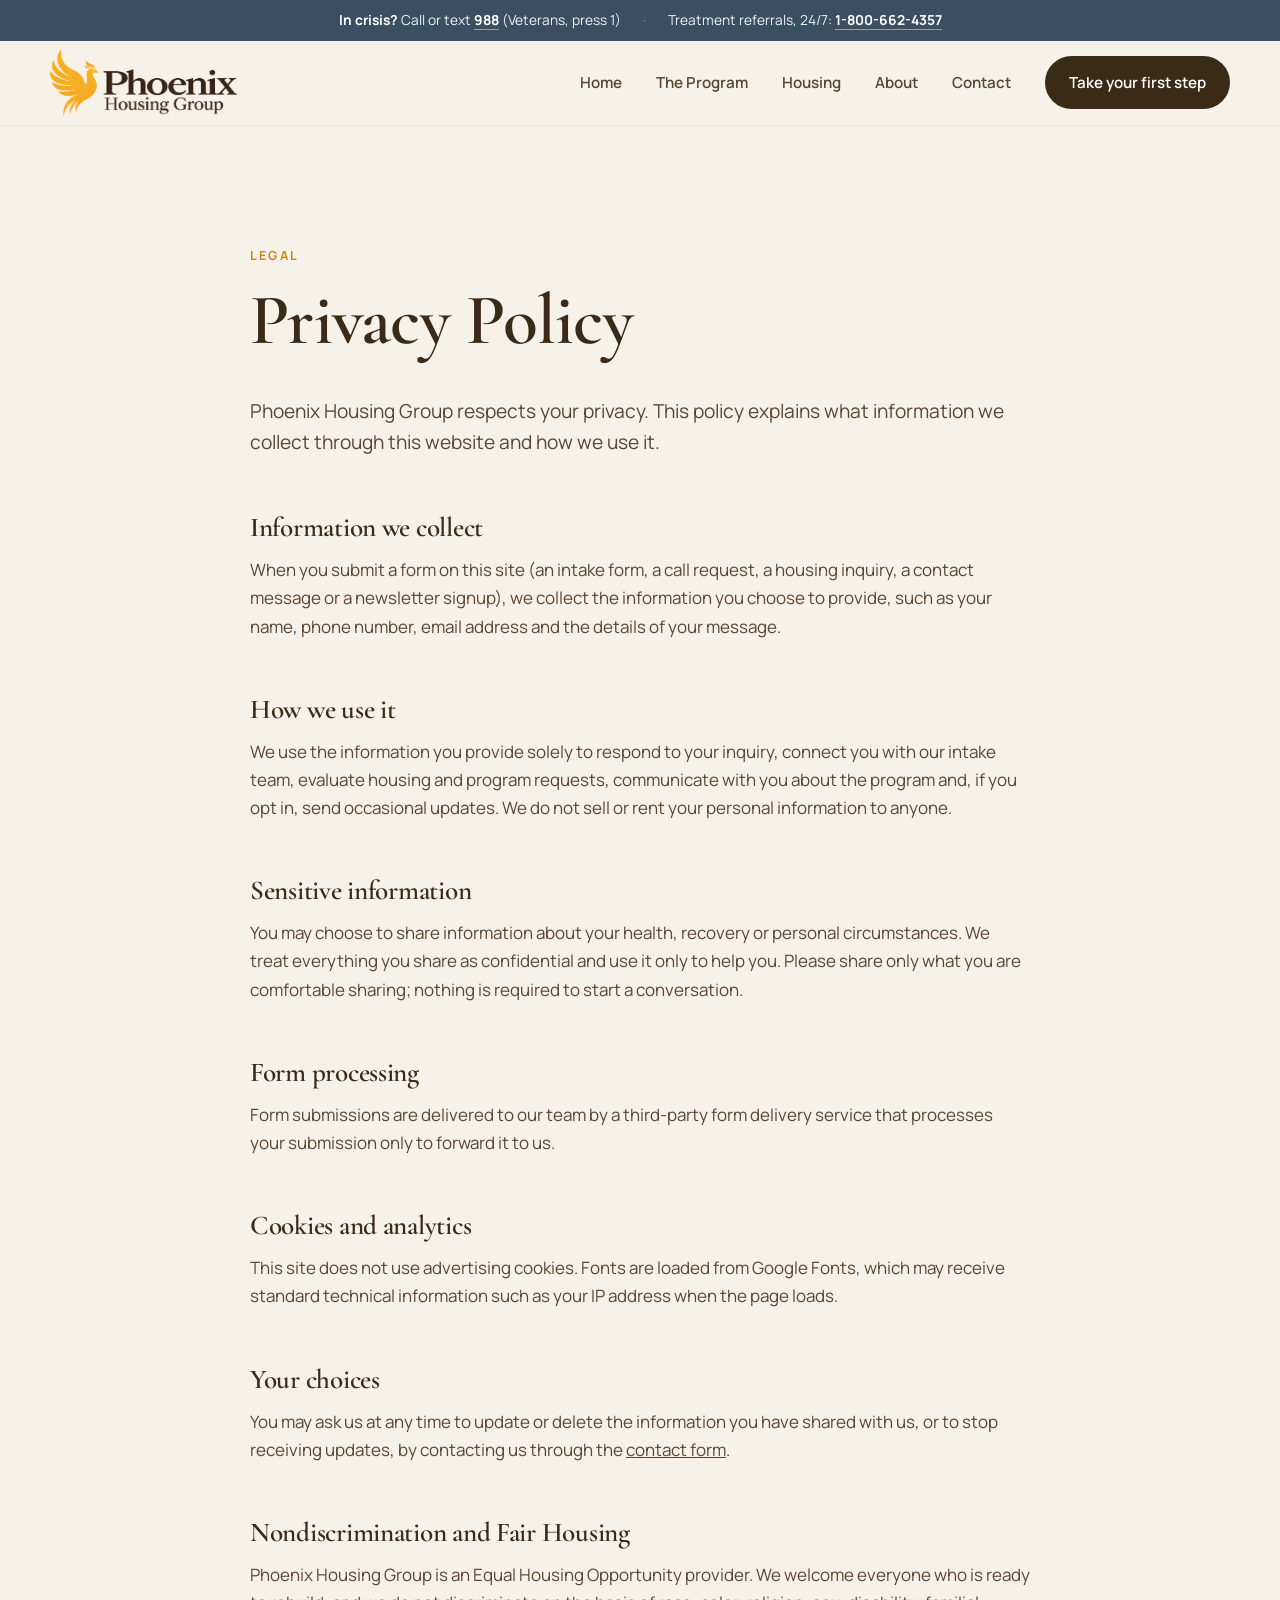
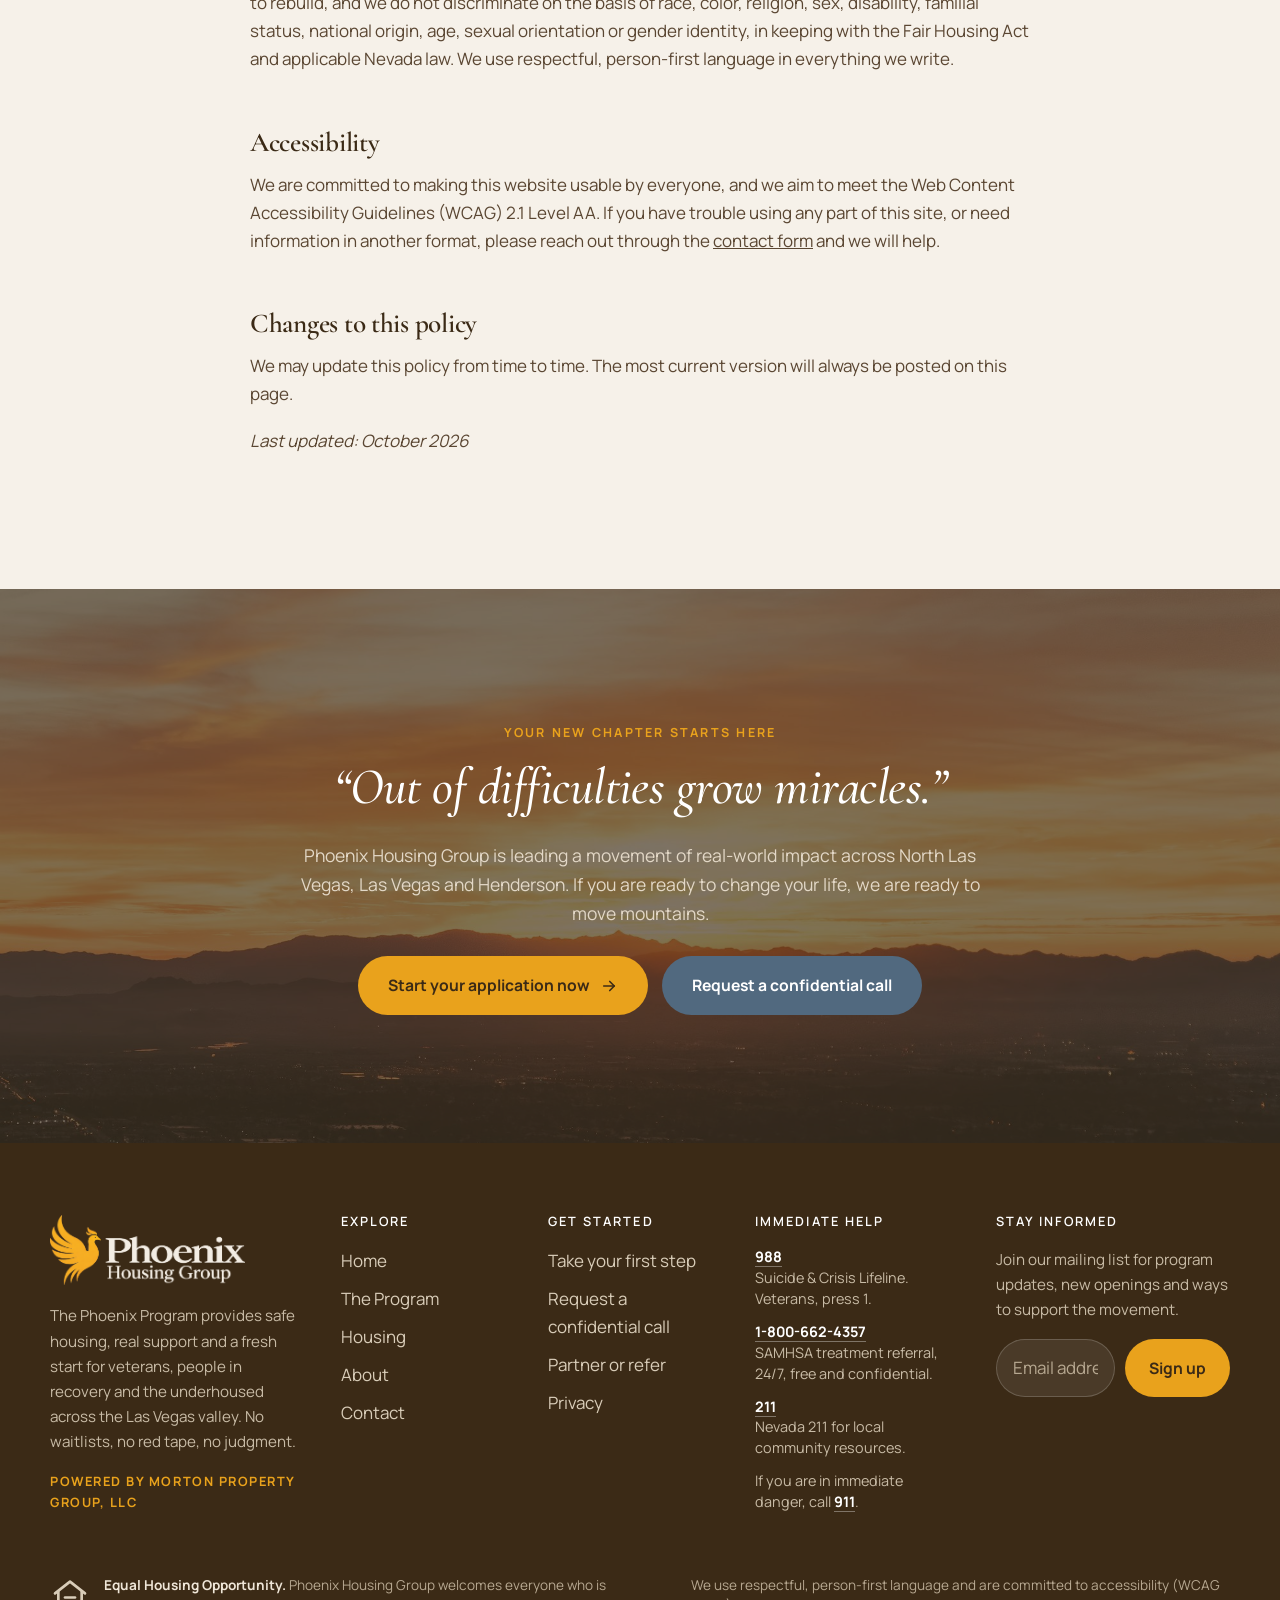
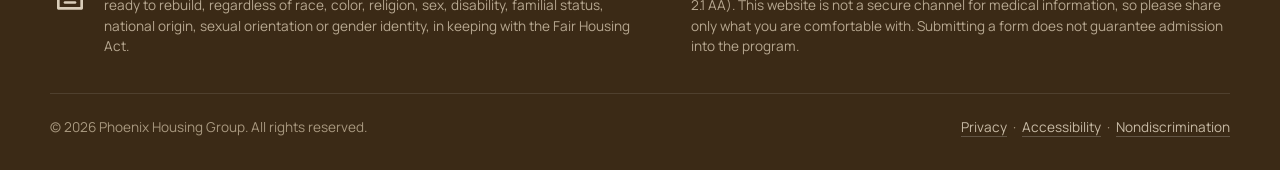
<file: privacy.html>
<!DOCTYPE html>
<html lang="en">
<head>
<meta charset="utf-8">
<meta name="viewport" content="width=device-width, initial-scale=1">
<title>Privacy Policy | Phoenix Housing Group</title>
<meta name="description" content="How Phoenix Housing Group collects and uses information submitted through this website.">
<link rel="canonical" href="https://www.phoenixhousinggroup.com/privacy">
<meta property="og:type" content="website">
<meta property="og:site_name" content="Phoenix Housing Group">
<meta property="og:title" content="Privacy Policy | Phoenix Housing Group">
<meta property="og:description" content="How Phoenix Housing Group collects and uses information submitted through this website.">
<meta property="og:url" content="https://www.phoenixhousinggroup.com/privacy">
<meta property="og:image" content="https://www.phoenixhousinggroup.com/assets/img/og-share.jpg">
<meta property="og:image:secure_url" content="https://www.phoenixhousinggroup.com/assets/img/og-share.jpg">
<meta property="og:image:type" content="image/jpeg">
<meta property="og:image:width" content="1200">
<meta property="og:image:height" content="630">
<meta property="og:image:alt" content="Phoenix Housing Group: Come as you are. Restoration and revitalization in the Las Vegas valley.">
<meta property="og:locale" content="en_US">
<meta name="twitter:card" content="summary_large_image">
<meta name="twitter:title" content="Privacy Policy | Phoenix Housing Group">
<meta name="twitter:description" content="How Phoenix Housing Group collects and uses information submitted through this website.">
<meta name="twitter:image" content="https://www.phoenixhousinggroup.com/assets/img/og-share.jpg">
<meta name="robots" content="index, follow, max-image-preview:large">
<meta name="author" content="Phoenix Housing Group">
<meta name="theme-color" content="#3b2a16">
<link rel="icon" type="image/png" href="assets/img/favicon.png">
<link rel="apple-touch-icon" href="assets/img/favicon.png">
<link rel="preconnect" href="https://fonts.googleapis.com">
<link rel="preconnect" href="https://fonts.gstatic.com" crossorigin>
<link href="https://fonts.googleapis.com/css2?family=Cormorant+Garamond:ital,wght@0,500;0,600;0,700;1,500&family=Manrope:wght@400;500;600;700;800&display=swap" rel="stylesheet">
<link rel="stylesheet" href="assets/css/style.css?v=1793136899">
<script type="application/ld+json">
{"@context":"https://schema.org","@type":"Organization","name":"Phoenix Housing Group","url":"https://www.phoenixhousinggroup.com","logo":"https://www.phoenixhousinggroup.com/assets/img/logo.png","description":"The Phoenix Program: supportive housing and restoration for veterans, people in recovery, and the underhoused in North Las Vegas and the Las Vegas valley.","areaServed":[{"@type":"City","name":"North Las Vegas"},{"@type":"City","name":"Las Vegas"},{"@type":"City","name":"Henderson"}]}
</script>
</head>
<body>
<a class="skip-link" href="#main">Skip to content</a>
<div class="help-bar">
  <div class="wrap">
    <span><strong>In crisis?</strong> Call or text <a href="tel:988">988</a> (Veterans, press 1)</span>
    <span class="sep">&middot;</span>
    <span>Treatment referrals, 24/7: <a href="tel:18006624357">1-800-662-4357</a></span>
  </div>
</div>
<header class="site-header">
  <div class="wrap">
    <a class="brand" href="index.html" aria-label="Phoenix Housing Group home"><img src="assets/img/logo.png" alt="Phoenix Housing Group"></a>
    <button class="nav-toggle" aria-label="Open menu" aria-expanded="false" aria-controls="nav"><span></span><span></span><span></span></button>
    <nav class="nav" id="nav" aria-label="Primary">
      <a href="index.html">Home</a><a href="program.html">The Program</a><a href="housing.html">Housing</a><a href="about.html">About</a><a href="contact.html">Contact</a>
      <a class="btn btn-primary" href="intake.html">Take your first step</a>
    </nav>
  </div>
</header>
<main id="main">

<section class="section">
  <div class="wrap prose">
    <span class="eyebrow">Legal</span>
    <h1>Privacy Policy</h1>
    <p class="lead">Phoenix Housing Group respects your privacy. This policy explains what information we collect through this website and how we use it.</p>
    <h2>Information we collect</h2>
    <p>When you submit a form on this site (an intake form, a call request, a housing inquiry, a contact message or a newsletter signup), we collect the information you choose to provide, such as your name, phone number, email address and the details of your message.</p>
    <h2>How we use it</h2>
    <p>We use the information you provide solely to respond to your inquiry, connect you with our intake team, evaluate housing and program requests, communicate with you about the program and, if you opt in, send occasional updates. We do not sell or rent your personal information to anyone.</p>
    <h2>Sensitive information</h2>
    <p>You may choose to share information about your health, recovery or personal circumstances. We treat everything you share as confidential and use it only to help you. Please share only what you are comfortable sharing; nothing is required to start a conversation.</p>
    <h2>Form processing</h2>
    <p>Form submissions are delivered to our team by a third-party form delivery service that processes your submission only to forward it to us.</p>
    <h2>Cookies and analytics</h2>
    <p>This site does not use advertising cookies. Fonts are loaded from Google Fonts, which may receive standard technical information such as your IP address when the page loads.</p>
    <h2>Your choices</h2>
    <p>You may ask us at any time to update or delete the information you have shared with us, or to stop receiving updates, by contacting us through the <a href="contact.html">contact form</a>.</p>
    <h2 id="nondiscrimination">Nondiscrimination and Fair Housing</h2>
    <p>Phoenix Housing Group is an Equal Housing Opportunity provider. We welcome everyone who is ready to rebuild, and we do not discriminate on the basis of race, color, religion, sex, disability, familial status, national origin, age, sexual orientation or gender identity, in keeping with the Fair Housing Act and applicable Nevada law. We use respectful, person-first language in everything we write.</p>
    <h2 id="accessibility">Accessibility</h2>
    <p>We are committed to making this website usable by everyone, and we aim to meet the Web Content Accessibility Guidelines (WCAG) 2.1 Level AA. If you have trouble using any part of this site, or need information in another format, please reach out through the <a href="contact.html">contact form</a> and we will help.</p>
    <h2>Changes to this policy</h2>
    <p>We may update this policy from time to time. The most current version will always be posted on this page.</p>
    <p><em>Last updated: October 2026</em></p>
  </div>
</section>
</main>
<section class="closing">
  <img class="bg-photo" src="assets/img/sunrise-valley.jpg" alt="">
  <div class="wrap narrow center">
    <span class="eyebrow">Your new chapter starts here</span>
    <h2>“Out of difficulties grow miracles.”</h2>
    <p>Phoenix Housing Group is leading a movement of real-world impact across North Las Vegas, Las Vegas and Henderson. If you are ready to change your life, we are ready to move mountains.</p>
    <div class="hero-actions" style="justify-content:center">
      <a class="btn btn-gold" href="intake.html">Start your application now <svg viewBox="0 0 24 24" fill="none" stroke="currentColor" stroke-width="2.2" stroke-linecap="round" stroke-linejoin="round"><path d="M5 12h14"/><path d="M13 6l6 6-6 6"/></svg></a>
      <a class="btn btn-slate" href="schedule.html">Request a confidential call</a>
    </div>
  </div>
</section>
<footer class="site-footer">
  <div class="wrap">
    <div class="footer-grid">
      <div class="footer-brand">
        <img class="logo" src="assets/img/logo-light.png" alt="Phoenix Housing Group">
        <p>The Phoenix Program provides safe housing, real support and a fresh start for veterans, people in recovery and the underhoused across the Las Vegas valley. No waitlists, no red tape, no judgment.</p>
        <p class="powered">Powered by Morton Property Group, LLC</p>
      </div>
      <div>
        <h4>Explore</h4>
        <ul>
          <li><a href="index.html">Home</a></li>
          <li><a href="program.html">The Program</a></li>
          <li><a href="housing.html">Housing</a></li>
          <li><a href="about.html">About</a></li>
          <li><a href="contact.html">Contact</a></li>
        </ul>
      </div>
      <div>
        <h4>Get started</h4>
        <ul>
          <li><a href="intake.html">Take your first step</a></li>
          <li><a href="schedule.html">Request a confidential call</a></li>
          <li><a href="contact.html#partners">Partner or refer</a></li>
          <li><a href="privacy.html">Privacy</a></li>
        </ul>
      </div>
      <div class="footer-help">
        <h4>Immediate help</h4>
        <ul>
          <li><a href="tel:988">988</a><br>Suicide &amp; Crisis Lifeline. Veterans, press 1.</li>
          <li><a href="tel:18006624357">1-800-662-4357</a><br>SAMHSA treatment referral, 24/7, free and confidential.</li>
          <li><a href="tel:211">211</a><br>Nevada 211 for local community resources.</li>
          <li>If you are in immediate danger, call <a href="tel:911">911</a>.</li>
        </ul>
      </div>
      <div class="footer-news">
        <h4>Stay informed</h4>
        <p>Join our mailing list for program updates, new openings and ways to support the movement.</p>
        <form class="newsletter" action="https://formsubmit.co/admin@phoenixhousinggroup.com" method="POST" data-phg-form>
          <input type="hidden" name="_subject" value="Newsletter signup (phoenixhousinggroup.com)">
          <input type="hidden" name="_next" value="https://www.phoenixhousinggroup.com/thank-you">
          <input type="hidden" name="_template" value="table">
          <input type="hidden" name="_captcha" value="false">
          <input type="hidden" name="form_type" value="Newsletter">
          <input type="text" name="_honey" class="honey" tabindex="-1" autocomplete="off">
          <label class="honey" for="nl-email">Email</label>
          <input id="nl-email" type="email" name="email" placeholder="Email address" required>
          <button class="btn btn-gold" type="submit">Sign up</button>
        </form>
      </div>
    </div>
    <div class="footer-legal">
      <div class="eho">
        <svg viewBox="0 0 24 24" fill="none" stroke-width="1.6" stroke-linecap="round" stroke-linejoin="round" aria-hidden="true"><path d="M3 11l9-7 9 7"/><path d="M5 10v10h14V10"/><path d="M9 13.5h6"/><path d="M9 16.5h6"/></svg>
        <p><strong>Equal Housing Opportunity.</strong> Phoenix Housing Group welcomes everyone who is ready to rebuild, regardless of race, color, religion, sex, disability, familial status, national origin, sexual orientation or gender identity, in keeping with the Fair Housing Act.</p>
      </div>
      <p>We use respectful, person-first language and are committed to accessibility (WCAG 2.1 AA). This website is not a secure channel for medical information, so please share only what you are comfortable with. Submitting a form does not guarantee admission into the program.</p>
    </div>
    <div class="footer-bottom">
      <span>&copy; <span data-year>2026</span> Phoenix Housing Group. All rights reserved.</span>
      <span><a href="privacy.html">Privacy</a> &nbsp;&middot;&nbsp; <a href="privacy.html#accessibility">Accessibility</a> &nbsp;&middot;&nbsp; <a href="privacy.html#nondiscrimination">Nondiscrimination</a></span>
    </div>
  </div>
</footer>
<script src="assets/js/main.js?v=1793136899"></script>
</body>
</html>
</file>
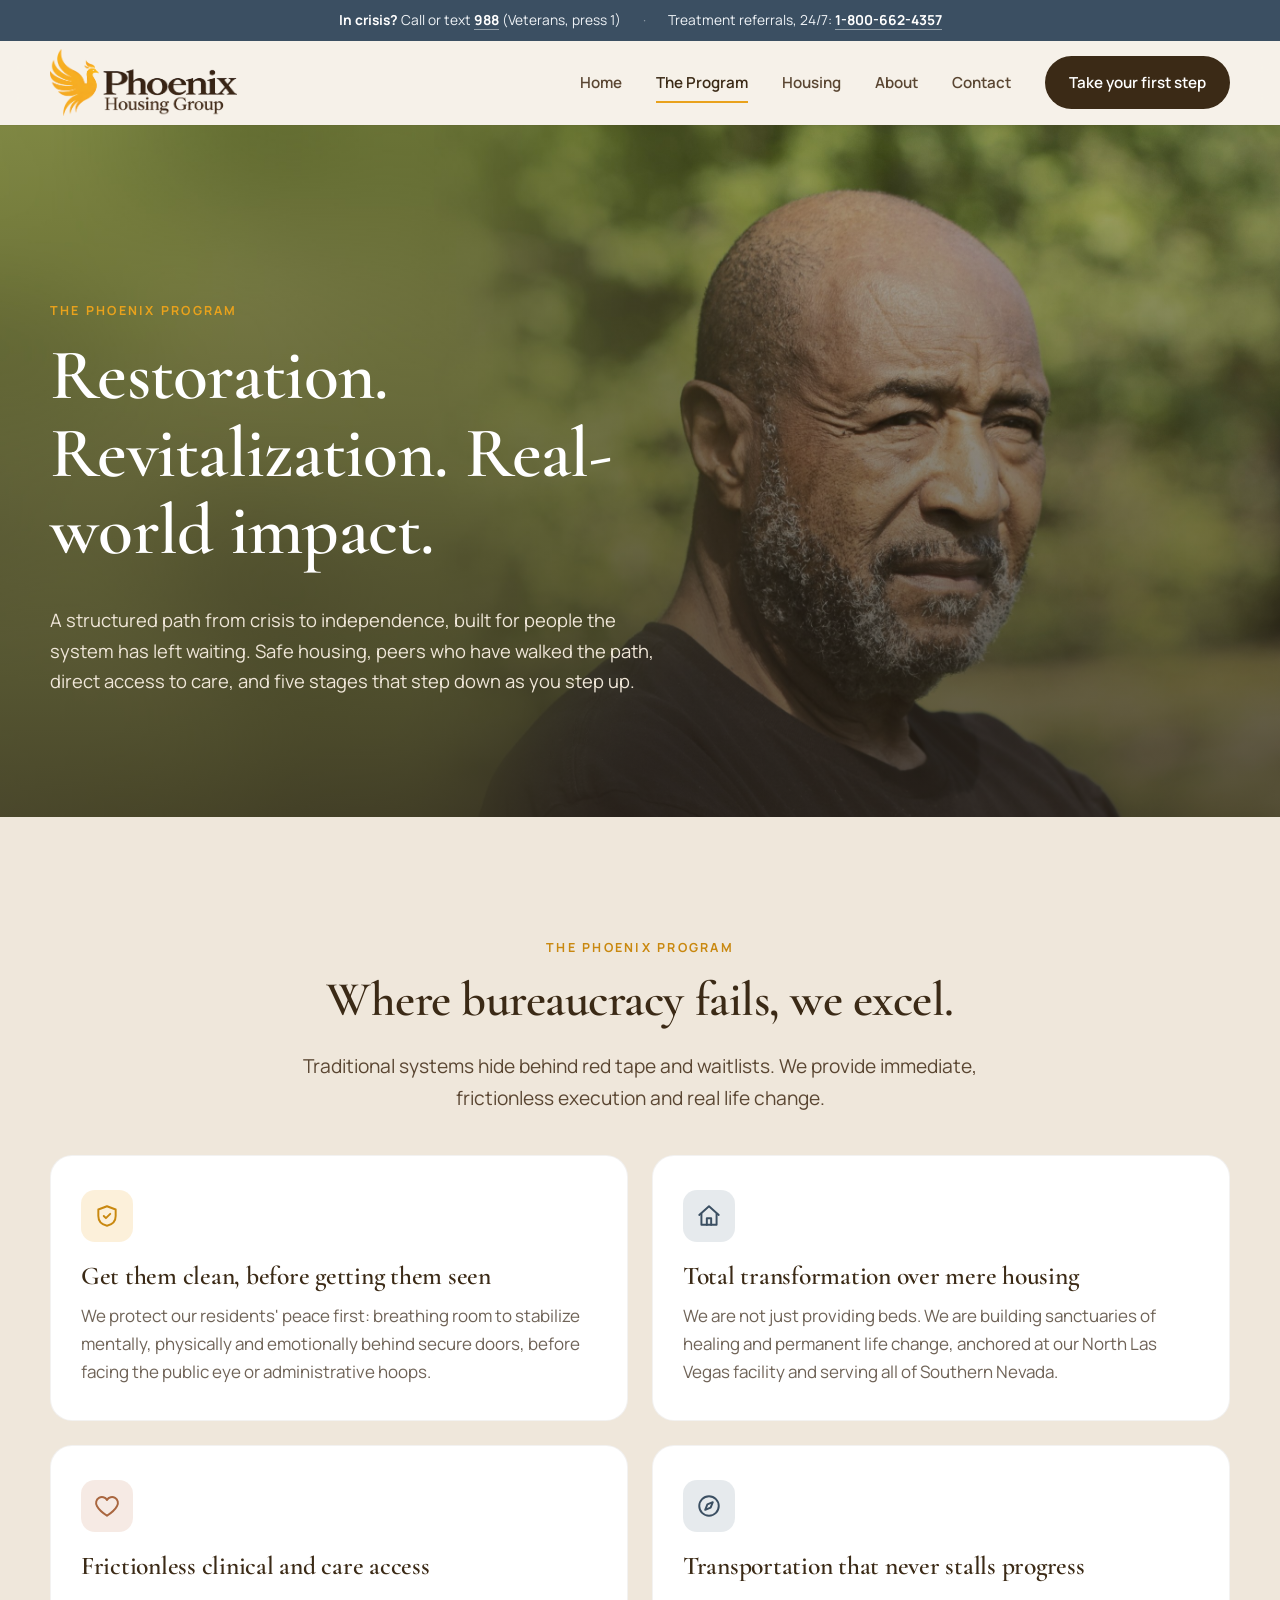
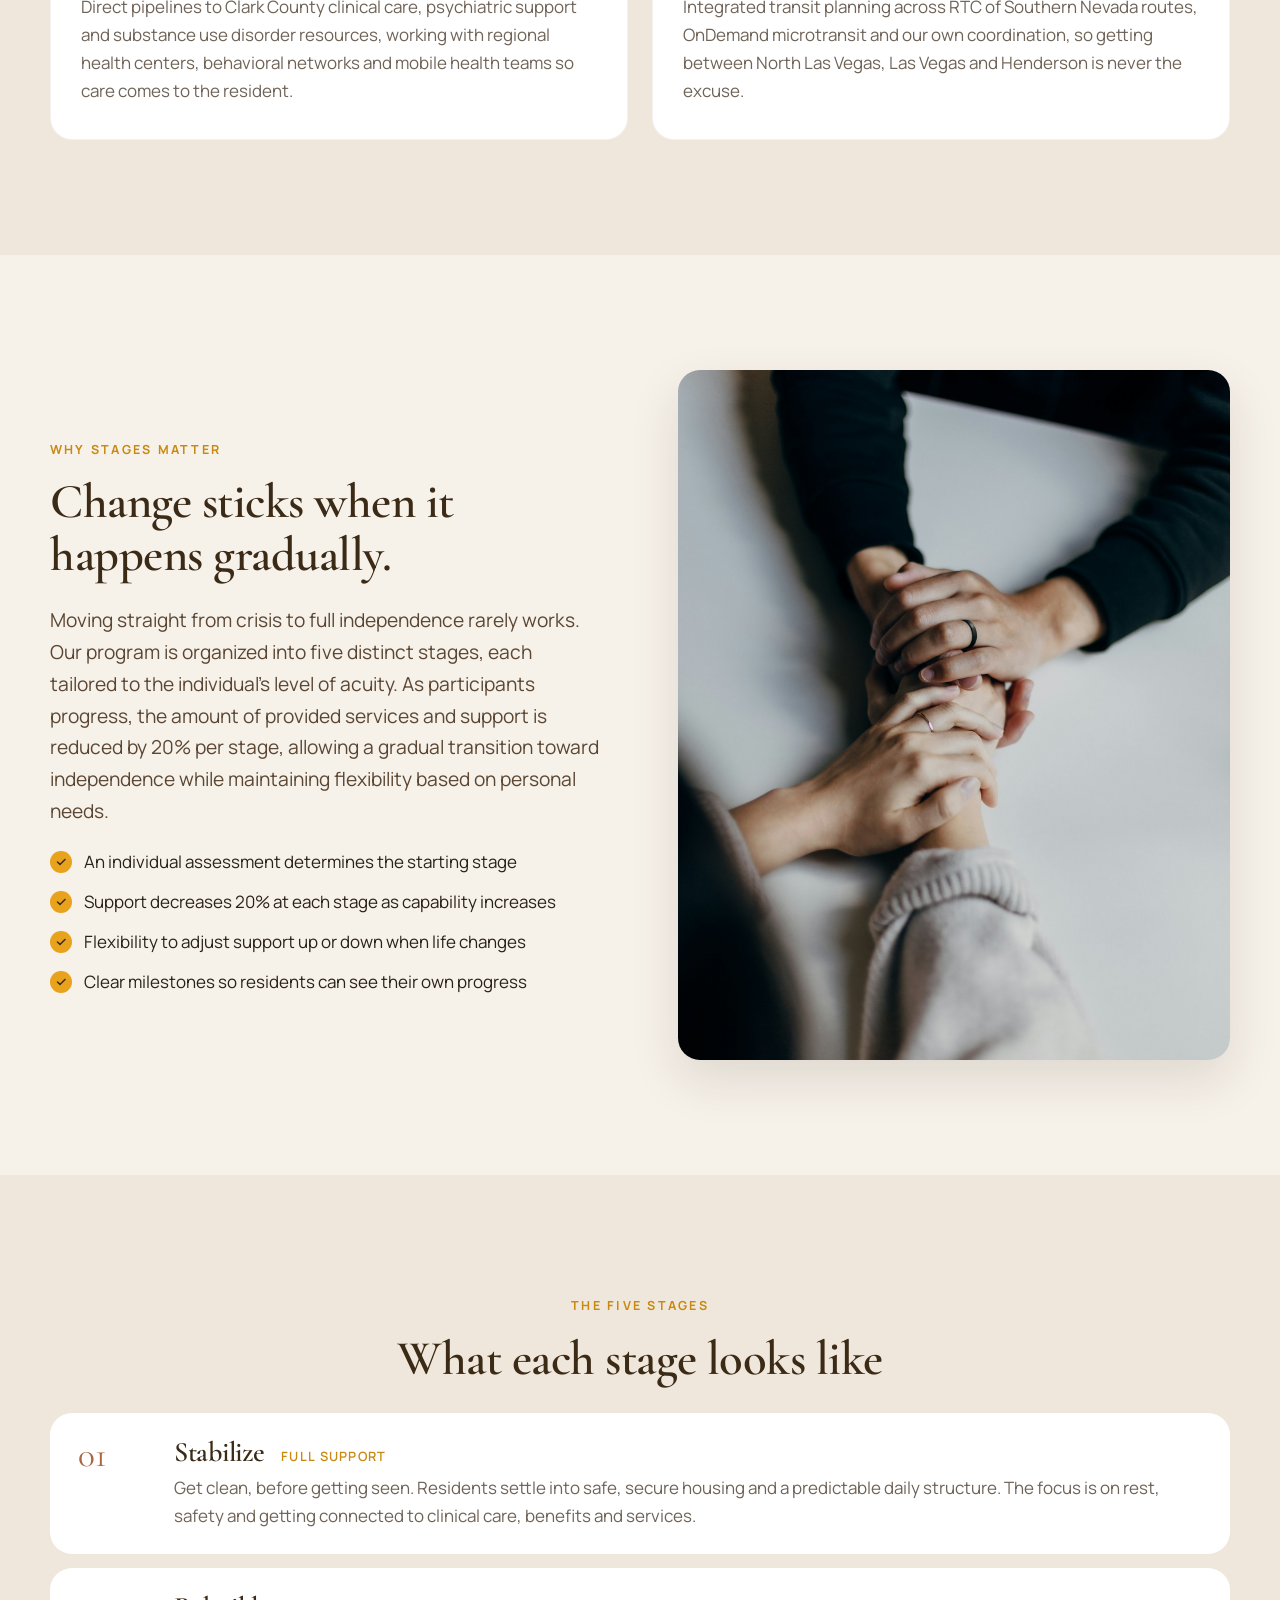
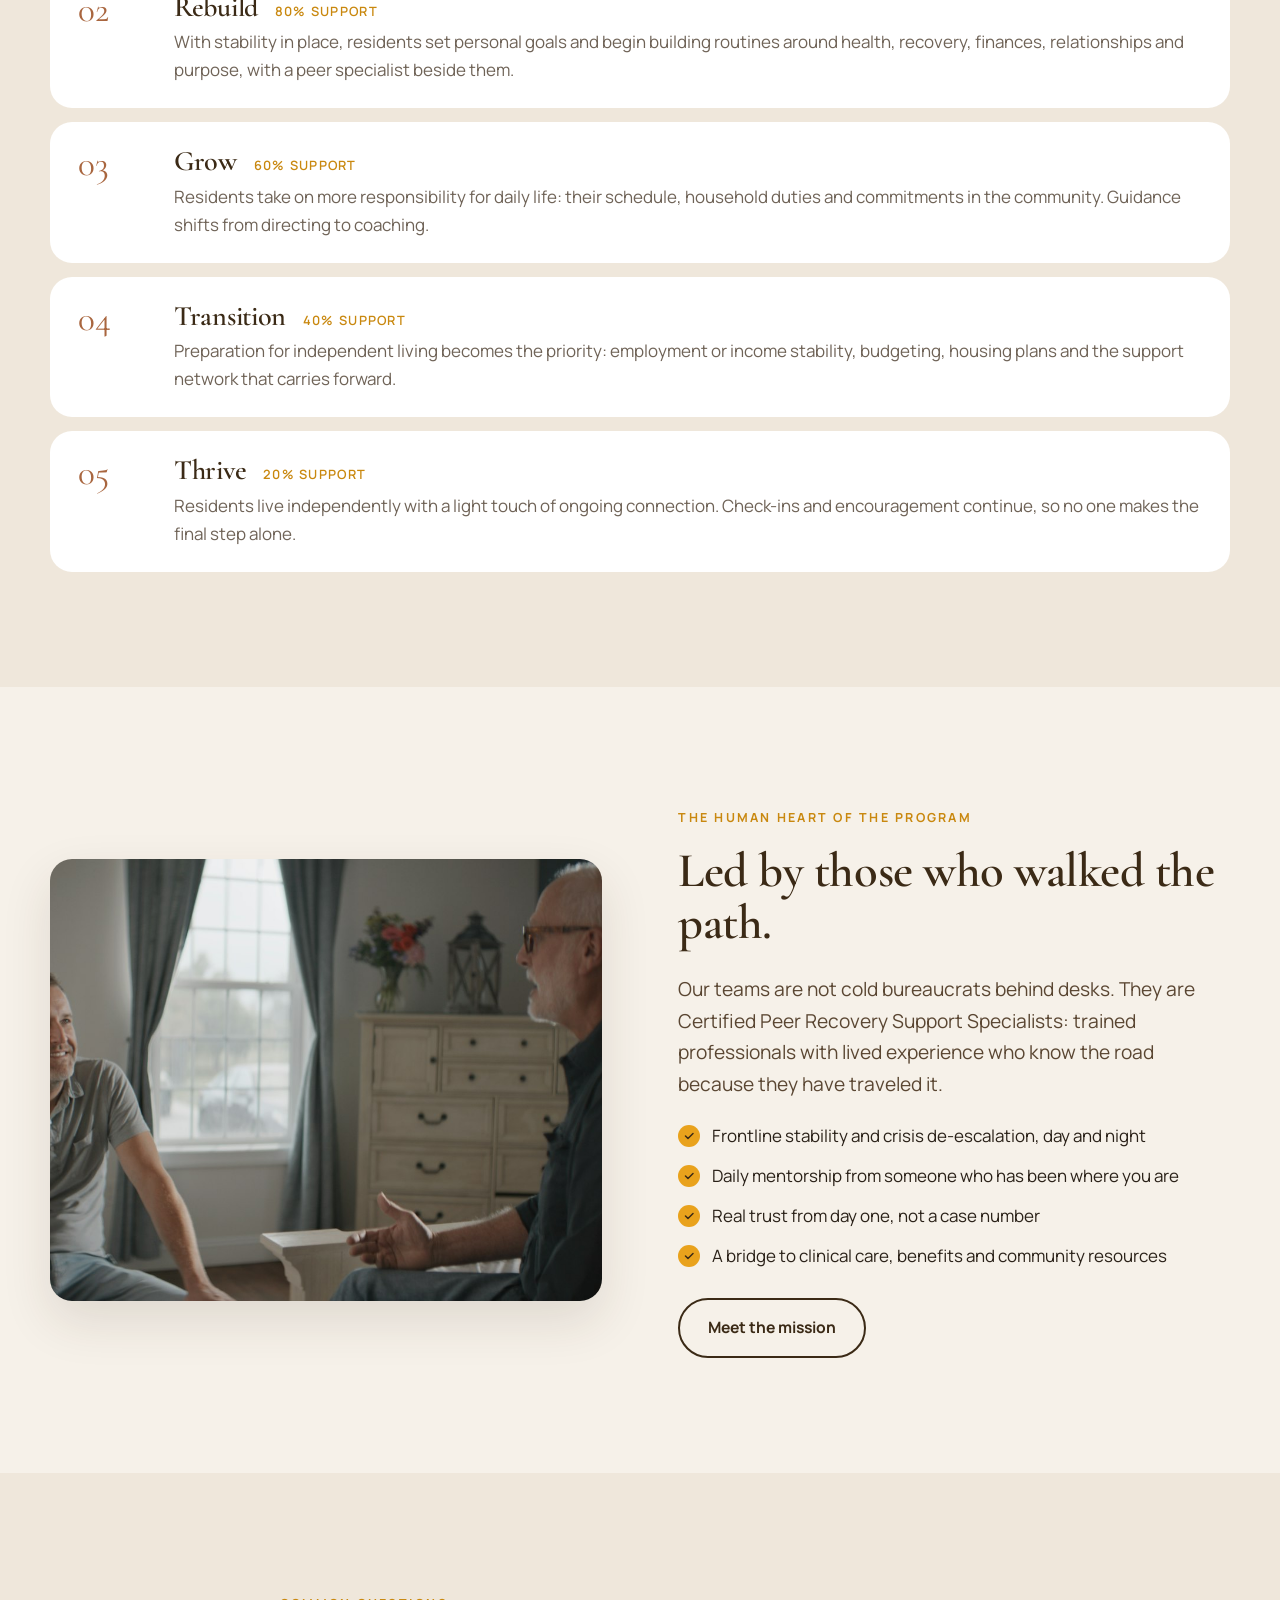
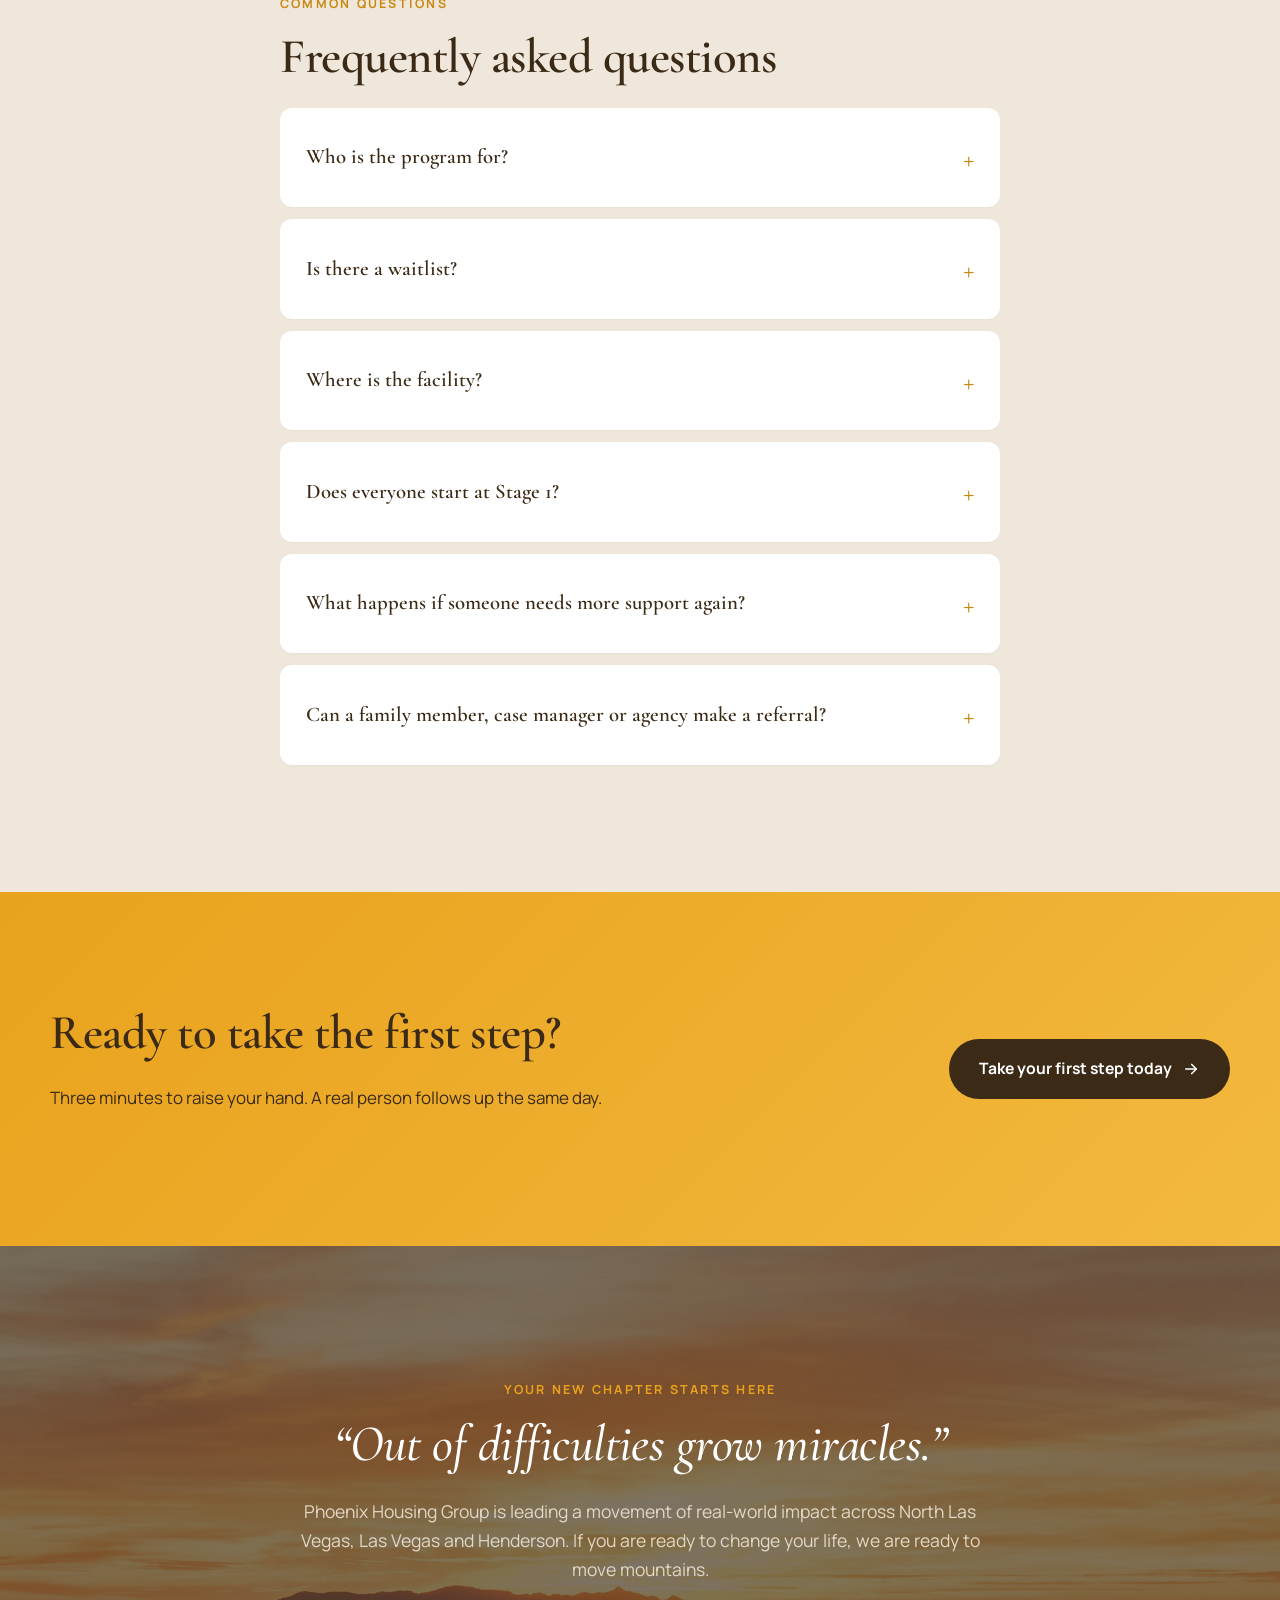
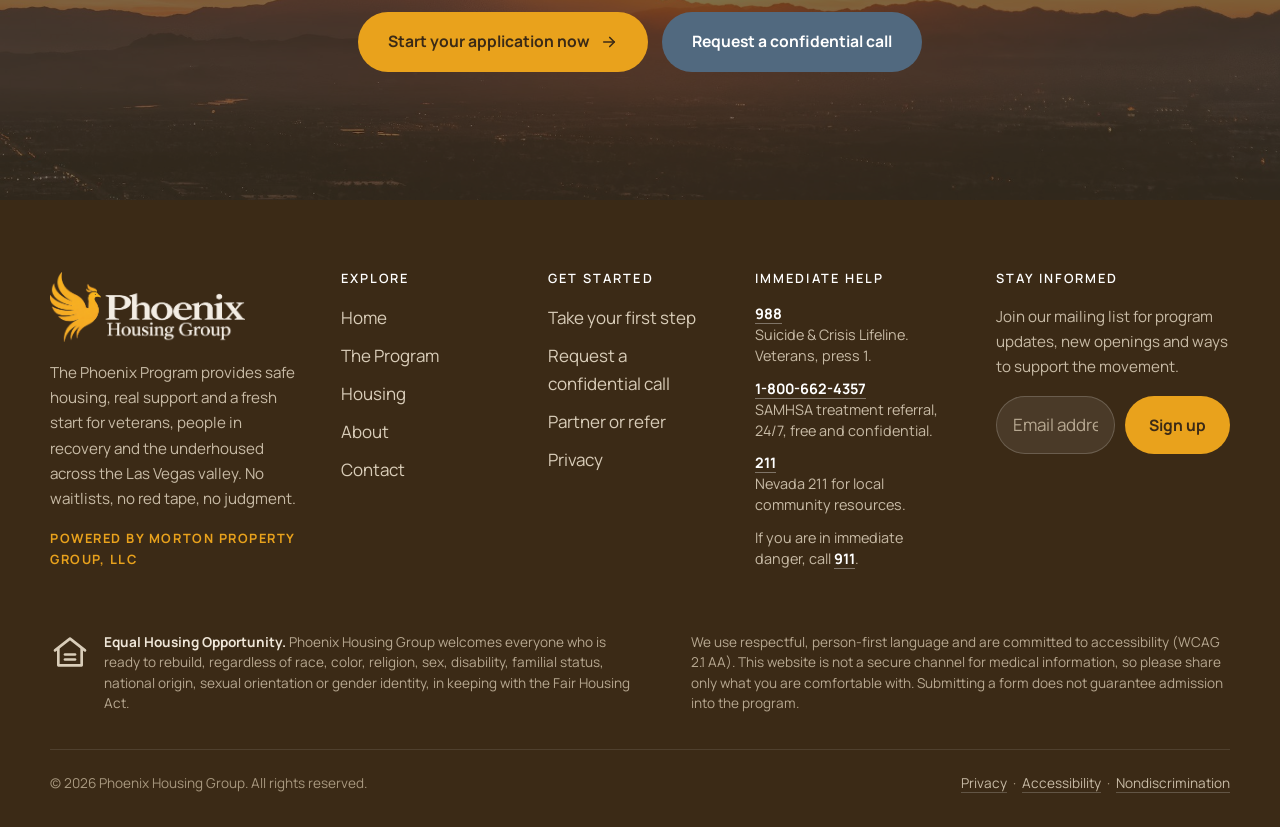
<file: program.html>
<!DOCTYPE html>
<html lang="en">
<head>
<meta charset="utf-8">
<meta name="viewport" content="width=device-width, initial-scale=1">
<title>The Phoenix Program | Phoenix Housing Group</title>
<meta name="description" content="How The Phoenix Program works: secure housing, peer recovery specialists, direct clinical access and a five-stage path to independence for veterans, people in recovery and the underhoused in the Las Vegas valley.">
<link rel="canonical" href="https://www.phoenixhousinggroup.com/program">
<meta property="og:type" content="website">
<meta property="og:site_name" content="Phoenix Housing Group">
<meta property="og:title" content="The Phoenix Program | Phoenix Housing Group">
<meta property="og:description" content="How The Phoenix Program works: secure housing, peer recovery specialists, direct clinical access and a five-stage path to independence for veterans, people in recovery and the underhoused in the Las Vegas valley.">
<meta property="og:url" content="https://www.phoenixhousinggroup.com/program">
<meta property="og:image" content="https://www.phoenixhousinggroup.com/assets/img/og-share.jpg">
<meta property="og:image:secure_url" content="https://www.phoenixhousinggroup.com/assets/img/og-share.jpg">
<meta property="og:image:type" content="image/jpeg">
<meta property="og:image:width" content="1200">
<meta property="og:image:height" content="630">
<meta property="og:image:alt" content="Phoenix Housing Group: Come as you are. Restoration and revitalization in the Las Vegas valley.">
<meta property="og:locale" content="en_US">
<meta name="twitter:card" content="summary_large_image">
<meta name="twitter:title" content="The Phoenix Program | Phoenix Housing Group">
<meta name="twitter:description" content="How The Phoenix Program works: secure housing, peer recovery specialists, direct clinical access and a five-stage path to independence for veterans, people in recovery and the underhoused in the Las Vegas valley.">
<meta name="twitter:image" content="https://www.phoenixhousinggroup.com/assets/img/og-share.jpg">
<meta name="robots" content="index, follow, max-image-preview:large">
<meta name="author" content="Phoenix Housing Group">
<meta name="theme-color" content="#3b2a16">
<link rel="icon" type="image/png" href="assets/img/favicon.png">
<link rel="apple-touch-icon" href="assets/img/favicon.png">
<link rel="preconnect" href="https://fonts.googleapis.com">
<link rel="preconnect" href="https://fonts.gstatic.com" crossorigin>
<link href="https://fonts.googleapis.com/css2?family=Cormorant+Garamond:ital,wght@0,500;0,600;0,700;1,500&family=Manrope:wght@400;500;600;700;800&display=swap" rel="stylesheet">
<link rel="stylesheet" href="assets/css/style.css?v=1793136899">
<script type="application/ld+json">
{"@context":"https://schema.org","@type":"Organization","name":"Phoenix Housing Group","url":"https://www.phoenixhousinggroup.com","logo":"https://www.phoenixhousinggroup.com/assets/img/logo.png","description":"The Phoenix Program: supportive housing and restoration for veterans, people in recovery, and the underhoused in North Las Vegas and the Las Vegas valley.","areaServed":[{"@type":"City","name":"North Las Vegas"},{"@type":"City","name":"Las Vegas"},{"@type":"City","name":"Henderson"}]}
</script>
</head>
<body>
<a class="skip-link" href="#main">Skip to content</a>
<div class="help-bar">
  <div class="wrap">
    <span><strong>In crisis?</strong> Call or text <a href="tel:988">988</a> (Veterans, press 1)</span>
    <span class="sep">&middot;</span>
    <span>Treatment referrals, 24/7: <a href="tel:18006624357">1-800-662-4357</a></span>
  </div>
</div>
<header class="site-header">
  <div class="wrap">
    <a class="brand" href="index.html" aria-label="Phoenix Housing Group home"><img src="assets/img/logo.png" alt="Phoenix Housing Group"></a>
    <button class="nav-toggle" aria-label="Open menu" aria-expanded="false" aria-controls="nav"><span></span><span></span><span></span></button>
    <nav class="nav" id="nav" aria-label="Primary">
      <a href="index.html">Home</a><a href="program.html" class="active">The Program</a><a href="housing.html">Housing</a><a href="about.html">About</a><a href="contact.html">Contact</a>
      <a class="btn btn-primary" href="intake.html">Take your first step</a>
    </nav>
  </div>
</header>
<main id="main">

<section class="page-hero">
  <img src="assets/img/veteran-elder.jpg" alt="" style="object-position:80% 25%">
  <div class="wrap" style="max-width:none"><div style="max-width:620px">
    <span class="eyebrow">The Phoenix Program</span>
    <h1>Restoration. Revitalization. Real-world impact.</h1>
    <p>A structured path from crisis to independence, built for people the system has left waiting. Safe housing, peers who have walked the path, direct access to care, and five stages that step down as you step up.</p>
  </div></div>
</section>

<section class="section sand" id="manifesto">
  <div class="wrap">
    <div class="center narrow reveal" style="margin-bottom:40px"><span class="eyebrow">The Phoenix Program</span><h2>Where bureaucracy fails, we excel.</h2><p class="lead">Traditional systems hide behind red tape and waitlists. We provide immediate, frictionless execution and real life change.</p></div>
    <div class="cards manifesto">
      <div class="card reveal"><div class="icon"><svg viewBox="0 0 24 24" fill="none" stroke-width="1.8" stroke-linecap="round" stroke-linejoin="round"><path d="M12 3l8 3v6c0 5-3.5 8-8 9-4.5-1-8-4-8-9V6z"/><path d="M9 12l2 2 4-4"/></svg></div><h3>Get them clean, before getting them seen</h3><p>We protect our residents' peace first: breathing room to stabilize mentally, physically and emotionally behind secure doors, before facing the public eye or administrative hoops.</p></div>
      <div class="card reveal"><div class="icon"><svg viewBox="0 0 24 24" fill="none" stroke-width="1.8" stroke-linecap="round" stroke-linejoin="round"><path d="M3 11l9-8 9 8"/><path d="M5 10v10h14V10"/><path d="M10 20v-6h4v6"/></svg></div><h3>Total transformation over mere housing</h3><p>We are not just providing beds. We are building sanctuaries of healing and permanent life change, anchored at our North Las Vegas facility and serving all of Southern Nevada.</p></div>
      <div class="card reveal"><div class="icon"><svg viewBox="0 0 24 24" fill="none" stroke-width="1.8" stroke-linecap="round" stroke-linejoin="round"><path d="M12 21s-7-4.6-9.3-9A5.2 5.2 0 0 1 12 6.4 5.2 5.2 0 0 1 21.3 12C19 16.4 12 21 12 21z"/></svg></div><h3>Frictionless clinical and care access</h3><p>Direct pipelines to Clark County clinical care, psychiatric support and substance use disorder resources, working with regional health centers, behavioral networks and mobile health teams so care comes to the resident.</p></div>
      <div class="card reveal"><div class="icon"><svg viewBox="0 0 24 24" fill="none" stroke-width="1.8" stroke-linecap="round" stroke-linejoin="round"><circle cx="12" cy="12" r="9"/><path d="M15.5 8.5l-2 5-5 2 2-5z"/></svg></div><h3>Transportation that never stalls progress</h3><p>Integrated transit planning across RTC of Southern Nevada routes, OnDemand microtransit and our own coordination, so getting between North Las Vegas, Las Vegas and Henderson is never the excuse.</p></div>
    </div>
  </div>
</section>

<section class="section">
  <div class="wrap split">
    <div class="reveal">
      <span class="eyebrow">Why stages matter</span>
      <h2>Change sticks when it happens gradually.</h2>
      <p class="lead">Moving straight from crisis to full independence rarely works. Our program is organized into five distinct stages, each tailored to the individual's level of acuity. As participants progress, the amount of provided services and support is reduced by 20% per stage, allowing a gradual transition toward independence while maintaining flexibility based on personal needs.</p>
      <ul class="check-list">
        <li>An individual assessment determines the starting stage</li>
        <li>Support decreases 20% at each stage as capability increases</li>
        <li>Flexibility to adjust support up or down when life changes</li>
        <li>Clear milestones so residents can see their own progress</li>
      </ul>
    </div>
    <div class="reveal"><img class="photo tall" src="assets/img/holding-hands.jpg" alt="Two people holding hands across a table in support" width="1200" height="1500"></div>
  </div>
</section>

<section class="section sand">
  <div class="wrap">
    <div class="center narrow reveal"><span class="eyebrow">The five stages</span><h2>What each stage looks like</h2></div>
    <div class="timeline">
      <div class="step reveal"><div class="n">01</div><div><h3>Stabilize <small class="tag">Full support</small></h3><p>Get clean, before getting seen. Residents settle into safe, secure housing and a predictable daily structure. The focus is on rest, safety and getting connected to clinical care, benefits and services.</p></div></div>
      <div class="step reveal"><div class="n">02</div><div><h3>Rebuild <small class="tag">80% support</small></h3><p>With stability in place, residents set personal goals and begin building routines around health, recovery, finances, relationships and purpose, with a peer specialist beside them.</p></div></div>
      <div class="step reveal"><div class="n">03</div><div><h3>Grow <small class="tag">60% support</small></h3><p>Residents take on more responsibility for daily life: their schedule, household duties and commitments in the community. Guidance shifts from directing to coaching.</p></div></div>
      <div class="step reveal"><div class="n">04</div><div><h3>Transition <small class="tag">40% support</small></h3><p>Preparation for independent living becomes the priority: employment or income stability, budgeting, housing plans and the support network that carries forward.</p></div></div>
      <div class="step reveal"><div class="n">05</div><div><h3>Thrive <small class="tag">20% support</small></h3><p>Residents live independently with a light touch of ongoing connection. Check-ins and encouragement continue, so no one makes the final step alone.</p></div></div>
    </div>
  </div>
</section>

<section class="section">
  <div class="wrap split">
    <div class="reveal"><img class="photo" src="assets/img/peer-support.jpg" alt="Two men in relaxed conversation in a bright room" style="object-position:50% 35%" width="1200" height="960"></div>
    <div class="reveal">
      <span class="eyebrow">The human heart of the program</span>
      <h2>Led by those who walked the path.</h2>
      <p class="lead">Our teams are not cold bureaucrats behind desks. They are Certified Peer Recovery Support Specialists: trained professionals with lived experience who know the road because they have traveled it.</p>
      <ul class="check-list">
        <li>Frontline stability and crisis de-escalation, day and night</li>
        <li>Daily mentorship from someone who has been where you are</li>
        <li>Real trust from day one, not a case number</li>
        <li>A bridge to clinical care, benefits and community resources</li>
      </ul>
      <a class="btn btn-outline" href="about.html">Meet the mission</a>
    </div>
  </div>
</section>

<section class="section sand faq">
  <div class="wrap narrow">
    <span class="eyebrow">Common questions</span>
    <h2>Frequently asked questions</h2>
    <details><summary>Who is the program for?</summary><p>Veterans, people facing addiction or mental health challenges, the underhoused, and anyone who feels lost and is ready for a fresh start. You do not need to be a veteran. You do not need to have everything figured out. Come as you are.</p></details>
    <details><summary>Is there a waitlist?</summary><p>No. Raising your hand takes about three minutes, and an intake coordinator connects with you the same day to talk through options and map out a placement date.</p></details>
    <details><summary>Where is the facility?</summary><p>Our flagship facility is in North Las Vegas and serves individuals from across Las Vegas, Henderson and the greater valley. Transportation is coordinated so logistics never stall your progress.</p></details>
    <details><summary>Does everyone start at Stage 1?</summary><p>No. Each participant is assessed individually and placed at the stage that matches their current level of need. Some residents begin further along the path.</p></details>
    <details><summary>What happens if someone needs more support again?</summary><p>Support can be adjusted up as well as down. A difficult season does not mean starting over.</p></details>
    <details><summary>Can a family member, case manager or agency make a referral?</summary><p>Yes. Families, case managers, agencies and community organizations are welcome to reach out on someone's behalf through the intake form or by requesting a confidential call.</p></details>
  </div>
</section>
<section class="section cta-band">
  <div class="wrap">
    <div><h2>Ready to take the first step?</h2><p>Three minutes to raise your hand. A real person follows up the same day.</p></div>
    <div class="actions"><a class="btn btn-primary" href="intake.html">Take your first step today <svg viewBox="0 0 24 24" fill="none" stroke="currentColor" stroke-width="2.2" stroke-linecap="round" stroke-linejoin="round"><path d="M5 12h14"/><path d="M13 6l6 6-6 6"/></svg></a></div>
  </div>
</section>
</main>
<section class="closing">
  <img class="bg-photo" src="assets/img/sunrise-valley.jpg" alt="">
  <div class="wrap narrow center">
    <span class="eyebrow">Your new chapter starts here</span>
    <h2>“Out of difficulties grow miracles.”</h2>
    <p>Phoenix Housing Group is leading a movement of real-world impact across North Las Vegas, Las Vegas and Henderson. If you are ready to change your life, we are ready to move mountains.</p>
    <div class="hero-actions" style="justify-content:center">
      <a class="btn btn-gold" href="intake.html">Start your application now <svg viewBox="0 0 24 24" fill="none" stroke="currentColor" stroke-width="2.2" stroke-linecap="round" stroke-linejoin="round"><path d="M5 12h14"/><path d="M13 6l6 6-6 6"/></svg></a>
      <a class="btn btn-slate" href="schedule.html">Request a confidential call</a>
    </div>
  </div>
</section>
<footer class="site-footer">
  <div class="wrap">
    <div class="footer-grid">
      <div class="footer-brand">
        <img class="logo" src="assets/img/logo-light.png" alt="Phoenix Housing Group">
        <p>The Phoenix Program provides safe housing, real support and a fresh start for veterans, people in recovery and the underhoused across the Las Vegas valley. No waitlists, no red tape, no judgment.</p>
        <p class="powered">Powered by Morton Property Group, LLC</p>
      </div>
      <div>
        <h4>Explore</h4>
        <ul>
          <li><a href="index.html">Home</a></li>
          <li><a href="program.html">The Program</a></li>
          <li><a href="housing.html">Housing</a></li>
          <li><a href="about.html">About</a></li>
          <li><a href="contact.html">Contact</a></li>
        </ul>
      </div>
      <div>
        <h4>Get started</h4>
        <ul>
          <li><a href="intake.html">Take your first step</a></li>
          <li><a href="schedule.html">Request a confidential call</a></li>
          <li><a href="contact.html#partners">Partner or refer</a></li>
          <li><a href="privacy.html">Privacy</a></li>
        </ul>
      </div>
      <div class="footer-help">
        <h4>Immediate help</h4>
        <ul>
          <li><a href="tel:988">988</a><br>Suicide &amp; Crisis Lifeline. Veterans, press 1.</li>
          <li><a href="tel:18006624357">1-800-662-4357</a><br>SAMHSA treatment referral, 24/7, free and confidential.</li>
          <li><a href="tel:211">211</a><br>Nevada 211 for local community resources.</li>
          <li>If you are in immediate danger, call <a href="tel:911">911</a>.</li>
        </ul>
      </div>
      <div class="footer-news">
        <h4>Stay informed</h4>
        <p>Join our mailing list for program updates, new openings and ways to support the movement.</p>
        <form class="newsletter" action="https://formsubmit.co/admin@phoenixhousinggroup.com" method="POST" data-phg-form>
          <input type="hidden" name="_subject" value="Newsletter signup (phoenixhousinggroup.com)">
          <input type="hidden" name="_next" value="https://www.phoenixhousinggroup.com/thank-you">
          <input type="hidden" name="_template" value="table">
          <input type="hidden" name="_captcha" value="false">
          <input type="hidden" name="form_type" value="Newsletter">
          <input type="text" name="_honey" class="honey" tabindex="-1" autocomplete="off">
          <label class="honey" for="nl-email">Email</label>
          <input id="nl-email" type="email" name="email" placeholder="Email address" required>
          <button class="btn btn-gold" type="submit">Sign up</button>
        </form>
      </div>
    </div>
    <div class="footer-legal">
      <div class="eho">
        <svg viewBox="0 0 24 24" fill="none" stroke-width="1.6" stroke-linecap="round" stroke-linejoin="round" aria-hidden="true"><path d="M3 11l9-7 9 7"/><path d="M5 10v10h14V10"/><path d="M9 13.5h6"/><path d="M9 16.5h6"/></svg>
        <p><strong>Equal Housing Opportunity.</strong> Phoenix Housing Group welcomes everyone who is ready to rebuild, regardless of race, color, religion, sex, disability, familial status, national origin, sexual orientation or gender identity, in keeping with the Fair Housing Act.</p>
      </div>
      <p>We use respectful, person-first language and are committed to accessibility (WCAG 2.1 AA). This website is not a secure channel for medical information, so please share only what you are comfortable with. Submitting a form does not guarantee admission into the program.</p>
    </div>
    <div class="footer-bottom">
      <span>&copy; <span data-year>2026</span> Phoenix Housing Group. All rights reserved.</span>
      <span><a href="privacy.html">Privacy</a> &nbsp;&middot;&nbsp; <a href="privacy.html#accessibility">Accessibility</a> &nbsp;&middot;&nbsp; <a href="privacy.html#nondiscrimination">Nondiscrimination</a></span>
    </div>
  </div>
</footer>
<script src="assets/js/main.js?v=1793136899"></script>
</body>
</html>
</file>
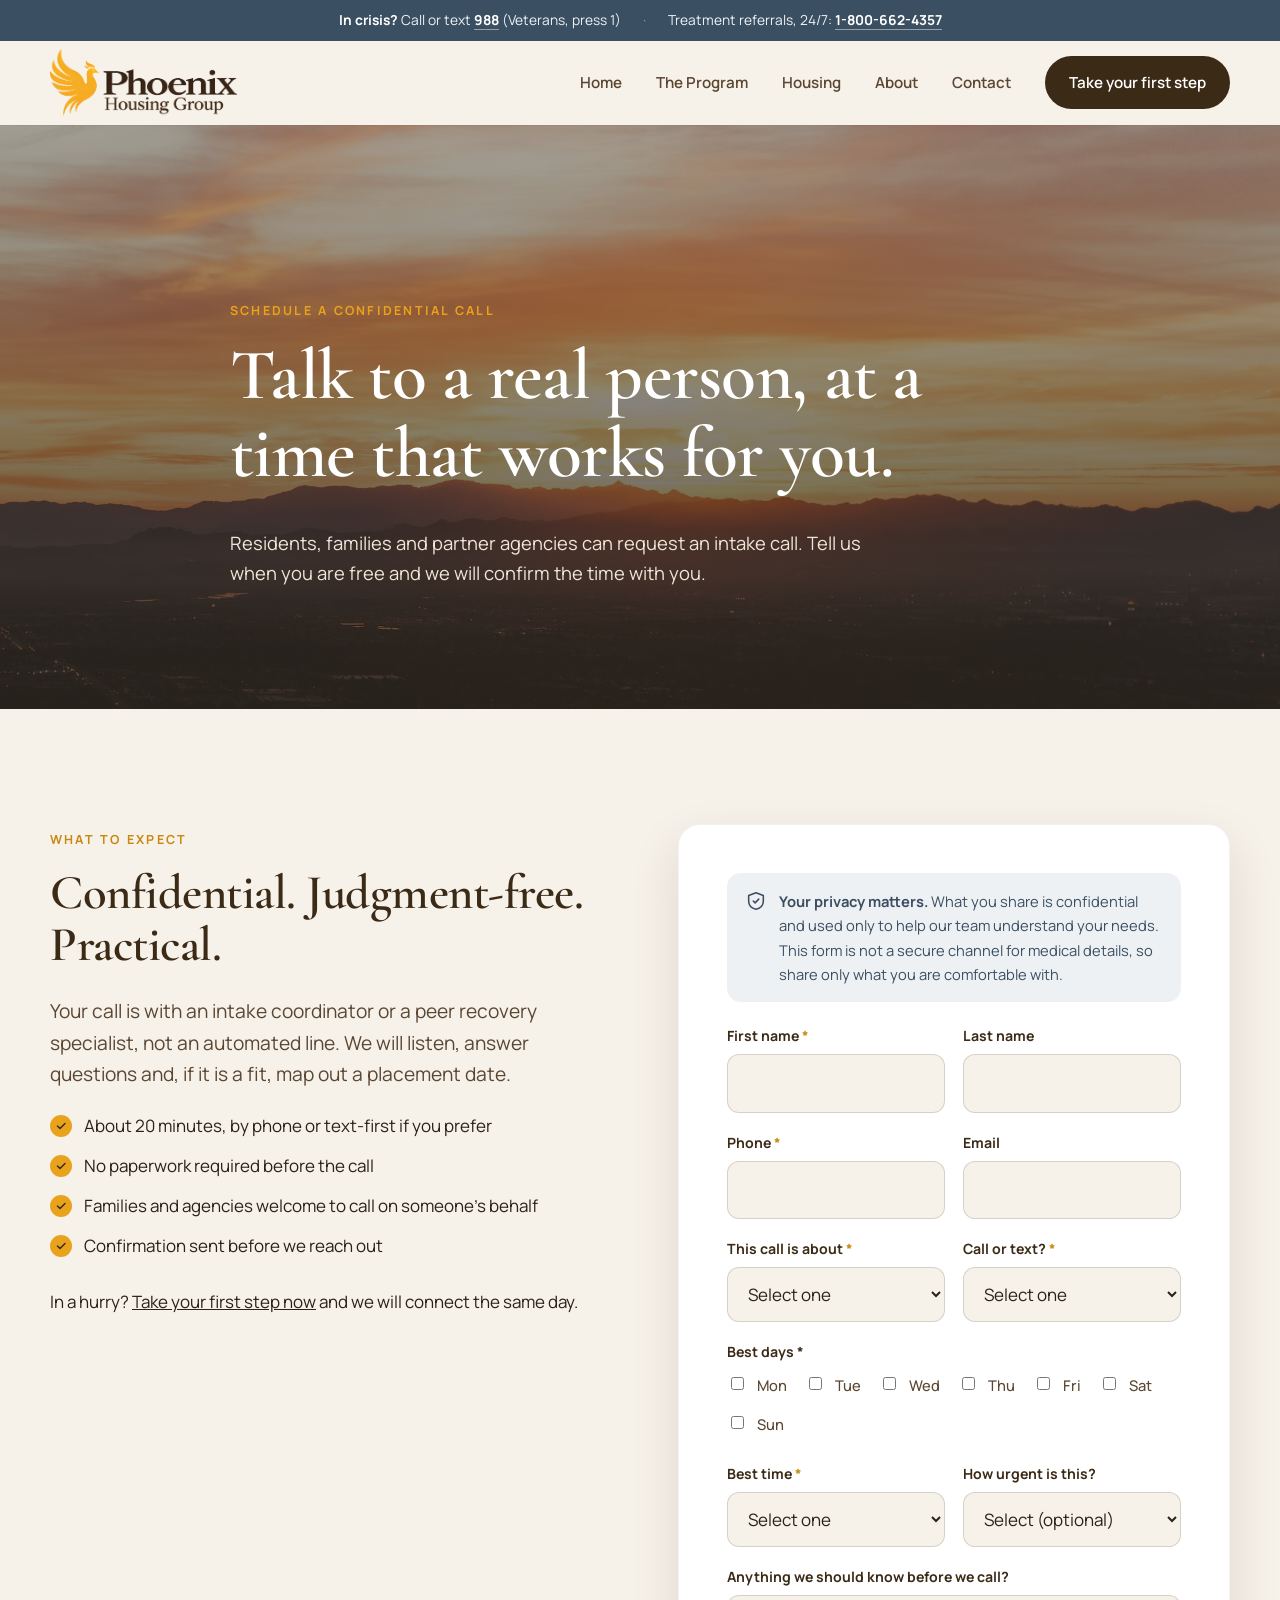
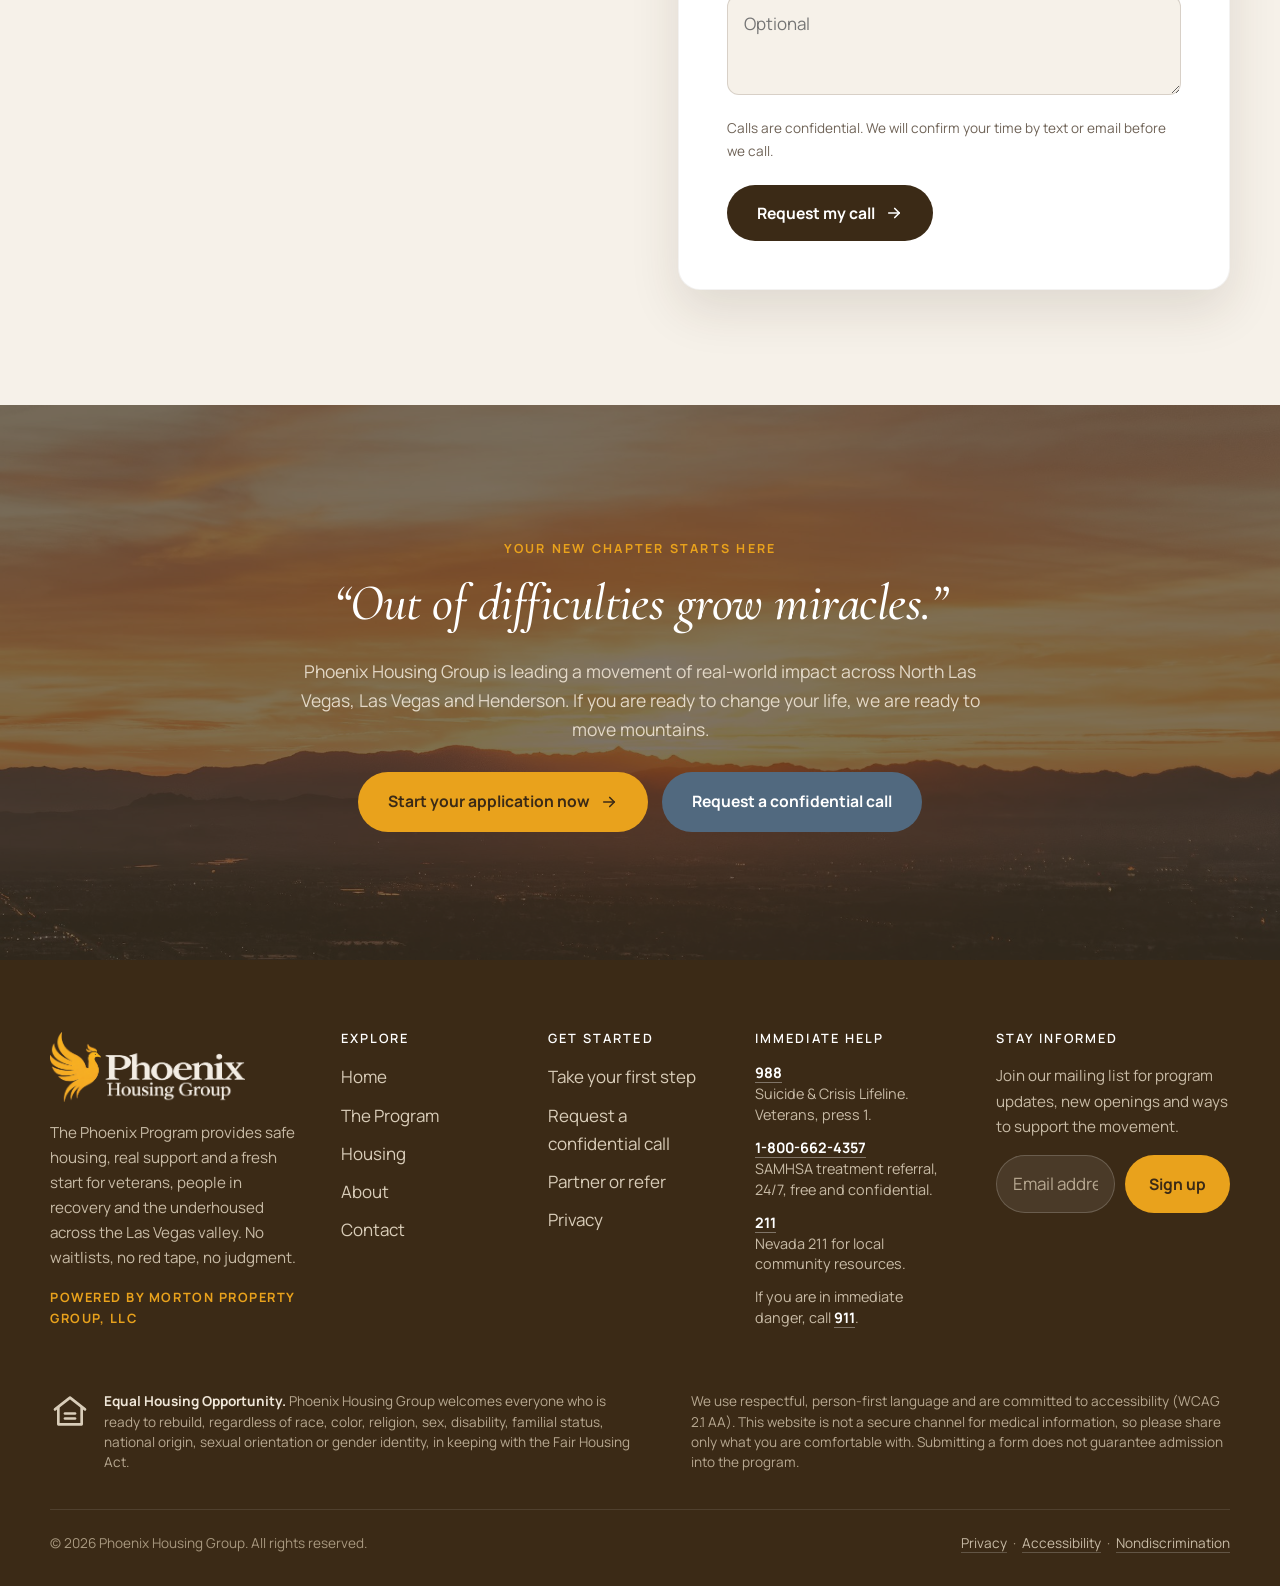
<file: schedule.html>
<!DOCTYPE html>
<html lang="en">
<head>
<meta charset="utf-8">
<meta name="viewport" content="width=device-width, initial-scale=1">
<title>Request a Confidential Call | Phoenix Housing Group</title>
<meta name="description" content="Request a confidential intake call with The Phoenix Program at a time that works for you. Residents, families and partner agencies welcome.">
<link rel="canonical" href="https://www.phoenixhousinggroup.com/schedule">
<meta property="og:type" content="website">
<meta property="og:site_name" content="Phoenix Housing Group">
<meta property="og:title" content="Request a Confidential Call | Phoenix Housing Group">
<meta property="og:description" content="Request a confidential intake call with The Phoenix Program at a time that works for you. Residents, families and partner agencies welcome.">
<meta property="og:url" content="https://www.phoenixhousinggroup.com/schedule">
<meta property="og:image" content="https://www.phoenixhousinggroup.com/assets/img/og-share.jpg">
<meta property="og:image:secure_url" content="https://www.phoenixhousinggroup.com/assets/img/og-share.jpg">
<meta property="og:image:type" content="image/jpeg">
<meta property="og:image:width" content="1200">
<meta property="og:image:height" content="630">
<meta property="og:image:alt" content="Phoenix Housing Group: Come as you are. Restoration and revitalization in the Las Vegas valley.">
<meta property="og:locale" content="en_US">
<meta name="twitter:card" content="summary_large_image">
<meta name="twitter:title" content="Request a Confidential Call | Phoenix Housing Group">
<meta name="twitter:description" content="Request a confidential intake call with The Phoenix Program at a time that works for you. Residents, families and partner agencies welcome.">
<meta name="twitter:image" content="https://www.phoenixhousinggroup.com/assets/img/og-share.jpg">
<meta name="robots" content="index, follow, max-image-preview:large">
<meta name="author" content="Phoenix Housing Group">
<meta name="theme-color" content="#3b2a16">
<link rel="icon" type="image/png" href="assets/img/favicon.png">
<link rel="apple-touch-icon" href="assets/img/favicon.png">
<link rel="preconnect" href="https://fonts.googleapis.com">
<link rel="preconnect" href="https://fonts.gstatic.com" crossorigin>
<link href="https://fonts.googleapis.com/css2?family=Cormorant+Garamond:ital,wght@0,500;0,600;0,700;1,500&family=Manrope:wght@400;500;600;700;800&display=swap" rel="stylesheet">
<link rel="stylesheet" href="assets/css/style.css?v=1793136899">
<script type="application/ld+json">
{"@context":"https://schema.org","@type":"Organization","name":"Phoenix Housing Group","url":"https://www.phoenixhousinggroup.com","logo":"https://www.phoenixhousinggroup.com/assets/img/logo.png","description":"The Phoenix Program: supportive housing and restoration for veterans, people in recovery, and the underhoused in North Las Vegas and the Las Vegas valley.","areaServed":[{"@type":"City","name":"North Las Vegas"},{"@type":"City","name":"Las Vegas"},{"@type":"City","name":"Henderson"}]}
</script>
</head>
<body>
<a class="skip-link" href="#main">Skip to content</a>
<div class="help-bar">
  <div class="wrap">
    <span><strong>In crisis?</strong> Call or text <a href="tel:988">988</a> (Veterans, press 1)</span>
    <span class="sep">&middot;</span>
    <span>Treatment referrals, 24/7: <a href="tel:18006624357">1-800-662-4357</a></span>
  </div>
</div>
<header class="site-header">
  <div class="wrap">
    <a class="brand" href="index.html" aria-label="Phoenix Housing Group home"><img src="assets/img/logo.png" alt="Phoenix Housing Group"></a>
    <button class="nav-toggle" aria-label="Open menu" aria-expanded="false" aria-controls="nav"><span></span><span></span><span></span></button>
    <nav class="nav" id="nav" aria-label="Primary">
      <a href="index.html">Home</a><a href="program.html">The Program</a><a href="housing.html">Housing</a><a href="about.html">About</a><a href="contact.html">Contact</a>
      <a class="btn btn-primary" href="intake.html">Take your first step</a>
    </nav>
  </div>
</header>
<main id="main">

<section class="page-hero">
  <img src="assets/img/sunrise-valley.jpg" alt="">
  <div class="wrap">
    <span class="eyebrow">Schedule a confidential call</span>
    <h1>Talk to a real person, at a time that works for you.</h1>
    <p>Residents, families and partner agencies can request an intake call. Tell us when you are free and we will confirm the time with you.</p>
  </div>
</section>
<section class="section">
  <div class="wrap">
    <div class="split" style="align-items:start">
      <div class="reveal">
        <span class="eyebrow">What to expect</span>
        <h2>Confidential. Judgment-free. Practical.</h2>
        <p class="lead">Your call is with an intake coordinator or a peer recovery specialist, not an automated line. We will listen, answer questions and, if it is a fit, map out a placement date.</p>
        <ul class="check-list">
          <li>About 20 minutes, by phone or text-first if you prefer</li>
          <li>No paperwork required before the call</li>
          <li>Families and agencies welcome to call on someone's behalf</li>
          <li>Confirmation sent before we reach out</li>
        </ul>
        <p>In a hurry? <a href="intake.html">Take your first step now</a> and we will connect the same day.</p>
      </div>
      <div class="reveal"><form class="form-card" action="https://formsubmit.co/admin@phoenixhousinggroup.com" method="POST" data-phg-form>
  <input type="hidden" name="_subject" value="Confidential call request (phoenixhousinggroup.com)">
  <input type="hidden" name="_next" value="https://www.phoenixhousinggroup.com/thank-you">
  <input type="hidden" name="_template" value="table">
  <input type="hidden" name="_captcha" value="false">
  <input type="hidden" name="form_type" value="schedule">
  <input type="text" name="_honey" class="honey" tabindex="-1" autocomplete="off">
  <div class="form-reassure"><svg viewBox="0 0 24 24" fill="none" stroke-width="1.7" stroke-linecap="round" stroke-linejoin="round" aria-hidden="true"><path d="M12 3l8 3v6c0 5-3.5 8-8 9-4.5-1-8-4-8-9V6z"/><path d="M9 12l2 2 4-4"/></svg><span><strong>Your privacy matters.</strong> What you share is confidential and used only to help our team understand your needs. This form is not a secure channel for medical details, so share only what you are comfortable with.</span></div>
  <div class="form-grid">
    <div><label for="sc-first">First name <span class="req">*</span></label><input id="sc-first" type="text" name="first_name" required autocomplete="given-name"></div>
    <div><label for="sc-last">Last name</label><input id="sc-last" type="text" name="last_name" autocomplete="family-name"></div>
    <div><label for="sc-phone">Phone <span class="req">*</span></label><input id="sc-phone" type="tel" name="phone" required autocomplete="tel"></div>
    <div><label for="sc-email">Email</label><input id="sc-email" type="email" name="email" autocomplete="email"></div>
    <div><label for="sc-for">This call is about <span class="req">*</span></label><select id="sc-for" name="asking_for" required><option value="" disabled selected>Select one</option>
        <option>Myself</option>
        <option>A family member or friend</option>
        <option>A veteran I am helping</option>
        <option>A client (case manager, agency or provider)</option>
        <option>Other</option></select></div>
    <div><label for="sc-method">Call or text? <span class="req">*</span></label>
      <select id="sc-method" name="best_contact" required>
        <option value="" disabled selected>Select one</option>
        <option>Phone call</option><option>Text first, then call</option>
      </select></div>
    <div class="full"><span class="label-text">Best days <span class="req">*</span></span>
      <div class="choice-grid days">
        <label class="checkbox"><input type="checkbox" name="preferred_days" value="Mon"> Mon</label>
        <label class="checkbox"><input type="checkbox" name="preferred_days" value="Tue"> Tue</label>
        <label class="checkbox"><input type="checkbox" name="preferred_days" value="Wed"> Wed</label>
        <label class="checkbox"><input type="checkbox" name="preferred_days" value="Thu"> Thu</label>
        <label class="checkbox"><input type="checkbox" name="preferred_days" value="Fri"> Fri</label>
        <label class="checkbox"><input type="checkbox" name="preferred_days" value="Sat"> Sat</label>
        <label class="checkbox"><input type="checkbox" name="preferred_days" value="Sun"> Sun</label>
      </div>
    </div>
    <div><label for="sc-time">Best time <span class="req">*</span></label>
      <select id="sc-time" name="preferred_time" required>
        <option value="" disabled selected>Select one</option>
        <option>Morning (8am to 12pm)</option><option>Afternoon (12pm to 5pm)</option><option>Evening (5pm to 8pm)</option><option>Any time</option>
      </select></div>
    <div><label for="sc-urgent">How urgent is this?</label>
      <select id="sc-urgent" name="urgency">
        <option value="" selected>Select (optional)</option>
        <option>Urgent: today if possible</option><option>Soon: this week</option><option>Not urgent</option>
      </select></div>
    <div class="full"><label for="sc-msg">Anything we should know before we call?</label><textarea id="sc-msg" name="message" style="min-height:100px" placeholder="Optional"></textarea></div>
  </div>
  <p class="form-note">Calls are confidential. We will confirm your time by text or email before we call.</p>
  <button class="btn btn-primary" type="submit">Request my call <svg viewBox="0 0 24 24" fill="none" stroke="currentColor" stroke-width="2.2" stroke-linecap="round" stroke-linejoin="round"><path d="M5 12h14"/><path d="M13 6l6 6-6 6"/></svg></button>
</form></div>
    </div>
  </div>
</section>
</main>
<section class="closing">
  <img class="bg-photo" src="assets/img/sunrise-valley.jpg" alt="">
  <div class="wrap narrow center">
    <span class="eyebrow">Your new chapter starts here</span>
    <h2>“Out of difficulties grow miracles.”</h2>
    <p>Phoenix Housing Group is leading a movement of real-world impact across North Las Vegas, Las Vegas and Henderson. If you are ready to change your life, we are ready to move mountains.</p>
    <div class="hero-actions" style="justify-content:center">
      <a class="btn btn-gold" href="intake.html">Start your application now <svg viewBox="0 0 24 24" fill="none" stroke="currentColor" stroke-width="2.2" stroke-linecap="round" stroke-linejoin="round"><path d="M5 12h14"/><path d="M13 6l6 6-6 6"/></svg></a>
      <a class="btn btn-slate" href="schedule.html">Request a confidential call</a>
    </div>
  </div>
</section>
<footer class="site-footer">
  <div class="wrap">
    <div class="footer-grid">
      <div class="footer-brand">
        <img class="logo" src="assets/img/logo-light.png" alt="Phoenix Housing Group">
        <p>The Phoenix Program provides safe housing, real support and a fresh start for veterans, people in recovery and the underhoused across the Las Vegas valley. No waitlists, no red tape, no judgment.</p>
        <p class="powered">Powered by Morton Property Group, LLC</p>
      </div>
      <div>
        <h4>Explore</h4>
        <ul>
          <li><a href="index.html">Home</a></li>
          <li><a href="program.html">The Program</a></li>
          <li><a href="housing.html">Housing</a></li>
          <li><a href="about.html">About</a></li>
          <li><a href="contact.html">Contact</a></li>
        </ul>
      </div>
      <div>
        <h4>Get started</h4>
        <ul>
          <li><a href="intake.html">Take your first step</a></li>
          <li><a href="schedule.html">Request a confidential call</a></li>
          <li><a href="contact.html#partners">Partner or refer</a></li>
          <li><a href="privacy.html">Privacy</a></li>
        </ul>
      </div>
      <div class="footer-help">
        <h4>Immediate help</h4>
        <ul>
          <li><a href="tel:988">988</a><br>Suicide &amp; Crisis Lifeline. Veterans, press 1.</li>
          <li><a href="tel:18006624357">1-800-662-4357</a><br>SAMHSA treatment referral, 24/7, free and confidential.</li>
          <li><a href="tel:211">211</a><br>Nevada 211 for local community resources.</li>
          <li>If you are in immediate danger, call <a href="tel:911">911</a>.</li>
        </ul>
      </div>
      <div class="footer-news">
        <h4>Stay informed</h4>
        <p>Join our mailing list for program updates, new openings and ways to support the movement.</p>
        <form class="newsletter" action="https://formsubmit.co/admin@phoenixhousinggroup.com" method="POST" data-phg-form>
          <input type="hidden" name="_subject" value="Newsletter signup (phoenixhousinggroup.com)">
          <input type="hidden" name="_next" value="https://www.phoenixhousinggroup.com/thank-you">
          <input type="hidden" name="_template" value="table">
          <input type="hidden" name="_captcha" value="false">
          <input type="hidden" name="form_type" value="Newsletter">
          <input type="text" name="_honey" class="honey" tabindex="-1" autocomplete="off">
          <label class="honey" for="nl-email">Email</label>
          <input id="nl-email" type="email" name="email" placeholder="Email address" required>
          <button class="btn btn-gold" type="submit">Sign up</button>
        </form>
      </div>
    </div>
    <div class="footer-legal">
      <div class="eho">
        <svg viewBox="0 0 24 24" fill="none" stroke-width="1.6" stroke-linecap="round" stroke-linejoin="round" aria-hidden="true"><path d="M3 11l9-7 9 7"/><path d="M5 10v10h14V10"/><path d="M9 13.5h6"/><path d="M9 16.5h6"/></svg>
        <p><strong>Equal Housing Opportunity.</strong> Phoenix Housing Group welcomes everyone who is ready to rebuild, regardless of race, color, religion, sex, disability, familial status, national origin, sexual orientation or gender identity, in keeping with the Fair Housing Act.</p>
      </div>
      <p>We use respectful, person-first language and are committed to accessibility (WCAG 2.1 AA). This website is not a secure channel for medical information, so please share only what you are comfortable with. Submitting a form does not guarantee admission into the program.</p>
    </div>
    <div class="footer-bottom">
      <span>&copy; <span data-year>2026</span> Phoenix Housing Group. All rights reserved.</span>
      <span><a href="privacy.html">Privacy</a> &nbsp;&middot;&nbsp; <a href="privacy.html#accessibility">Accessibility</a> &nbsp;&middot;&nbsp; <a href="privacy.html#nondiscrimination">Nondiscrimination</a></span>
    </div>
  </div>
</footer>
<script src="assets/js/main.js?v=1793136899"></script>
</body>
</html>
</file>
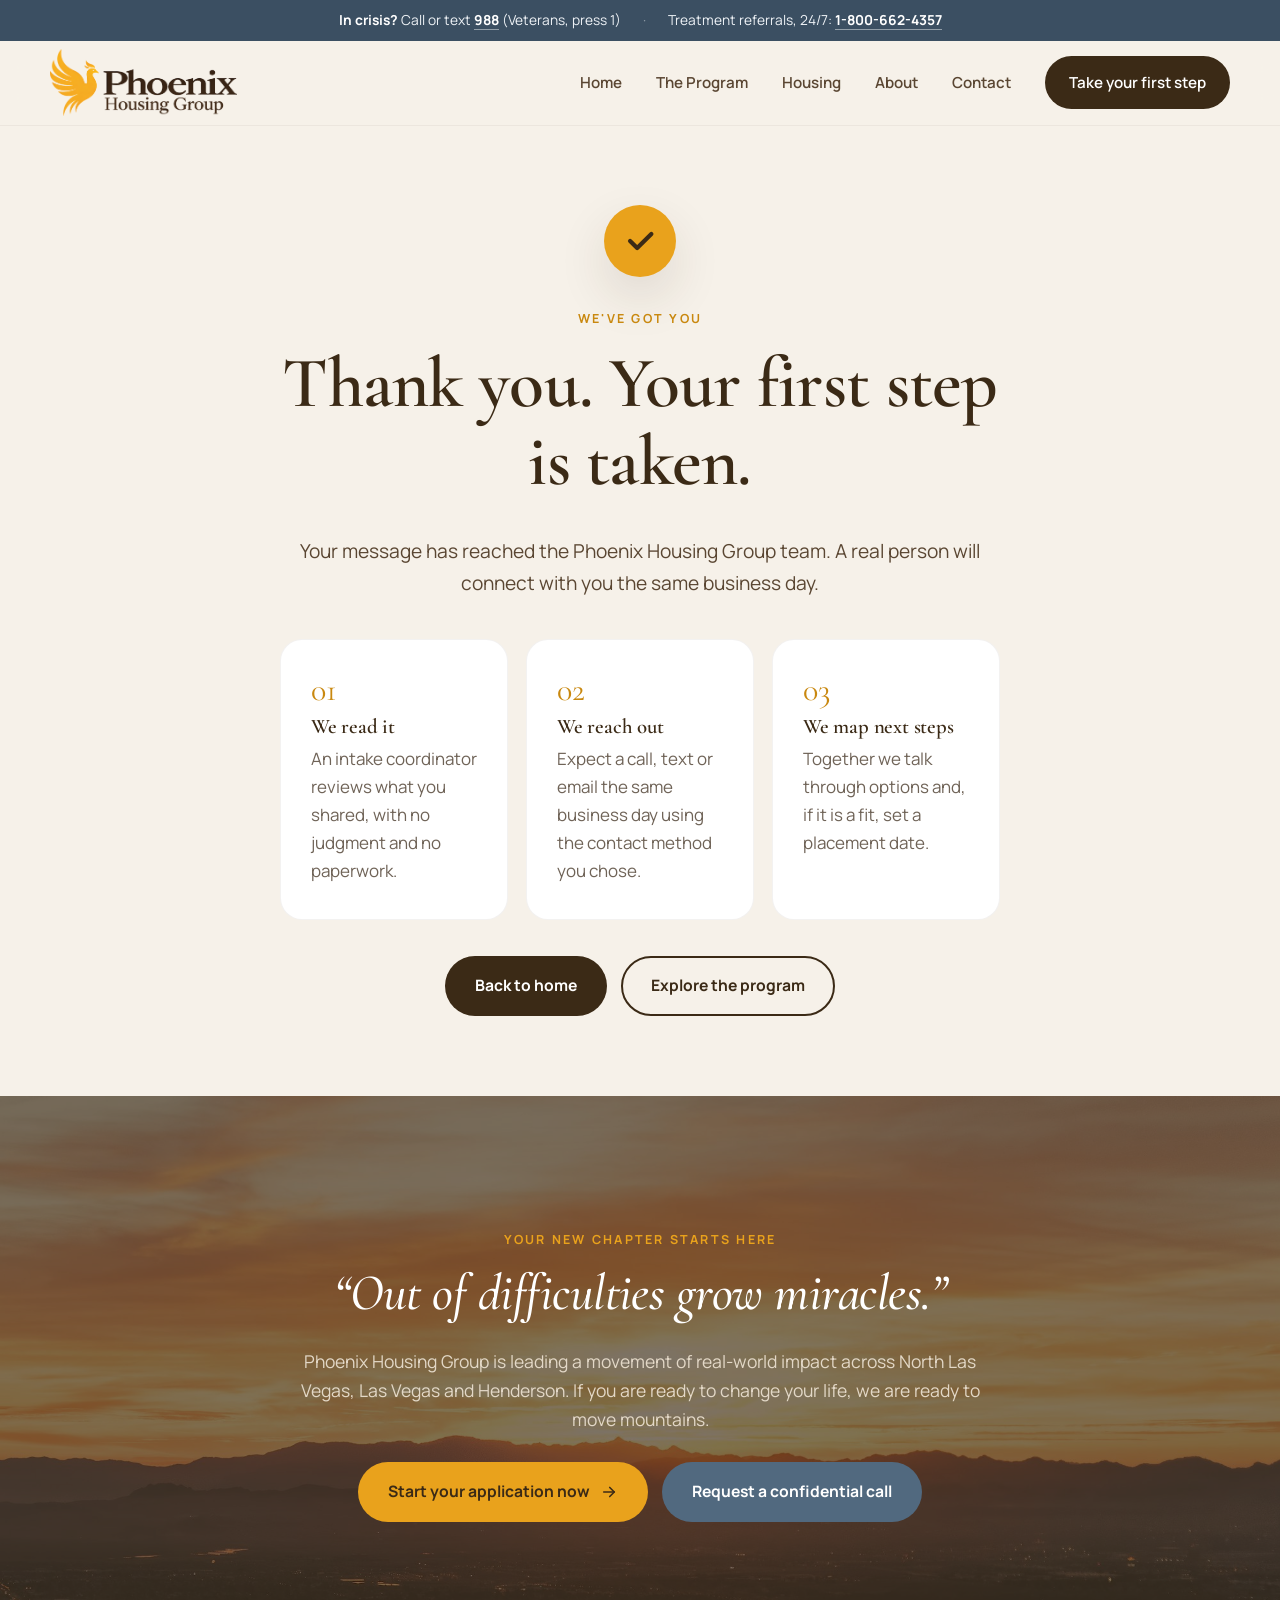
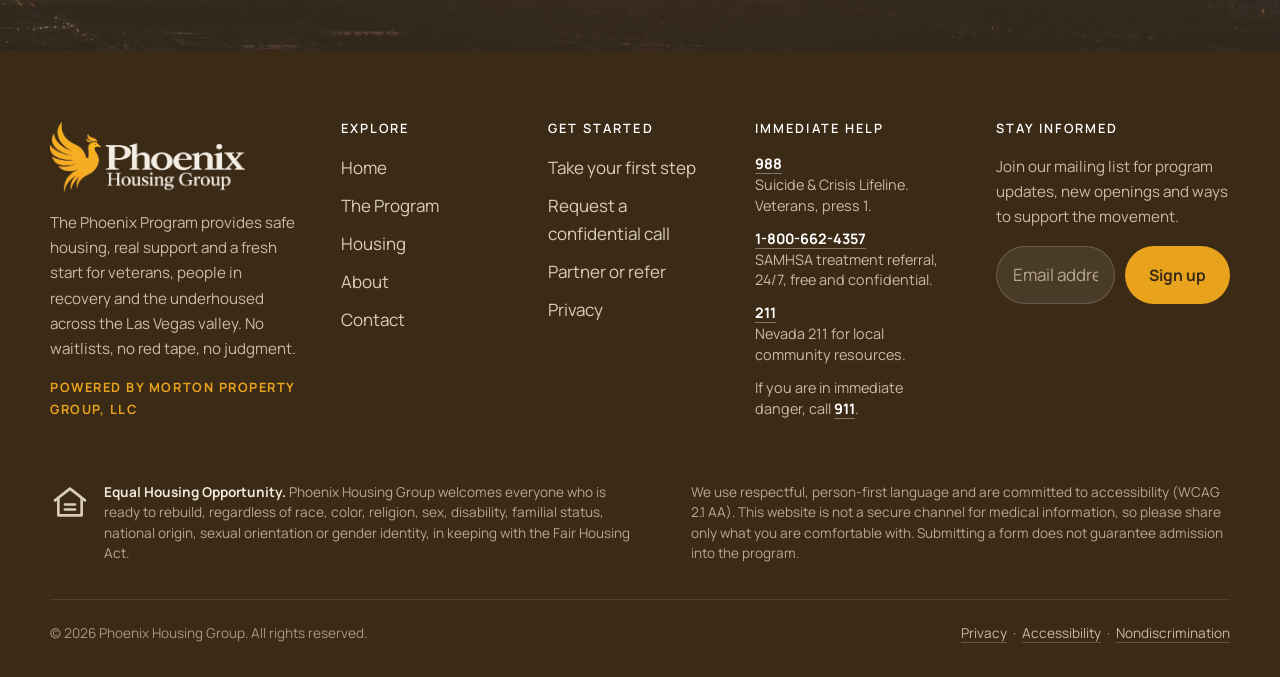
<file: thank-you.html>
<!DOCTYPE html>
<html lang="en">
<head>
<meta charset="utf-8">
<meta name="viewport" content="width=device-width, initial-scale=1">
<title>Thank You | Phoenix Housing Group</title>
<meta name="description" content="Thank you for contacting Phoenix Housing Group.">
<link rel="canonical" href="https://www.phoenixhousinggroup.com/thank-you">
<meta property="og:type" content="website">
<meta property="og:site_name" content="Phoenix Housing Group">
<meta property="og:title" content="Thank You | Phoenix Housing Group">
<meta property="og:description" content="Thank you for contacting Phoenix Housing Group.">
<meta property="og:url" content="https://www.phoenixhousinggroup.com/thank-you">
<meta property="og:image" content="https://www.phoenixhousinggroup.com/assets/img/og-share.jpg">
<meta property="og:image:secure_url" content="https://www.phoenixhousinggroup.com/assets/img/og-share.jpg">
<meta property="og:image:type" content="image/jpeg">
<meta property="og:image:width" content="1200">
<meta property="og:image:height" content="630">
<meta property="og:image:alt" content="Phoenix Housing Group: Come as you are. Restoration and revitalization in the Las Vegas valley.">
<meta property="og:locale" content="en_US">
<meta name="twitter:card" content="summary_large_image">
<meta name="twitter:title" content="Thank You | Phoenix Housing Group">
<meta name="twitter:description" content="Thank you for contacting Phoenix Housing Group.">
<meta name="twitter:image" content="https://www.phoenixhousinggroup.com/assets/img/og-share.jpg">
<meta name="robots" content="noindex, nofollow">
<meta name="author" content="Phoenix Housing Group">
<meta name="theme-color" content="#3b2a16">
<link rel="icon" type="image/png" href="assets/img/favicon.png">
<link rel="apple-touch-icon" href="assets/img/favicon.png">
<link rel="preconnect" href="https://fonts.googleapis.com">
<link rel="preconnect" href="https://fonts.gstatic.com" crossorigin>
<link href="https://fonts.googleapis.com/css2?family=Cormorant+Garamond:ital,wght@0,500;0,600;0,700;1,500&family=Manrope:wght@400;500;600;700;800&display=swap" rel="stylesheet">
<link rel="stylesheet" href="assets/css/style.css?v=1793136899">
<script type="application/ld+json">
{"@context":"https://schema.org","@type":"Organization","name":"Phoenix Housing Group","url":"https://www.phoenixhousinggroup.com","logo":"https://www.phoenixhousinggroup.com/assets/img/logo.png","description":"The Phoenix Program: supportive housing and restoration for veterans, people in recovery, and the underhoused in North Las Vegas and the Las Vegas valley.","areaServed":[{"@type":"City","name":"North Las Vegas"},{"@type":"City","name":"Las Vegas"},{"@type":"City","name":"Henderson"}]}
</script>
</head>
<body>
<a class="skip-link" href="#main">Skip to content</a>
<div class="help-bar">
  <div class="wrap">
    <span><strong>In crisis?</strong> Call or text <a href="tel:988">988</a> (Veterans, press 1)</span>
    <span class="sep">&middot;</span>
    <span>Treatment referrals, 24/7: <a href="tel:18006624357">1-800-662-4357</a></span>
  </div>
</div>
<header class="site-header">
  <div class="wrap">
    <a class="brand" href="index.html" aria-label="Phoenix Housing Group home"><img src="assets/img/logo.png" alt="Phoenix Housing Group"></a>
    <button class="nav-toggle" aria-label="Open menu" aria-expanded="false" aria-controls="nav"><span></span><span></span><span></span></button>
    <nav class="nav" id="nav" aria-label="Primary">
      <a href="index.html">Home</a><a href="program.html">The Program</a><a href="housing.html">Housing</a><a href="about.html">About</a><a href="contact.html">Contact</a>
      <a class="btn btn-primary" href="intake.html">Take your first step</a>
    </nav>
  </div>
</header>
<main id="main">

<section class="thanks">
  <div class="wrap narrow">
    <div class="tick"><svg viewBox="0 0 24 24" fill="none" stroke-width="3" stroke-linecap="round" stroke-linejoin="round"><path d="M5 12l5 5L20 7"/></svg></div>
    <span class="eyebrow">We've got you</span>
    <h1>Thank you. Your first step is taken.</h1>
    <p class="lead">Your message has reached the Phoenix Housing Group team. A real person will connect with you the same business day.</p>
    <div class="next-steps">
      <div class="card"><div class="n">01</div><h3>We read it</h3><p>An intake coordinator reviews what you shared, with no judgment and no paperwork.</p></div>
      <div class="card"><div class="n">02</div><h3>We reach out</h3><p>Expect a call, text or email the same business day using the contact method you chose.</p></div>
      <div class="card"><div class="n">03</div><h3>We map next steps</h3><p>Together we talk through options and, if it is a fit, set a placement date.</p></div>
    </div>
    <div class="hero-actions" style="justify-content:center">
      <a class="btn btn-primary" href="index.html">Back to home</a>
      <a class="btn btn-outline" href="program.html">Explore the program</a>
    </div>
  </div>
</section>
</main>
<section class="closing">
  <img class="bg-photo" src="assets/img/sunrise-valley.jpg" alt="">
  <div class="wrap narrow center">
    <span class="eyebrow">Your new chapter starts here</span>
    <h2>“Out of difficulties grow miracles.”</h2>
    <p>Phoenix Housing Group is leading a movement of real-world impact across North Las Vegas, Las Vegas and Henderson. If you are ready to change your life, we are ready to move mountains.</p>
    <div class="hero-actions" style="justify-content:center">
      <a class="btn btn-gold" href="intake.html">Start your application now <svg viewBox="0 0 24 24" fill="none" stroke="currentColor" stroke-width="2.2" stroke-linecap="round" stroke-linejoin="round"><path d="M5 12h14"/><path d="M13 6l6 6-6 6"/></svg></a>
      <a class="btn btn-slate" href="schedule.html">Request a confidential call</a>
    </div>
  </div>
</section>
<footer class="site-footer">
  <div class="wrap">
    <div class="footer-grid">
      <div class="footer-brand">
        <img class="logo" src="assets/img/logo-light.png" alt="Phoenix Housing Group">
        <p>The Phoenix Program provides safe housing, real support and a fresh start for veterans, people in recovery and the underhoused across the Las Vegas valley. No waitlists, no red tape, no judgment.</p>
        <p class="powered">Powered by Morton Property Group, LLC</p>
      </div>
      <div>
        <h4>Explore</h4>
        <ul>
          <li><a href="index.html">Home</a></li>
          <li><a href="program.html">The Program</a></li>
          <li><a href="housing.html">Housing</a></li>
          <li><a href="about.html">About</a></li>
          <li><a href="contact.html">Contact</a></li>
        </ul>
      </div>
      <div>
        <h4>Get started</h4>
        <ul>
          <li><a href="intake.html">Take your first step</a></li>
          <li><a href="schedule.html">Request a confidential call</a></li>
          <li><a href="contact.html#partners">Partner or refer</a></li>
          <li><a href="privacy.html">Privacy</a></li>
        </ul>
      </div>
      <div class="footer-help">
        <h4>Immediate help</h4>
        <ul>
          <li><a href="tel:988">988</a><br>Suicide &amp; Crisis Lifeline. Veterans, press 1.</li>
          <li><a href="tel:18006624357">1-800-662-4357</a><br>SAMHSA treatment referral, 24/7, free and confidential.</li>
          <li><a href="tel:211">211</a><br>Nevada 211 for local community resources.</li>
          <li>If you are in immediate danger, call <a href="tel:911">911</a>.</li>
        </ul>
      </div>
      <div class="footer-news">
        <h4>Stay informed</h4>
        <p>Join our mailing list for program updates, new openings and ways to support the movement.</p>
        <form class="newsletter" action="https://formsubmit.co/admin@phoenixhousinggroup.com" method="POST" data-phg-form>
          <input type="hidden" name="_subject" value="Newsletter signup (phoenixhousinggroup.com)">
          <input type="hidden" name="_next" value="https://www.phoenixhousinggroup.com/thank-you">
          <input type="hidden" name="_template" value="table">
          <input type="hidden" name="_captcha" value="false">
          <input type="hidden" name="form_type" value="Newsletter">
          <input type="text" name="_honey" class="honey" tabindex="-1" autocomplete="off">
          <label class="honey" for="nl-email">Email</label>
          <input id="nl-email" type="email" name="email" placeholder="Email address" required>
          <button class="btn btn-gold" type="submit">Sign up</button>
        </form>
      </div>
    </div>
    <div class="footer-legal">
      <div class="eho">
        <svg viewBox="0 0 24 24" fill="none" stroke-width="1.6" stroke-linecap="round" stroke-linejoin="round" aria-hidden="true"><path d="M3 11l9-7 9 7"/><path d="M5 10v10h14V10"/><path d="M9 13.5h6"/><path d="M9 16.5h6"/></svg>
        <p><strong>Equal Housing Opportunity.</strong> Phoenix Housing Group welcomes everyone who is ready to rebuild, regardless of race, color, religion, sex, disability, familial status, national origin, sexual orientation or gender identity, in keeping with the Fair Housing Act.</p>
      </div>
      <p>We use respectful, person-first language and are committed to accessibility (WCAG 2.1 AA). This website is not a secure channel for medical information, so please share only what you are comfortable with. Submitting a form does not guarantee admission into the program.</p>
    </div>
    <div class="footer-bottom">
      <span>&copy; <span data-year>2026</span> Phoenix Housing Group. All rights reserved.</span>
      <span><a href="privacy.html">Privacy</a> &nbsp;&middot;&nbsp; <a href="privacy.html#accessibility">Accessibility</a> &nbsp;&middot;&nbsp; <a href="privacy.html#nondiscrimination">Nondiscrimination</a></span>
    </div>
  </div>
</footer>
<script src="assets/js/main.js?v=1793136899"></script>
</body>
</html>
</file>
<file: assets/css/style.css>
/* Phoenix Housing Group : site styles */
:root {
  --cream: #f6f1e9;
  --cream-2: #efe7db;
  --sand: #e3d6c2;
  --gold: #e9a21c;
  --gold-deep: #c9880f;
  --brown: #3b2a16;
  --brown-2: #5a4632;
  --ink: #2a2118;
  --muted: #6f6357;
  --white: #ffffff;
  --radius: 22px;
  --radius-sm: 12px;
  --shadow: 0 20px 50px rgba(59, 42, 22, 0.12);
  --font-serif: "Cormorant Garamond", "Georgia", serif;
  --font-sans: "Manrope", "Helvetica Neue", Arial, sans-serif;
  --max: 1180px;
}

* { box-sizing: border-box; }
html { scroll-behavior: smooth; -webkit-text-size-adjust: 100%; }
body {
  margin: 0;
  font-family: var(--font-sans);
  font-size: 17px;
  line-height: 1.65;
  color: var(--ink);
  background: var(--cream);
}
img { max-width: 100%; display: block; }
a { color: inherit; }
h1, h2, h3, h4 {
  font-family: var(--font-serif);
  font-weight: 600;
  line-height: 1.08;
  margin: 0 0 0.5em;
  color: var(--brown);
  letter-spacing: -0.01em;
}
h1 { font-size: clamp(2.6rem, 5.6vw, 4.6rem); }
h2 { font-size: clamp(2rem, 3.8vw, 3.1rem); }
h3 { font-size: clamp(1.4rem, 2.2vw, 1.85rem); }
p { margin: 0 0 1.1em; }
.lead { font-size: 1.2rem; color: var(--brown-2); }
.eyebrow {
  display: inline-block;
  font-size: 0.78rem;
  letter-spacing: 0.18em;
  text-transform: uppercase;
  font-weight: 700;
  color: var(--gold-deep);
  margin-bottom: 1rem;
}
.wrap { width: min(var(--max), calc(100% - 48px)); margin: 0 auto; }
.section { padding: clamp(64px, 9vw, 120px) 0; }
.section.tight { padding: clamp(40px, 6vw, 72px) 0; }
.section.sand { background: var(--cream-2); }
.section.dark { background: var(--brown); color: #efe6d8; }
.section.dark h2, .section.dark h3 { color: var(--white); }
.section.dark .eyebrow { color: var(--gold); }
.section.dark p { color: #e3d8c7; }
.center { text-align: center; }
.narrow { max-width: 720px; margin-left: auto; margin-right: auto; }

/* Buttons */
.btn {
  display: inline-flex; align-items: center; gap: 10px;
  padding: 15px 28px; border-radius: 999px;
  font-weight: 700; font-size: 0.98rem; text-decoration: none;
  border: 2px solid transparent; cursor: pointer;
  transition: transform .18s ease, background .18s ease, color .18s ease, border-color .18s ease;
  font-family: var(--font-sans);
}
.btn:hover { transform: translateY(-2px); }
.btn-primary { background: var(--brown); color: var(--white); }
.btn-primary:hover { background: var(--ink); }
.btn-gold { background: var(--gold); color: var(--brown); }
.btn-gold:hover { background: var(--gold-deep); }
.btn-outline { border-color: var(--brown); color: var(--brown); background: transparent; }
.btn-outline:hover { background: var(--brown); color: var(--white); }
.section.dark .btn-outline { border-color: #efe6d8; color: #efe6d8; }
.section.dark .btn-outline:hover { background: #efe6d8; color: var(--brown); }
.btn svg { width: 18px; height: 18px; }

/* Header */
.site-header {
  position: sticky; top: 0; z-index: 50;
  background: rgba(246, 241, 233, 0.86);
  backdrop-filter: blur(14px); -webkit-backdrop-filter: blur(14px);
  border-bottom: 1px solid rgba(59, 42, 22, 0.08);
}
.site-header .wrap { display: flex; align-items: center; justify-content: space-between; height: 84px; }
.brand { display: flex; align-items: center; gap: 12px; text-decoration: none; }
.brand img { height: 67px; width: auto; }
.nav { display: flex; align-items: center; gap: 34px; }
.nav a { text-decoration: none; font-weight: 600; font-size: 0.95rem; color: var(--brown-2); position: relative; }
.nav a::after { content: ""; position: absolute; left: 0; right: 0; bottom: -8px; height: 2px; background: var(--gold); transform: scaleX(0); transform-origin: left; transition: transform .2s; }
.nav a:hover::after, .nav a.active::after { transform: scaleX(1); }
.nav a.active { color: var(--brown); }
.nav .btn { padding: 12px 22px; }
.nav a.btn-primary { color: var(--white); }
.nav a.btn-primary:hover { color: var(--white); }
.nav .btn::after { display: none; }
.nav-toggle { display: none; background: none; border: 0; cursor: pointer; padding: 8px; }
.nav-toggle span { display: block; width: 26px; height: 2px; background: var(--brown); margin: 6px 0; transition: .2s; }

/* Hero */
.hero { position: relative; overflow: hidden; }
.hero-grid { display: grid; grid-template-columns: 1.05fr 1fr; gap: clamp(32px, 5vw, 72px); align-items: center; padding: clamp(48px, 7vw, 96px) 0; }
.hero-copy h1 span { color: var(--gold-deep); font-style: italic; font-weight: 500; }
.hero-actions { display: flex; flex-wrap: wrap; gap: 14px; margin-top: 28px; }
.hero-media { position: relative; }
.hero-media .photo {
  border-radius: 200px 200px var(--radius) var(--radius);
  aspect-ratio: 4 / 4.6; object-fit: cover; object-position: 62% 40%; width: 100%; height: auto;
  box-shadow: var(--shadow);
}
.hero-media .badge {
  position: absolute; left: -20px; bottom: 40px;
  background: var(--white); border-radius: 18px; padding: 18px 22px;
  box-shadow: var(--shadow); display: flex; gap: 14px; align-items: center; max-width: 300px;
}
.hero-media .badge img { width: 44px; height: 44px; object-fit: contain; }
.hero-media .badge strong { display: block; font-family: var(--font-serif); font-size: 1.25rem; color: var(--brown); line-height: 1.1; }
.hero-media .badge small { color: var(--muted); font-size: 0.85rem; }
.hero-mark { position: absolute; right: -60px; top: -40px; width: 380px; opacity: 0.06; pointer-events: none; }

/* Trust strip */
.trust { border-top: 1px solid rgba(59,42,22,.1); border-bottom: 1px solid rgba(59,42,22,.1); background: var(--cream-2); }
.trust .wrap { display: grid; grid-template-columns: repeat(4, 1fr); }
.trust .item { padding: 26px 20px; text-align: center; }
.trust .item + .item { border-left: 1px solid rgba(59,42,22,.1); }
.trust strong { display: block; font-family: var(--font-serif); font-size: 1.5rem; color: var(--brown); }
.trust span { font-size: 0.86rem; color: var(--muted); }

/* Split blocks */
.split { display: grid; grid-template-columns: 1fr 1fr; gap: clamp(32px, 6vw, 88px); align-items: center; }
.split.reverse > :first-child { order: 2; }
.split .photo { border-radius: var(--radius); width: 100%; height: auto; aspect-ratio: 5 / 4; object-fit: cover; box-shadow: var(--shadow); }
.split .photo.tall { aspect-ratio: 4 / 5; }
.photo-stack { position: relative; margin-bottom: 12%; }
.photo-stack .photo-2 {
  position: absolute; width: 46%; right: -8%; bottom: -12%;
  border-radius: var(--radius-sm); border: 8px solid var(--cream); box-shadow: var(--shadow);
  aspect-ratio: 1; height: auto; object-fit: cover;
}
.section.sand .photo-stack .photo-2 { border-color: var(--cream-2); }
.check-list { list-style: none; padding: 0; margin: 20px 0 0; display: grid; gap: 12px; }
.check-list + .btn, .check-list + .hero-actions, .check-list + p { margin-top: 28px; }
p + .btn, ul + .btn { margin-top: 8px; }
.check-list li { display: flex; gap: 12px; align-items: flex-start; }
.check-list li::before {
  content: ""; flex: 0 0 22px; height: 22px; border-radius: 50%; margin-top: 3px;
  background: var(--gold) url("data:image/svg+xml,%3Csvg xmlns='http://www.w3.org/2000/svg' viewBox='0 0 24 24' fill='none' stroke='%233b2a16' stroke-width='3' stroke-linecap='round' stroke-linejoin='round'%3E%3Cpath d='M5 12l5 5L20 7'/%3E%3C/svg%3E") center/12px no-repeat;
}

/* Cards */
.cards { display: grid; grid-template-columns: repeat(3, 1fr); gap: 24px; }
.card {
  background: var(--white); border-radius: var(--radius); padding: 34px 30px;
  border: 1px solid rgba(59,42,22,.06); transition: transform .2s, box-shadow .2s;
  display: flex; flex-direction: column;
}
.card > p:last-child { margin-top: 0; }
.card.photo-card .body { display: flex; flex-direction: column; flex: 1; }
.card:hover { transform: translateY(-4px); box-shadow: var(--shadow); }
.card .icon { width: 52px; height: 52px; border-radius: 14px; background: rgba(233,162,28,.16); display: grid; place-items: center; margin-bottom: 20px; }
.card .icon svg { width: 26px; height: 26px; stroke: var(--gold-deep); }
.card h3 { font-size: 1.5rem; }
.card p { color: var(--muted); margin: 0; }
.card.photo-card { padding: 0; overflow: hidden; }
.card.photo-card img { aspect-ratio: 4/3; height: auto; object-fit: cover; width: 100%; }
.card.photo-card .body { padding: 26px 28px 30px; }

/* Stages */
.stages { display: grid; grid-template-columns: repeat(5, 1fr); gap: 18px; margin-top: 40px; }
.stage {
  background: var(--white); border-radius: var(--radius); padding: 28px 22px 26px;
  border: 1px solid rgba(59,42,22,.06); position: relative; overflow: hidden;
  display: flex; flex-direction: column;
}
.stage .meter { margin-top: auto; }
.stage .num { font-family: var(--font-serif); font-size: 3.2rem; line-height: 1; color: var(--gold); font-weight: 600; }
.stage h3 { font-size: 1.35rem; margin: 10px 0 8px; }
.stage p { font-size: 0.93rem; color: var(--muted); margin: 0 0 16px; }
.stage .meter { height: 8px; border-radius: 99px; background: var(--cream-2); overflow: hidden; }
.stage .meter i { display: block; height: 100%; background: linear-gradient(90deg, var(--gold-deep), var(--gold)); border-radius: 99px; }
.stage small { display: block; margin-top: 8px; font-size: 0.78rem; letter-spacing: .08em; text-transform: uppercase; color: var(--brown-2); font-weight: 700; }

/* Steps / timeline */
.timeline { counter-reset: step; display: grid; gap: 0; margin-top: 30px; }
.step { display: grid; grid-template-columns: 90px 1fr; gap: 24px; padding: 30px 0; border-top: 1px solid rgba(59,42,22,.12); }
.step:last-child { border-bottom: 1px solid rgba(59,42,22,.12); }
.step .n { font-family: var(--font-serif); font-size: 2.6rem; color: var(--gold-deep); line-height: 1; }
.step h3 { margin-bottom: 6px; }
.step p { margin: 0; color: var(--muted); }

/* Quote */
.quote { position: relative; }
.quote blockquote { margin: 0; font-family: var(--font-serif); font-size: clamp(1.6rem, 3vw, 2.4rem); line-height: 1.3; color: var(--white); font-weight: 500; }
.quote cite { display: block; margin-top: 22px; font-style: normal; font-family: var(--font-sans); font-size: 0.9rem; letter-spacing: .1em; text-transform: uppercase; color: var(--gold); font-weight: 700; }
.bg-photo { position: absolute; inset: 0; object-fit: cover; width: 100%; height: 100%; opacity: .22; }
.section.dark.quote .wrap { position: relative; }

/* CTA band */
.cta-band { background: linear-gradient(135deg, var(--gold) 0%, #f2b93f 100%); color: var(--brown); }
.cta-band h2 { color: var(--brown); }
.cta-band .wrap { display: grid; grid-template-columns: 1.4fr 1fr; gap: 40px; align-items: center; }
.cta-band .actions { display: flex; gap: 14px; flex-wrap: wrap; justify-content: flex-end; }

/* Forms */
.form-card { background: var(--white); border-radius: var(--radius); padding: clamp(28px, 4vw, 48px); box-shadow: var(--shadow); border: 1px solid rgba(59,42,22,.06); }
.form-grid { display: grid; grid-template-columns: 1fr 1fr; gap: 18px; }
.form-grid .full { grid-column: 1 / -1; }
label { display: block; font-weight: 700; font-size: 0.88rem; color: var(--brown); margin-bottom: 7px; }
label .req { color: var(--gold-deep); }
input[type=text], input[type=email], input[type=tel], select, textarea {
  width: 100%; padding: 14px 16px; border-radius: 12px; border: 1.5px solid rgba(59,42,22,.16);
  background: var(--cream); font: inherit; color: var(--ink); transition: border-color .15s, box-shadow .15s;
}
input:focus, select:focus, textarea:focus { outline: none; border-color: var(--gold); box-shadow: 0 0 0 4px rgba(233,162,28,.18); background: var(--white); }
textarea { min-height: 150px; resize: vertical; }
.checkbox { display: flex; gap: 10px; align-items: flex-start; font-weight: 500; font-size: 0.92rem; color: var(--brown-2); }
.checkbox input { margin-top: 5px; accent-color: var(--gold-deep); }
.form-note { font-size: 0.85rem; color: var(--muted); margin-top: 14px; }
.form-error { margin: 14px 0 0; color: #a4381f; font-weight: 600; font-size: 0.92rem; }
.honey { position: absolute; left: -9999px; opacity: 0; height: 0; width: 0; }

/* Footer */
.site-footer { background: var(--brown); color: #d9cdb9; padding: 72px 0 32px; }
.footer-grid { display: grid; grid-template-columns: 1.4fr 1fr 1fr 1.4fr; gap: 40px; }
.site-footer h4 { color: var(--white); font-family: var(--font-sans); font-size: 0.8rem; letter-spacing: .16em; text-transform: uppercase; margin-bottom: 18px; }
.site-footer ul { list-style: none; margin: 0; padding: 0; display: grid; gap: 10px; }
.site-footer a { color: #d9cdb9; text-decoration: none; }
.site-footer a:hover { color: var(--gold); }
.site-footer .logo { height: 70px; width: auto; margin-bottom: 18px; }
.site-footer p { font-size: 0.95rem; color: #c8bba6; }
.newsletter { display: flex; gap: 10px; }
.newsletter input { border-radius: 999px; background: rgba(255,255,255,.08); border-color: rgba(255,255,255,.18); color: var(--white); }
.newsletter input::placeholder { color: #b7a891; }
.newsletter .btn { padding: 12px 22px; white-space: nowrap; }
.footer-bottom { margin-top: 56px; padding-top: 24px; border-top: 1px solid rgba(255,255,255,.12); display: flex; justify-content: space-between; flex-wrap: wrap; gap: 12px; font-size: 0.85rem; color: #a8987f; }
.footer-bottom a { color: #c8bba6; }

/* Page hero (inner pages) */
.page-hero { position: relative; overflow: hidden; color: var(--white); }
.page-hero img { position: absolute; inset: 0; width: 100%; height: 100%; object-fit: cover; }
.page-hero::after { content: ""; position: absolute; inset: 0; background: linear-gradient(180deg, rgba(42,33,24,.35), rgba(42,33,24,.78)); }
.page-hero .wrap { position: relative; z-index: 1; padding: clamp(90px, 14vw, 170px) 0 clamp(60px, 8vw, 100px); max-width: 820px; }
.page-hero h1 { color: var(--white); }
.page-hero .eyebrow { color: var(--gold); }
.page-hero p { font-size: 1.15rem; color: #efe6d8; max-width: 640px; }

/* Values / stats */
.stats { display: grid; grid-template-columns: repeat(3, 1fr); gap: 24px; }
.stat { background: var(--white); border-radius: var(--radius); padding: 30px; text-align: center; border: 1px solid rgba(59,42,22,.06); display: flex; flex-direction: column; justify-content: center; }
.stat strong { display: block; font-family: var(--font-serif); font-size: 2.6rem; color: var(--gold-deep); line-height: 1; margin-bottom: 8px; }
.stat span { color: var(--muted); font-size: 0.95rem; }

/* FAQ */
.faq details { border-top: 1px solid rgba(59,42,22,.12); padding: 22px 0; }
.faq details:last-child { border-bottom: 1px solid rgba(59,42,22,.12); }
.faq summary { cursor: pointer; font-family: var(--font-serif); font-size: 1.4rem; font-weight: 600; color: var(--brown); list-style: none; display: flex; justify-content: space-between; align-items: center; gap: 20px; }
.faq summary::-webkit-details-marker { display: none; }
.faq summary::after { content: "+"; font-size: 1.8rem; color: var(--gold-deep); font-weight: 400; transition: transform .2s; }
.faq details[open] summary::after { transform: rotate(45deg); }
.faq details p { margin: 14px 0 0; color: var(--muted); max-width: 760px; }

/* Thank you */
.thanks { min-height: 70vh; display: grid; place-items: center; text-align: center; padding: 80px 0; }
.thanks img { width: 110px; margin: 0 auto 24px; }
.thanks .tick { width: 72px; height: 72px; border-radius: 50%; background: var(--gold); display: grid; place-items: center; margin: 0 auto 26px; box-shadow: var(--shadow); }
.thanks .tick svg { width: 34px; height: 34px; stroke: var(--brown); }
.next-steps { display: grid; grid-template-columns: repeat(3, 1fr); gap: 18px; margin: 40px auto 36px; max-width: 900px; text-align: left; }
.next-steps .card h3 { font-size: 1.3rem; margin-bottom: 6px; }
.next-steps .card .n { font-family: var(--font-serif); font-size: 2rem; color: var(--gold-deep); line-height: 1; margin-bottom: 10px; }
@media (max-width: 820px) { .next-steps { grid-template-columns: 1fr; } }

/* Prose (privacy) */
.prose { max-width: 780px; }
.prose h2 { font-size: 1.7rem; margin-top: 2em; }
.prose p, .prose li { color: var(--brown-2); }

/* Reveal animations */
.reveal { opacity: 0; transform: translateY(22px); transition: opacity .7s ease, transform .7s ease; }
.reveal.in { opacity: 1; transform: none; }
@media (prefers-reduced-motion: reduce) { .reveal { opacity: 1; transform: none; transition: none; } }

/* Responsive */
@media (max-width: 1024px) {
  .cards, .stats { grid-template-columns: repeat(2, 1fr); }
  .stages { grid-template-columns: repeat(3, 1fr); }
  .footer-grid { grid-template-columns: 1fr 1fr; }
  .trust .wrap { grid-template-columns: repeat(2, 1fr); }
  .trust .item:nth-child(3) { border-left: 0; }
  .trust .item:nth-child(n+3) { border-top: 1px solid rgba(59,42,22,.1); }
}
@media (max-width: 820px) {
  body { font-size: 16px; }
  .site-header .wrap { height: 72px; }
  .brand img { height: 55px; }
  .nav-toggle { display: block; }
  .nav {
    position: fixed; inset: 72px 0 auto 0; background: var(--cream); flex-direction: column; align-items: stretch; gap: 0;
    padding: 12px 24px 24px; border-bottom: 1px solid rgba(59,42,22,.1); transform: translateY(-120%); transition: transform .25s ease; box-shadow: var(--shadow);
  }
  .nav.open { transform: none; }
  .nav a { padding: 14px 0; border-bottom: 1px solid rgba(59,42,22,.08); font-size: 1.05rem; }
  .nav a::after { display: none; }
  .nav .btn { margin-top: 16px; justify-content: center; }
  .hero-grid, .split, .split.reverse { grid-template-columns: 1fr; }
  .split.reverse > :first-child { order: 0; }
  .hero-media .badge { left: 12px; bottom: 16px; }
  .hero-media .photo { aspect-ratio: 4 / 4.4; }
  .cards, .stats, .stages { grid-template-columns: 1fr; }
  .cta-band .wrap { grid-template-columns: 1fr; }
  .cta-band .actions { justify-content: flex-start; }
  .form-grid { grid-template-columns: 1fr; }
  .footer-grid { grid-template-columns: 1fr; }
  .step { grid-template-columns: 60px 1fr; gap: 16px; }
  .photo-stack .photo-2 { right: 0; bottom: -8%; }
  .newsletter { flex-direction: column; }
}
@media (max-width: 480px) {
  .wrap { width: calc(100% - 36px); }
  .trust .wrap { grid-template-columns: 1fr; }
  .trust .item { border-left: 0 !important; }
  .trust .item + .item { border-top: 1px solid rgba(59,42,22,.1); }
}

/* ---- Phoenix Program additions ---- */
.hero-sunrise { color: var(--white); }
.hero-sunrise .hero-bg { position: absolute; inset: 0; width: 100%; height: 100%; object-fit: cover; object-position: center 40%; z-index: 0; }
.hero-sunrise::before { content: ""; position: absolute; inset: 0; z-index: 1; background: linear-gradient(90deg, rgba(42,33,24,.8) 0%, rgba(42,33,24,.55) 55%, rgba(42,33,24,.22) 100%); }
.hero-sunrise .hero-grid { position: relative; z-index: 2; }
.hero-sunrise h1 { color: var(--white); font-size: clamp(3rem, 6.4vw, 5.4rem); }
.hero-sunrise h1 span { color: var(--gold); }
.hero-sunrise .eyebrow { color: var(--gold); }
.hero-sunrise .lead { color: #f3ebdd; font-family: var(--font-serif); font-size: clamp(1.4rem, 2.4vw, 1.9rem); font-weight: 500; }
.hero-sunrise .tagline { color: #e6dbc8; max-width: 560px; }
.btn-outline.light { border-color: #f3ebdd; color: #f3ebdd; }
.btn-outline.light:hover { background: #f3ebdd; color: var(--brown); }
.hero-sunrise .hero-media .badge strong { color: var(--brown); }

.closing { position: relative; overflow: hidden; background: var(--brown); color: #efe6d8; padding: clamp(72px, 10vw, 130px) 0; }
.closing .bg-photo { opacity: .35; }
.closing .wrap { position: relative; }
.closing h2 { color: var(--white); font-style: italic; font-weight: 500; font-size: clamp(2rem, 4vw, 3.2rem); }
.closing p { color: #e3d8c7; font-size: 1.1rem; }
.closing .eyebrow { color: var(--gold); }
.closing .btn-outline { border-color: #efe6d8; color: #efe6d8; }
.closing .btn-outline:hover { background: #efe6d8; color: var(--brown); }

.site-footer .powered { font-size: .8rem; letter-spacing: .12em; text-transform: uppercase; color: var(--gold); font-weight: 700; }
.powered-inline { font-size: .85rem; letter-spacing: .1em; text-transform: uppercase; color: var(--gold-deep); font-weight: 700; }

.cards.manifesto { grid-template-columns: repeat(2, 1fr); }
.cards.manifesto .card h3 { font-size: 1.6rem; }
.stages.flow { grid-template-columns: repeat(4, 1fr); }
.stages.flow .stage .btn { margin-top: auto; align-self: flex-start; padding: 11px 20px; font-size: .9rem; }
.stages.flow .stage p { margin-bottom: 18px; }

.step h3 .tag { font-family: var(--font-sans); font-size: .8rem; color: var(--gold-deep); letter-spacing: .1em; text-transform: uppercase; margin-left: 10px; }

.label-text { display: block; font-weight: 700; font-size: 0.88rem; color: var(--brown); margin-bottom: 10px; }
.choice-grid { display: grid; grid-template-columns: 1fr 1fr; gap: 10px 18px; }
.choice-grid .checkbox { align-items: flex-start; }
.choice-grid .checkbox input { margin-top: 4px; }
.choice-grid.days { display: flex; flex-wrap: wrap; gap: 8px 18px; }

@media (max-width: 1024px) {
  .stages.flow { grid-template-columns: repeat(2, 1fr); }
}
@media (max-width: 820px) {
  .cards.manifesto, .stages.flow { grid-template-columns: 1fr; }
  .hero-sunrise::before { background: linear-gradient(180deg, rgba(42,33,24,.82) 0%, rgba(42,33,24,.7) 100%); }
  .choice-grid { grid-template-columns: 1fr; }
}

/* ---- Intake additions ---- */
.form-section { border-top: 1px solid rgba(59,42,22,.12); padding-top: 22px; margin-top: 6px; }
.form-section h3 { font-size: 1.35rem; margin-bottom: 4px; }
.label-text em { font-style: normal; font-weight: 500; color: var(--muted); }
.choice-grid.three { grid-template-columns: repeat(2, 1fr); }
.radio-list { display: grid; gap: 10px; }
.radio-list .checkbox { align-items: flex-start; }
.radio-list .checkbox input { margin-top: 5px; }
.other-field { margin-top: 12px; }
.other-field[hidden] { display: none; }
.insurance-box { margin-top: 36px; background: var(--white); border-radius: var(--radius); padding: 26px 28px; border: 1px solid rgba(59,42,22,.06); }
.insurance-box p { color: var(--muted); font-size: .95rem; }
.check-list.compact { grid-template-columns: 1fr 1fr; gap: 8px 16px; margin-top: 10px; }
.check-list.compact li { font-size: .95rem; }
@media (max-width: 1024px) { .choice-grid.three { grid-template-columns: 1fr 1fr; } }
@media (max-width: 820px) { .choice-grid.three, .check-list.compact { grid-template-columns: 1fr; } }

/* =====================================================================
   DESIGN REFRESH v2 : Sanzo Wada palette, reduced dividers, sector standards
   Palette refs: Dictionary of Color Combinations (Wada Sanzo)
   #192 Cream Yellow + Vandyke Brown + Deep Violet/Plumbeous
   #296 Ochraceous Salmon + Pale Raw Umber + Slate
   ===================================================================== */
:root{
  --slate:#51697f;         /* Plumbeous, calming blue (healthcare-standard) */
  --slate-deep:#3b4f62;
  --slate-soft:#eef1f4;
  --slate-tint:#dde4ea;
  --terracotta:#c67f56;    /* Ochraceous Salmon, warm accent */
  --terracotta-deep:#a9663f;
  --terracotta-soft:#f5e5d9;
  --gold-soft:#fbeccb;
}

/* --- Lighter header, fewer hard lines --- */
.site-header{ border-bottom:0; box-shadow:0 1px 0 rgba(59,42,22,.05); }

/* --- Accessibility: skip link --- */
.skip-link{ position:absolute; left:-9999px; top:0; z-index:200; background:var(--brown); color:#fff;
  padding:12px 20px; border-radius:0 0 12px 0; font-weight:700; text-decoration:none; }
.skip-link:focus{ left:0; }
:focus-visible{ outline:3px solid var(--slate); outline-offset:2px; }

/* --- Crisis / immediate-help bar --- */
.help-bar{ background:var(--slate-deep); color:#eef2f6; font-size:.86rem;
  padding-top:env(safe-area-inset-top,0px); }
.help-bar .wrap{ display:flex; align-items:center; justify-content:center; gap:6px 22px;
  flex-wrap:wrap; padding:9px 0; text-align:center; }
.help-bar strong{ color:#fff; font-weight:700; }
.help-bar a{ color:#fff; text-decoration:none; font-weight:700; border-bottom:1px solid rgba(255,255,255,.45); }
.help-bar a:hover{ border-color:#fff; }
.help-bar .sep{ opacity:.45; }
@media (max-width:640px){ .help-bar .sep{ display:none; } .help-bar .wrap{ gap:2px 14px; font-size:.82rem; } }

/* --- Trust strip: remove dividers, calm spaced columns --- */
.trust{ border:0; background:var(--cream-2); }
.trust .wrap{ gap:10px; padding:10px 0; }
.trust .item, .trust .item + .item{ border:0 !important; }
.trust strong{ color:var(--brown); }

/* --- Multi-hue icon tiles (Sanzo rotation across cards) --- */
.cards .card:nth-child(3n+2) .icon{ background:rgba(81,105,127,.14); }
.cards .card:nth-child(3n+2) .icon svg{ stroke:var(--slate-deep); }
.cards .card:nth-child(3n+3) .icon{ background:rgba(198,127,86,.16); }
.cards .card:nth-child(3n+3) .icon svg{ stroke:var(--terracotta-deep); }
.cards.manifesto .card:nth-child(2n) .icon{ background:rgba(81,105,127,.14); }
.cards.manifesto .card:nth-child(2n) .icon svg{ stroke:var(--slate-deep); }

/* --- Slate (calming) section variant --- */
.section.slate{ background:var(--slate-soft); }
.section.slate .eyebrow{ color:var(--slate-deep); }
.section.slate .stage .num{ color:var(--terracotta-deep); }

/* --- Timeline: cards instead of divider lines --- */
.timeline{ gap:14px; margin-top:28px; }
.step{ border:0 !important; background:var(--white); border-radius:var(--radius);
  padding:24px 28px; grid-template-columns:72px 1fr; align-items:start; }
.step:last-child{ border:0 !important; }
.step .n{ font-size:2.2rem; color:var(--terracotta-deep); }
.section.slate .step{ background:#fff; }

/* --- FAQ: soft cards, no rule lines --- */
.faq details{ border:0; background:var(--white); border-radius:var(--radius-sm);
  padding:6px 26px; margin-bottom:12px; box-shadow:0 1px 2px rgba(59,42,22,.04); }
.faq details:last-child{ border:0; }
.faq summary{ padding:20px 0; font-size:1.3rem; }
.faq details[open]{ box-shadow:var(--shadow); }

/* --- Buttons: add calming slate secondary --- */
.btn-slate{ background:var(--slate); color:#fff; }
.btn-slate:hover{ background:var(--slate-deep); }
.cta-band .btn-outline{ border-color:var(--brown); color:var(--brown); }

/* --- Form focus in slate for a clinical-calm feel; form sections lose divider --- */
input:focus, select:focus, textarea:focus{ border-color:var(--slate);
  box-shadow:0 0 0 4px rgba(81,105,127,.16); background:var(--white); }
.form-section{ border:0; padding-top:10px; margin-top:14px; }
.form-reassure{ display:flex; gap:12px; align-items:flex-start; background:var(--slate-soft);
  border-radius:14px; padding:16px 18px; margin:0 0 22px; font-size:.92rem; color:var(--slate-deep); }
.form-reassure svg{ flex:0 0 22px; width:22px; height:22px; stroke:var(--slate-deep); margin-top:1px; }
.insurance-box{ background:var(--slate-soft); border:0; }
.insurance-box .eyebrow{ color:var(--slate-deep); }

/* --- Footer: resources + legal, minimal dividing lines --- */
.footer-grid{ grid-template-columns:1.5fr 1fr 1fr 1.2fr 1.4fr; }
.footer-help ul{ gap:12px; }
.footer-help li{ font-size:.9rem; color:#c8bba6; line-height:1.45; }
.footer-help a{ color:#fff; font-weight:700; border-bottom:1px solid rgba(255,255,255,.35); }
.footer-help a:hover{ color:var(--gold); }
.footer-legal{ margin-top:48px; display:grid; grid-template-columns:1.1fr 1fr; gap:28px 48px; align-items:start; }
.footer-legal .eho{ display:flex; gap:14px; align-items:flex-start; }
.footer-legal .eho svg{ flex:0 0 40px; width:40px; height:40px; stroke:#d9cdb9; }
.footer-legal p{ font-size:.85rem; color:#b7a891; margin:0; line-height:1.5; }
.footer-legal strong{ color:#efe6d8; }
.footer-bottom{ margin-top:36px; padding-top:22px; border-top:1px solid rgba(255,255,255,.1); }
.footer-bottom a{ border-bottom:1px solid rgba(255,255,255,.2); text-decoration:none; }

@media (max-width:1024px){
  .footer-grid{ grid-template-columns:1fr 1fr; }
  .footer-legal{ grid-template-columns:1fr; }
}
@media (max-width:820px){
  .footer-grid{ grid-template-columns:1fr; }
  .step{ grid-template-columns:52px 1fr; gap:14px; padding:20px 22px; }
}
</file>
